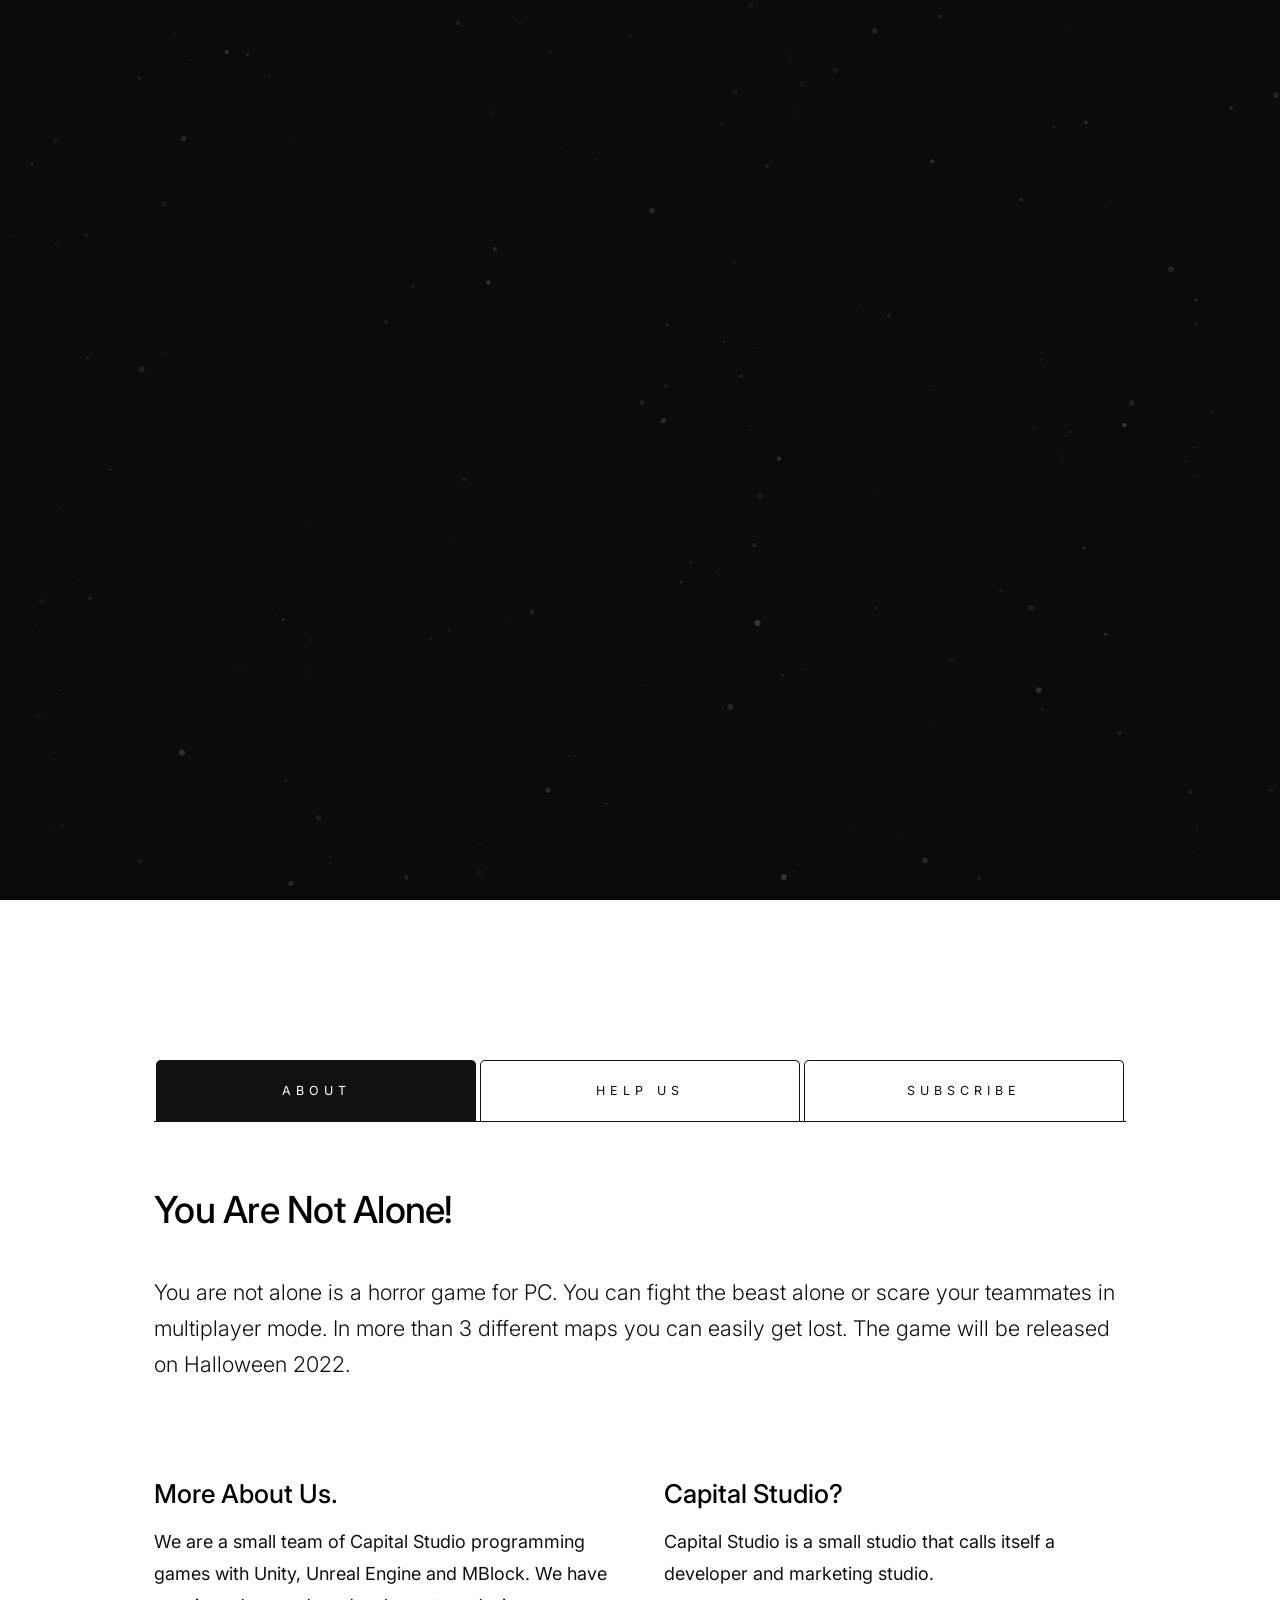
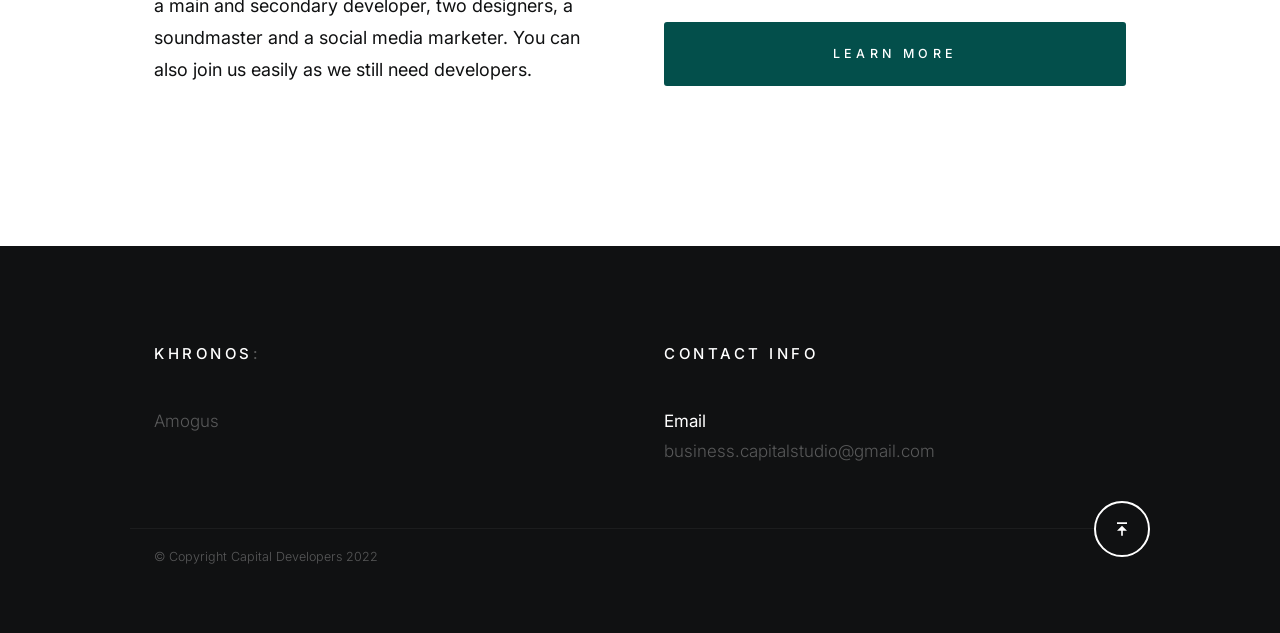
<file: index.html>
<!DOCTYPE html>
<html lang="en" class="no-js" >
<head>

    <!--- basic page needs
    ================================================== -->
    <meta charset="utf-8">
    <meta name="viewport" content="width=device-width, initial-scale=1">
    <title>Capital Developers</title>
    <meta property="og:title" content="Capital Developers - Get our new Horror Game" />
    <meta property="og:type" content="website" />
    <meta property="og:url" content="https://capital-development.github.io" />
    <meta property="og:image" content="https://cdn.pixabay.com/photo/2021/04/21/10/17/meme-6195988_960_720.png" />
    <meta property="og:description" content="Get our New Horror Game! It's for free" />
    <meta name="theme-color" content="#FF0000">

    <!-- Include this to make the og:image larger -->
    <meta name="twitter:card" content="summary_large_image">


    <script>
        document.documentElement.classList.remove('no-js');
        document.documentElement.classList.add('js');
    </script>

    <!-- CSS
    ================================================== -->
    <link rel="stylesheet" href="css/vendor.css">
    <link rel="stylesheet" href="css/styles.css">

    <!-- favicons
    ================================================== -->
    <link rel="apple-touch-icon" sizes="180x180" href="apple-touch-icon.png">
    <link rel="icon" type="image/png" sizes="32x32" href="favicon-32x32.png">
    <link rel="icon" type="image/png" sizes="16x16" href="favicon-16x16.png">
    <link rel="manifest" href="site.webmanifest">

</head>

<body id="top" class="theme-particles">


    <!-- preloader
    ================================================== -->
    <div id="preloader">
        <div id="loader"></div>
    </div>


    <!-- page wrap
    ================================================== -->
    <div class="s-pagewrap">


        <!-- # header
        ================================================== -->
        <header class="s-header">
            <div class="row s-header__content">

                <div class="s-header__logo">
                    <a class="logo" href="https://capital-studio.github.io" target="_blank">
                        <img src="images/logo.png" alt="Homepage">
                    </a>
                </div>
    


            </div> <!-- end s-header__content -->
        </header> <!-- end s-header -->


        <!-- # intro 
        ================================================== -->
        <section id="intro" class="s-intro">

            <div id="particles-js" class="s-intro__particles"></div>

            <div class="row s-intro__content">
                <div class="column lg-12">
                    
                    <div class="counter">
                        <div class="counter__time">
                            <span class="ss-days">365</span>
                            <span>days</span>
                        </div>
                        <div class="counter__time">
                            <span class="ss-hours">01</span>
                            <span>hours</span>
                        </div>
                        <div class="counter__time minutes">
                            <span class="ss-minutes">01</span>
                            <span>mins</span>
                        </div>
                        <div class="counter__time">
                            <span class="ss-seconds">55</span>
                            <span>secs</span>
                        </div>
                    </div>  <!-- end counter -->

                    <div class="s-intro__content-bottom">
                        <h1 class="s-intro__content-title">New Game is comming Soon</h1>
                        <p>
                            A new horror game is in development.
                        </p>
                    </div>

                </div>

                <div class="s-intro__scroll">
                    <p class="scroll-text">Scroll For More</p>
                    <a href="#info" class="smoothscroll">
                        <div class="mouse"></div>
                    </a>
                    <div class="end-top"></div>
                </div> <!-- end s-intro__scroll -->

            </div> <!-- intro__content -->

        </section> <!-- end s-intro -->


        <!-- # info
        ================================================== -->
        <section id="info" class="s-info">

            <div class="s-info__bg"></div>

            <div class="row">
                <div class="column lg-12">

                    <nav class="tab-nav">
                        <ul class="tab-nav__list"> 
                            <li class="active" data-id="tab-about">
                                <a href="#tab-about">
                                    About
                                </a>
                            </li>
                            <li>
                                <a href="#tab-services">
                                    Help Us
                                </a>
                            </li>
                            <li>
                                <a href="#tab-contact">
                                    Subscribe
                                </a>
                            </li>
                        </ul>
                    </nav> <!-- end tab-nav -->
        
                    <div class="tab-content">
        
                        <!-- 01 - tab about -->
                        <div id="tab-about" class='tab-content__item'>
        
                            <div class="row tab-content__item-header">
                                <div class="column">
                                    <h2>You Are Not Alone!</h2>
                                </div>
                            </div>
        
                            <div class="row">
                                <div class="column">
                                    <p class="lead">
                                        You are not alone is a horror game for PC. You can fight the beast alone or scare your teammates in multiplayer mode. In more than 3 different maps you can easily get lost.  The game will be released on Halloween 2022.
                                    </p>
        
                                    <p>
                                    </p>
        
                                    <div class="row">
                                        <div class="column lg-6 tab-12">
                                            <h4>More About Us.</h4>
                                            <p>
                                                We are a small team of Capital Studio programming games with Unity, Unreal Engine and MBlock. We have a main and secondary developer, two designers, a soundmaster and a social media marketer. You can also join us easily as we still need developers.
                                            </p>
                                        </div>
                                        <div class="column lg-6 tab-12">
                                            <h4>Capital Studio?</h4>
                                            <p>
                                                Capital Studio is a small studio that calls itself a developer and marketing studio. 
                                            </p>
                                            <a href="https://capital-studio.github.io" class="btn btn--primary u-fullwidth">Learn More</a>
                                        </div>
                                    </div>
                                </div>
                            </div>
                            
                        </div> <!-- end 01 - tab about -->
        
                        <!-- 02 - tab services -->
                        <div id="tab-services" class='tab-content__item'>
        
                            <div class="row tab-content__item-header">
                                <div class="column">
                                    <h2>We need your help!</h2>
                                </div>
                            </div>
        
                            <div class="row">
                                <div class="column">
                                    <p class="lead">
                                        We are a team of three developers who urgently need support. We are three students from Germany who do this project voluntarily, and therefore do not have so much time to develop. Please contact us if you feel like joining us.
                                    </p>
                                </div>
                            </div>
        
                            <div class="row services-list block-lg-one-half block-md-one-half block-tab-whole">
        
                    
                                <div class="column services-list__item">
                                    <div class="services-list__item-icon">
                                        <svg xmlns="http://www.w3.org/2000/svg" width="24" height="24" viewBox="0 0 24 24" style="fill:rgba(0, 0, 0, 1);transform:;-ms-filter:"><path d="M18.277,8C18.624,8.596,19.262,9,20,9c1.104,0,2-0.896,2-2s-0.896-2-2-2c-0.738,0-1.376,0.404-1.723,1H16V4 c0-0.553-0.447-1-1-1H9C8.448,3,8,3.447,8,4v2H5.723C5.376,5.404,4.738,5,4,5C2.896,5,2,5.896,2,7s0.896,2,2,2 c0.738,0,1.376-0.404,1.723-1H8v0.369C5.133,9.84,4.318,12.534,4.091,14H3c-0.552,0-1,0.447-1,1v4c0,0.553,0.448,1,1,1h4 c0.552,0,1-0.447,1-1v-4c0-0.553-0.448-1-1-1H6.123c0.197-0.959,0.718-2.406,2.085-3.418C8.391,10.829,8.669,11,9,11h6 c0.331,0,0.61-0.171,0.792-0.419c1.373,1.013,1.895,2.458,2.089,3.419H17c-0.553,0-1,0.447-1,1v4c0,0.553,0.447,1,1,1h4 c0.553,0,1-0.447,1-1v-4c0-0.553-0.447-1-1-1h-1.092C19.681,12.534,18.866,9.839,16,8.368V8H18.277z M6,18H4v-2h2V18z M20,18h-2v-2 h2V18z M14,9h-4V8V6V5h4V9z"></path></svg>
                                    </div>
                                    <div class="services-list__item-content">
                                        <h4 class="item-title">Designers</h4>
                                        <p>
                                            If you are good at creating simple 3d objects in Blender and Unity, you are perfect for this job. Here you can design simple things like furniture or other things.
                                        </p>
                                    </div>
                                </div>
                    
                                <div class="column services-list__item">
                                    <div class="services-list__item-icon">
                                        <svg xmlns="http://www.w3.org/2000/svg" width="24" height="24" viewBox="0 0 24 24" style="fill:rgba(0, 0, 0, 1);transform:;-ms-filter:"><path d="M19,3H5C3.897,3,3,3.897,3,5v14c0,1.103,0.897,2,2,2h14c1.103,0,2-0.897,2-2V5C21,3.897,20.103,3,19,3z M19,5l0.001,4H15h-2 H5V5H19z M5,11h8v8H5V11z M15,19v-8h4.001l0.001,8H15z"></path></svg>
                                    </div>
                                    <div class="services-list__item-content">
                                        <h4 class="item-title">Web Design</h4>
                                        <p>
                                            We need helpers to keep our website up to date. This includes programming in HTML, CSS, Javascript and PHP. It would also be an advantage if you know a bit about Github.
                                        </p>
                                    </div>
                                </div>
                    
                                <div class="column services-list__item">
                                    <div class="services-list__item-icon">
                                        <svg xmlns="http://www.w3.org/2000/svg" width="24" height="24" viewBox="0 0 24 24" style="fill:rgba(0, 0, 0, 1);transform:;-ms-filter:"><path d="M20,3H4C2.897,3,2,3.897,2,5v11c0,1.103,0.897,2,2,2h4l-1.8,2.4l1.6,1.2l2.7-3.6h3l2.7,3.6l1.6-1.2L16,18h4 c1.103,0,2-0.897,2-2V5C22,3.897,21.103,3,20,3z M4,16V5h16l0.001,11H4z"></path><path d="M6 12H10V14H6z"></path></svg>
                                    </div>
                                    <div class="services-list__item-content">
                                        <h4 class="item-title">Leadership</h4>
                                        <p>
                                            We urgently need support in the management of the team. So if you can manage well, just get in touch with us. 
                                        </p>
                                    </div>
                                </div>
                    

                    
                                <div class="column services-list__item">
                                    <div class="services-list__item-icon">
                                        <svg xmlns="http://www.w3.org/2000/svg" width="24" height="24" viewBox="0 0 24 24" style="fill:rgba(0, 0, 0, 1);transform:;-ms-filter:"><path d="M5,22h14c1.103,0,2-0.897,2-2V9c0-0.553-0.447-1-1-1h-3V7c0-2.757-2.243-5-5-5S7,4.243,7,7v1H4C3.447,8,3,8.447,3,9v11 C3,21.103,3.897,22,5,22z M9,7c0-1.654,1.346-3,3-3s3,1.346,3,3v1H9V7z M5,10h2v2h2v-2h6v2h2v-2h2l0.002,10H5V10z"></path></svg>
                                    </div>
                                    <div class="services-list__item-content">
                                        <h4 class="item-title">E-Commerce</h4>
                                        <p>
                                            We want to develop our own game store by the end of 2022. If you are good with online shopping you are perfect. You can be a simple Java developer or a manager.
                                        </p>
                                    </div>
                                </div>
                    
                            </div> <!-- end services-list -->
                            
                        </div> <!-- end 02 - tab services -->
        
                        <!-- 03 - tab contact -->
                        <div id="tab-contact" class="tab-content__item">
        
                            <div class="row tab-content__item-header">
                                <div class="column">
                                    <h2>Subscribe To Our Newsletter.</h2>
                                </div>
                            </div>
        
                            <div class="row">
                                <div class="column">
                                    
                                    <p class="lead">
                                        If you want to be informed when the game comes online, you can subscribe to the newsletter.
                                    </p>

                                    <p>
                                        We do not collect personal data to evaluate them. Your email address will be stored in a file that will be deleted after the game is published. We will not send you any promotional emails.
                                    </p>
                                    <form id="mc-form" class="mc-form" action="newsletter.php">
                                        <input type="email" name="EMAIL" id="mce-EMAIL" class="u-fullwidth text-center" placeholder="Email Address" title="The domain portion of the email address is invalid (the portion after the @)." pattern="^([^\x00-\x20\x22\x28\x29\x2c\x2e\x3a-\x3c\x3e\x40\x5b-\x5d\x7f-\xff]+|\x22([^\x0d\x22\x5c\x80-\xff]|\x5c[\x00-\x7f])*\x22)(\x2e([^\x00-\x20\x22\x28\x29\x2c\x2e\x3a-\x3c\x3e\x40\x5b-\x5d\x7f-\xff]+|\x22([^\x0d\x22\x5c\x80-\xff]|\x5c[\x00-\x7f])*\x22))*\x40([^\x00-\x20\x22\x28\x29\x2c\x2e\x3a-\x3c\x3e\x40\x5b-\x5d\x7f-\xff]+|\x5b([^\x0d\x5b-\x5d\x80-\xff]|\x5c[\x00-\x7f])*\x5d)(\x2e([^\x00-\x20\x22\x28\x29\x2c\x2e\x3a-\x3c\x3e\x40\x5b-\x5d\x7f-\xff]+|\x5b([^\x0d\x5b-\x5d\x80-\xff]|\x5c[\x00-\x7f])*\x5d))*(\.\w{2,})+$" required>
                                        <input type="submit" name="subscribe" value="Subscribe" class="btn--small btn--primary u-fullwidth">
                                        <!-- <div style="position: absolute; left: -5000px;" aria-hidden="true"><input type="text" name="b_cdb7b577e41181934ed6a6a44_9a91cfe7b3" tabindex="-1" value=""></div> -->
                                        <div class="mc-status"></div>
                                    </form>
        
                                </div>
                            </div>
                            
                        </div> <!-- end 03 - tab contact -->
        
                    </div> <!-- end tab content -->

                </div> <!-- end column -->
            </div> <!-- end row -->

        </section> <!-- end s-info -->


        <!-- # footer
        ================================================== -->
        <footer class="s-footer">

            <div class="row s-footer__top">

                <div class="column lg-6 stack-on-700 s-footer__block s-footer__info">

                    <h4 class="h6">Khronos<a href="https://twitch.tv/philehans">:</a></h4>
                    
                    <p class="desc">
                        Amogus
                    </p>


                </div> <!-- end s-footer__info -->

                <div class="column lg-6 stack-on-700 s-footer__block s-footer__contact">

                    <h4 class="h6">Contact Info</h4>

                    <div class="row">
                        <div class="column lg-6 stack-on-1000">
                            <p>
                            <strong>Email</strong> <br>
                            <a href="mailto:business.capitalstudio@gmail.com">business.capitalstudio@gmail.com</a>
                            </p>
                        </div>
                    </div>


                </div> <!-- end s-footer__contact -->

            </div> <!-- end s-footer__top -->

            <div class="row s-footer__bottom">
                <div class="column lg-12">
                    <div class="ss-copyright">
                        <span>© Copyright Capital Developers <span></span>2022</span> 
                    </div>
                </div>

                <div class="ss-go-top">
                    <a class="smoothscroll" title="Back to Top" href="#top">
                        <svg xmlns="http://www.w3.org/2000/svg" width="24" height="24" viewBox="0 0 24 24" style="fill:rgba(0, 0, 0, 1);transform:;-ms-filter:"><path d="M6 4H18V6H6zM11 14L11 20 13 20 13 14 18 14 12 8 6 14z"></path></svg>
                     </a>
                </div>
            </div> <!--end s-footer__bottom -->

        </footer> <!--end s-footer -->

    </div> <!-- end pagewrap -->


    <!-- Java Script
    ================================================== -->
    <script src="js/plugins.js"></script>
    <script src="js/main.js"></script>
    <script src="js/particles.min.js"></script>
    <script src="js/particle-settings.js"></script>

</body>
</html>
</file>
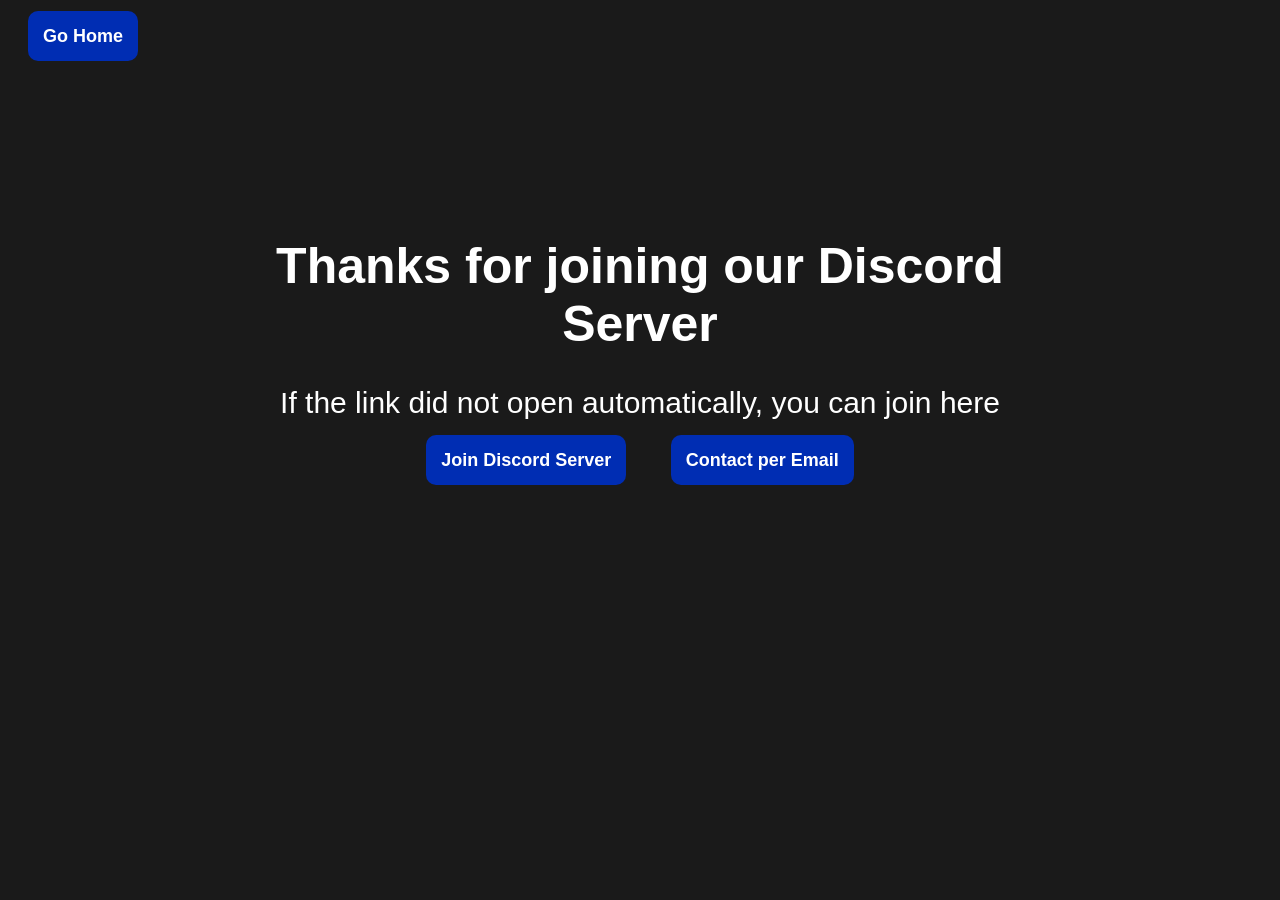
<file: discord/index.html>
<!DOCTYPE html>
<html lang="en">
<head>
    <meta charset="UTF-8">
    <meta http-equiv="X-UA-Compatible" content="IE=edge">
    <meta name="viewport" content="width=device-width, initial-scale=1.0">
    <meta http-equiv="refresh" content="10; URL=https://discord.gg/rbCSVn9Ume">
    <title>Join our Discord Server</title>
    <script>
        window.open("https://discord.gg/rbCSVn9Ume");
    </script>
    <style>
        body {
            font-family: -apple-system, BlinkMacSystemFont, 'Segoe UI', Roboto, Oxygen, Ubuntu, Cantarell, 'Open Sans', 'Helvetica Neue', sans-serif;
            background: #1a1a1a;
            color: white;
        }
        .btn {
            text-decoration: none;
            color: white;
            padding: 15px;
            background: #002db3;
            border-radius: 10px;
            margin: 20px;
            font-size:large;
            font-weight:600;
            margin: 20px;
        }
        .text {
            margin: 15%;
            text-align: center;
        }
        h1 {
            font-size: 50px;
        }
        p {
            font-size: 30px;
        }
    </style>
</head>
<body>
    <br>
    <a href="https://capital-development.github.io" class="btn">Go Home</a>
    <div class="text">
        <h1>Thanks for joining our Discord Server</h1>
        <p>If the link did not open automatically, you can join here</p>
        <a href="https://discord.gg/rbCSVn9Ume" class="btn">Join Discord Server</a>
        <a href="mailto:business.capitalstudio@gmail.com" class="btn">Contact per Email</a>
    </div>
</body>
</html>
</file>
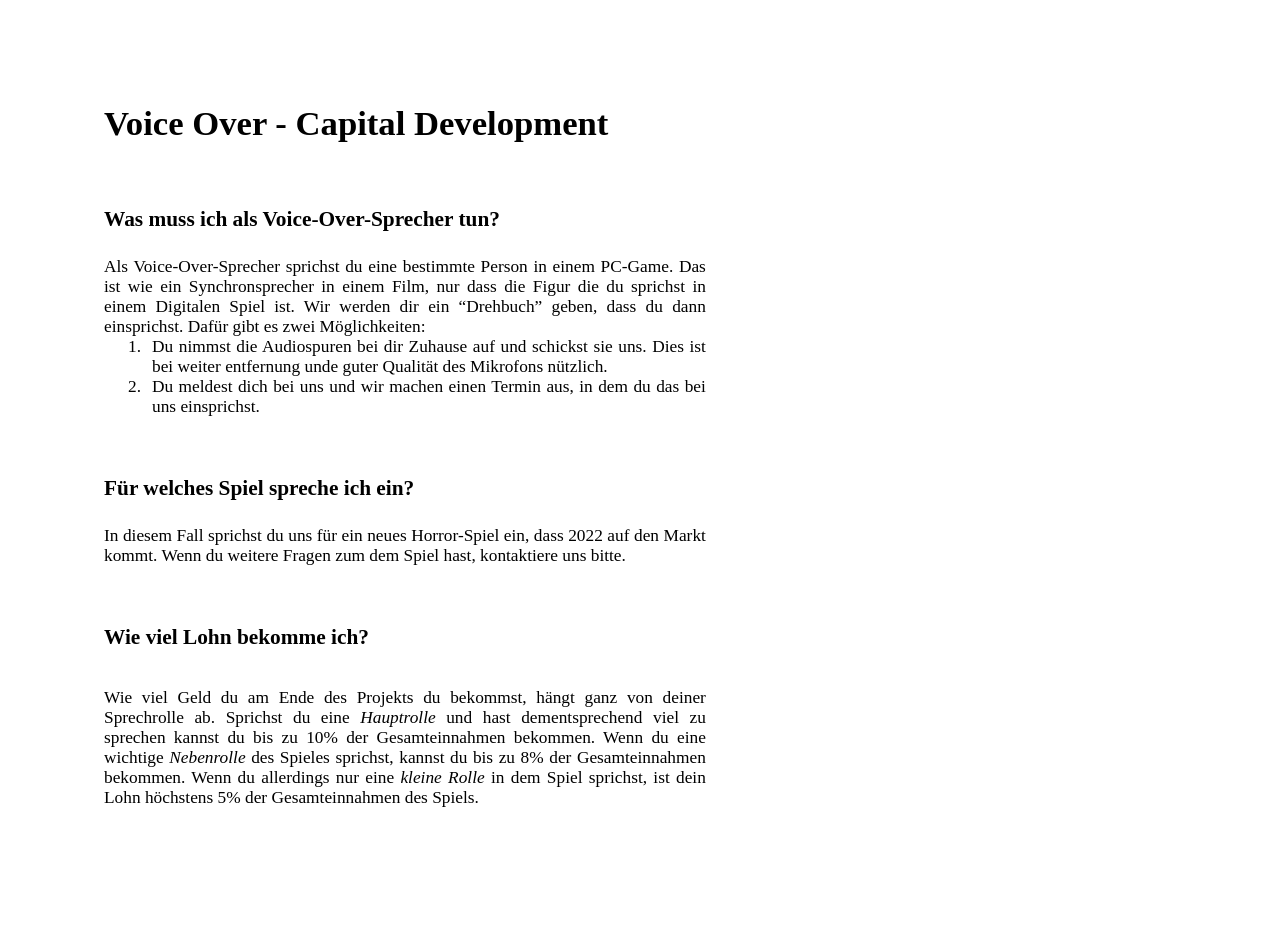
<file: voiceover/index.html>
<html><head><meta content="text/html; charset=UTF-8" http-equiv="content-type"><style type="text/css">@import url('https://themes.googleusercontent.com/fonts/css?kit=PFwjf3aDdAQPvNKUrT3U7z5cRDKMIJd1DHunWiRJNPx7QBiG70lMp4QNuOpzjoy2');ol.lst-kix_zg1u1oaxzaxi-2.start{counter-reset:lst-ctn-kix_zg1u1oaxzaxi-2 0}.lst-kix_zg1u1oaxzaxi-6>li:before{content:"" counter(lst-ctn-kix_zg1u1oaxzaxi-6,decimal) ". "}ol.lst-kix_zg1u1oaxzaxi-0{list-style-type:none}.lst-kix_zg1u1oaxzaxi-5>li:before{content:"" counter(lst-ctn-kix_zg1u1oaxzaxi-5,lower-roman) ". "}.lst-kix_zg1u1oaxzaxi-7>li:before{content:"" counter(lst-ctn-kix_zg1u1oaxzaxi-7,lower-latin) ". "}.lst-kix_zg1u1oaxzaxi-8>li{counter-increment:lst-ctn-kix_zg1u1oaxzaxi-8}.lst-kix_zg1u1oaxzaxi-5>li{counter-increment:lst-ctn-kix_zg1u1oaxzaxi-5}ol.lst-kix_zg1u1oaxzaxi-7.start{counter-reset:lst-ctn-kix_zg1u1oaxzaxi-7 0}ol.lst-kix_zg1u1oaxzaxi-6{list-style-type:none}ol.lst-kix_zg1u1oaxzaxi-5{list-style-type:none}ol.lst-kix_zg1u1oaxzaxi-4.start{counter-reset:lst-ctn-kix_zg1u1oaxzaxi-4 0}ol.lst-kix_zg1u1oaxzaxi-8{list-style-type:none}ol.lst-kix_zg1u1oaxzaxi-7{list-style-type:none}ol.lst-kix_zg1u1oaxzaxi-2{list-style-type:none}.lst-kix_zg1u1oaxzaxi-8>li:before{content:"" counter(lst-ctn-kix_zg1u1oaxzaxi-8,lower-roman) ". "}ol.lst-kix_zg1u1oaxzaxi-1{list-style-type:none}.lst-kix_zg1u1oaxzaxi-2>li{counter-increment:lst-ctn-kix_zg1u1oaxzaxi-2}ol.lst-kix_zg1u1oaxzaxi-4{list-style-type:none}ol.lst-kix_zg1u1oaxzaxi-3{list-style-type:none}ol.lst-kix_zg1u1oaxzaxi-3.start{counter-reset:lst-ctn-kix_zg1u1oaxzaxi-3 0}.lst-kix_zg1u1oaxzaxi-3>li{counter-increment:lst-ctn-kix_zg1u1oaxzaxi-3}.lst-kix_zg1u1oaxzaxi-0>li{counter-increment:lst-ctn-kix_zg1u1oaxzaxi-0}.lst-kix_zg1u1oaxzaxi-6>li{counter-increment:lst-ctn-kix_zg1u1oaxzaxi-6}.lst-kix_zg1u1oaxzaxi-2>li:before{content:"" counter(lst-ctn-kix_zg1u1oaxzaxi-2,lower-roman) ". "}.lst-kix_zg1u1oaxzaxi-3>li:before{content:"" counter(lst-ctn-kix_zg1u1oaxzaxi-3,decimal) ". "}ol.lst-kix_zg1u1oaxzaxi-5.start{counter-reset:lst-ctn-kix_zg1u1oaxzaxi-5 0}.lst-kix_zg1u1oaxzaxi-4>li:before{content:"" counter(lst-ctn-kix_zg1u1oaxzaxi-4,lower-latin) ". "}li.li-bullet-0:before{margin-left:-18pt;white-space:nowrap;display:inline-block;min-width:18pt}ol.lst-kix_zg1u1oaxzaxi-1.start{counter-reset:lst-ctn-kix_zg1u1oaxzaxi-1 0}ol.lst-kix_zg1u1oaxzaxi-6.start{counter-reset:lst-ctn-kix_zg1u1oaxzaxi-6 0}.lst-kix_zg1u1oaxzaxi-1>li{counter-increment:lst-ctn-kix_zg1u1oaxzaxi-1}ol.lst-kix_zg1u1oaxzaxi-0.start{counter-reset:lst-ctn-kix_zg1u1oaxzaxi-0 0}.lst-kix_zg1u1oaxzaxi-7>li{counter-increment:lst-ctn-kix_zg1u1oaxzaxi-7}.lst-kix_zg1u1oaxzaxi-1>li:before{content:"" counter(lst-ctn-kix_zg1u1oaxzaxi-1,lower-latin) ". "}.lst-kix_zg1u1oaxzaxi-4>li{counter-increment:lst-ctn-kix_zg1u1oaxzaxi-4}.lst-kix_zg1u1oaxzaxi-0>li:before{content:"" counter(lst-ctn-kix_zg1u1oaxzaxi-0,decimal) ". "}ol.lst-kix_zg1u1oaxzaxi-8.start{counter-reset:lst-ctn-kix_zg1u1oaxzaxi-8 0}ol{margin:0;padding:0}table td,table th{padding:0}.c0{margin-left:36pt;padding-top:0pt;padding-left:0pt;padding-bottom:0pt;line-height:1.15;orphans:2;widows:2;text-align:justify}.c11{color:#000000;font-weight:700;text-decoration:none;vertical-align:baseline;font-size:26pt;font-family:"Libre Franklin";font-style:normal}.c6{color:#000000;font-weight:700;text-decoration:none;vertical-align:baseline;font-size:16pt;font-family:"Libre Franklin";font-style:normal}.c3{padding-top:0pt;padding-bottom:3pt;line-height:1.15;page-break-after:avoid;orphans:2;widows:2;text-align:left}.c5{padding-top:18pt;padding-bottom:6pt;line-height:1.15;page-break-after:avoid;orphans:2;widows:2;text-align:justify}.c4{color:#000000;font-weight:400;text-decoration:none;vertical-align:baseline;font-size:13pt;font-family:"Libre Franklin";font-style:normal}.c2{padding-top:0pt;padding-bottom:0pt;line-height:1.15;orphans:2;widows:2;text-align:left;height:13pt}.c7{padding-top:0pt;padding-bottom:0pt;line-height:1.15;orphans:2;widows:2;text-align:justify}.c9{padding-top:10pt;padding-bottom:0pt;line-height:1.15;orphans:2;widows:2;text-align:justify}.c10{background-color:#ffffff;max-width:451.4pt;padding:72pt 72pt 72pt 72pt}.c12{padding:0;margin:0}.c1{font-style:italic}.c8{height:13pt}.title{padding-top:0pt;color:#000000;font-size:26pt;padding-bottom:3pt;font-family:"Libre Franklin";line-height:1.15;page-break-after:avoid;orphans:2;widows:2;text-align:left}.subtitle{padding-top:0pt;color:#666666;font-size:15pt;padding-bottom:16pt;font-family:"Arial";line-height:1.15;page-break-after:avoid;orphans:2;widows:2;text-align:left}li{color:#000000;font-size:13pt;font-family:"Libre Franklin"}p{margin:0;color:#000000;font-size:13pt;font-family:"Libre Franklin"}h1{padding-top:20pt;color:#000000;font-size:20pt;padding-bottom:6pt;font-family:"Libre Franklin";line-height:1.15;page-break-after:avoid;orphans:2;widows:2;text-align:left}h2{padding-top:18pt;color:#000000;font-size:16pt;padding-bottom:6pt;font-family:"Libre Franklin";line-height:1.15;page-break-after:avoid;orphans:2;widows:2;text-align:justify}h3{padding-top:16pt;color:#434343;font-size:14pt;padding-bottom:4pt;font-family:"Libre Franklin";line-height:1.15;page-break-after:avoid;orphans:2;widows:2;text-align:left}h4{padding-top:14pt;color:#666666;font-size:12pt;padding-bottom:4pt;font-family:"Libre Franklin";line-height:1.15;page-break-after:avoid;orphans:2;widows:2;text-align:left}h5{padding-top:12pt;color:#666666;font-size:11pt;padding-bottom:4pt;font-family:"Libre Franklin";line-height:1.15;page-break-after:avoid;orphans:2;widows:2;text-align:left}h6{padding-top:12pt;color:#666666;font-size:11pt;padding-bottom:4pt;font-family:"Libre Franklin";line-height:1.15;page-break-after:avoid;font-style:italic;orphans:2;widows:2;text-align:left}</style></head><body class="c10"><p class="c3 title" id="h.twwhp8bt4dfq"><span class="c11">Voice Over - Capital Development</span></p><p class="c2"><span class="c4"></span></p><h2 class="c5" id="h.2u0mh4os2ab2"><span class="c6">Was muss ich als Voice-Over-Sprecher tun?</span></h2><p class="c7"><span class="c4">Als Voice-Over-Sprecher sprichst du eine bestimmte Person in einem PC-Game. Das ist wie ein Synchronsprecher in einem Film, nur dass die Figur die du sprichst in einem Digitalen Spiel ist. Wir werden dir ein &ldquo;Drehbuch&rdquo; geben, dass du dann einsprichst. Daf&uuml;r gibt es zwei M&ouml;glichkeiten: </span></p><ol class="c12 lst-kix_zg1u1oaxzaxi-0 start" start="1"><li class="c0 li-bullet-0"><span class="c4">Du nimmst die Audiospuren bei dir Zuhause auf und schickst sie uns. Dies ist bei weiter entfernung unde guter Qualit&auml;t des Mikrofons n&uuml;tzlich. </span></li><li class="c0 li-bullet-0"><span class="c4">Du meldest dich bei uns und wir machen einen Termin aus, in dem du das bei uns einsprichst. </span></li></ol><p class="c7 c8"><span class="c4"></span></p><h2 class="c5" id="h.te5dhvalty4z"><span class="c6">F&uuml;r welches Spiel spreche ich ein?</span></h2><p class="c7"><span class="c4">In diesem Fall sprichst du uns f&uuml;r ein neues Horror-Spiel ein, dass 2022 auf den Markt kommt. Wenn du weitere Fragen zum dem Spiel hast, kontaktiere uns bitte.</span></p><p class="c7 c8"><span class="c4"></span></p><h2 class="c5" id="h.j9ga3waqt0qj"><span class="c6">Wie viel Lohn bekomme ich?</span></h2><p class="c9"><span>Wie viel Geld du am Ende des Projekts du bekommst, h&auml;ngt ganz von deiner Sprechrolle ab. Sprichst du eine </span><span class="c1">Hauptrolle</span><span>&nbsp;und hast dementsprechend viel zu sprechen kannst du bis zu 10% der Gesamteinnahmen bekommen. Wenn du eine wichtige </span><span class="c1">Nebenrolle </span><span>des Spieles sprichst, kannst du bis zu 8% der Gesamteinnahmen bekommen. Wenn du allerdings nur eine </span><span class="c1">kleine Rolle</span><span>&nbsp;in dem Spiel sprichst, ist dein Lohn h&ouml;chstens 5% der Gesamteinnahmen des Spiels.</span></p><p class="c2"><span class="c4"></span></p><p class="c2"><span class="c4"></span></p></body></html>
</file>
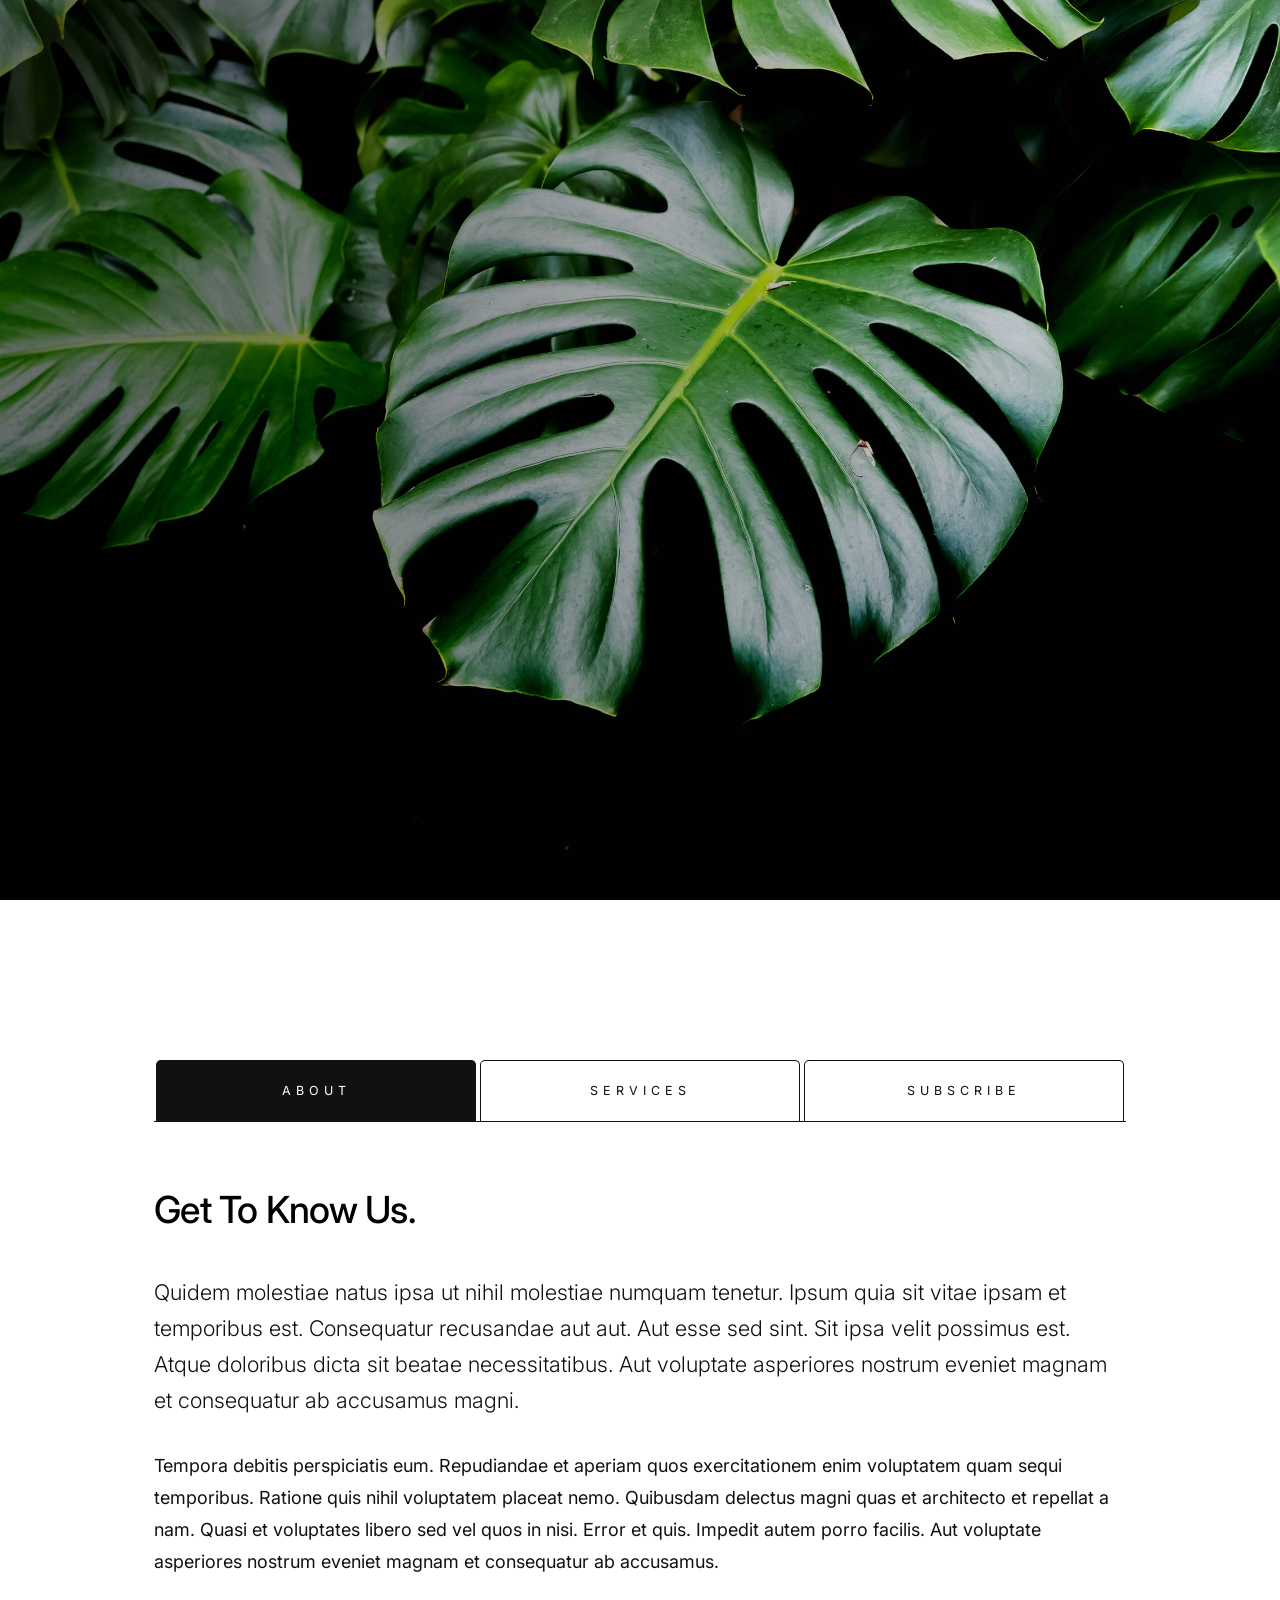
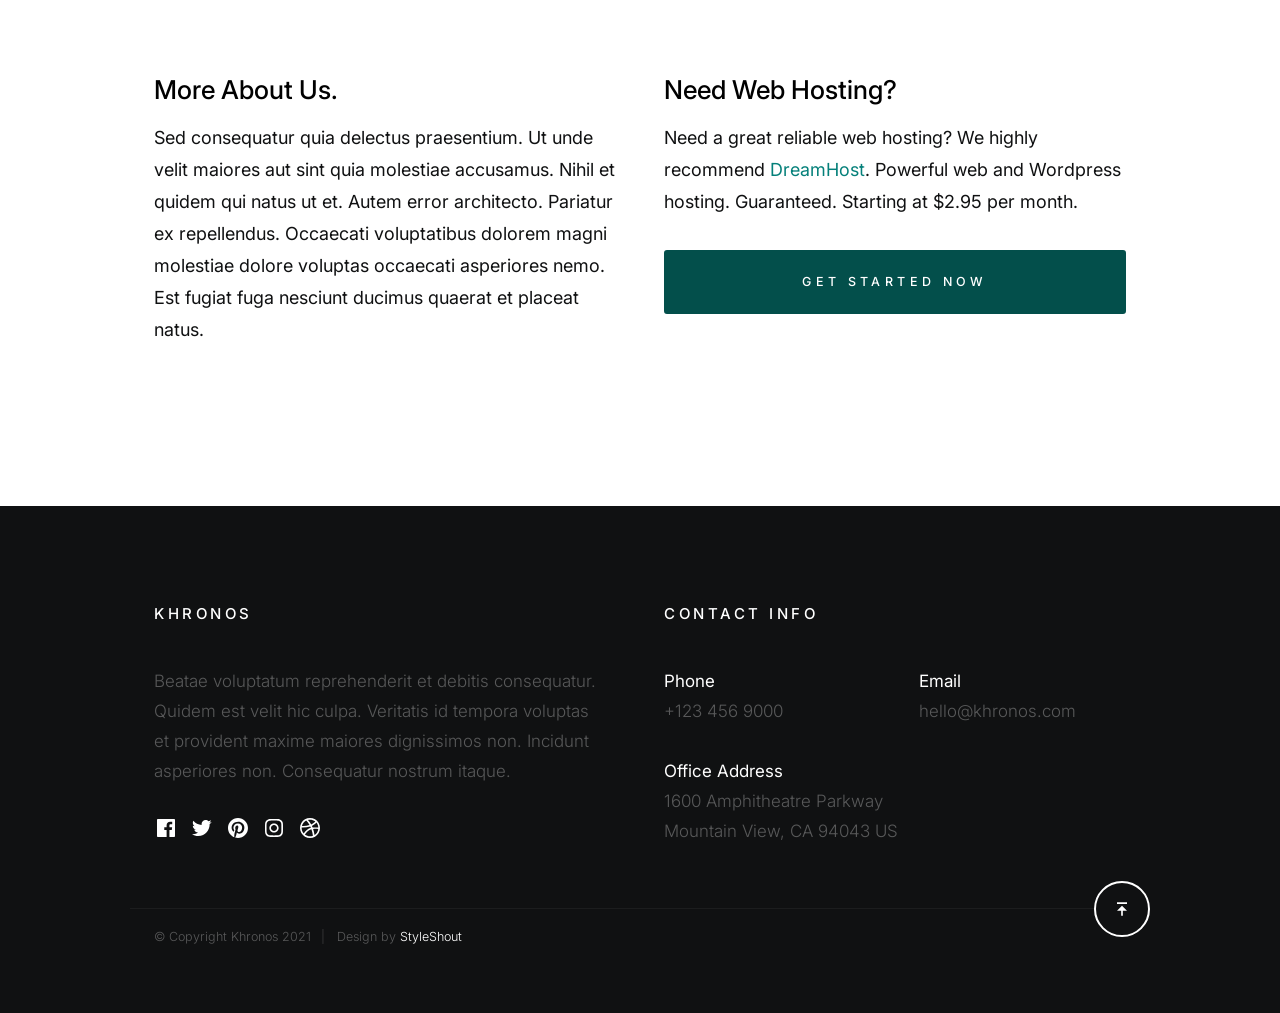
<file: index-slides.html>
<!DOCTYPE html>
<html lang="en" class="no-js" >
<head>

    <!--- basic page needs
    ================================================== -->
    <meta charset="utf-8">
    <meta name="viewport" content="width=device-width, initial-scale=1">
    <title>Khronos 2.0 - Slides</title>

    <script>
        document.documentElement.classList.remove('no-js');
        document.documentElement.classList.add('js');
    </script>

    <!-- CSS
    ================================================== -->
    <link rel="stylesheet" href="css/vendor.css">
    <link rel="stylesheet" href="css/styles.css">

    <!-- favicons
    ================================================== -->
    <link rel="apple-touch-icon" sizes="180x180" href="apple-touch-icon.png">
    <link rel="icon" type="image/png" sizes="32x32" href="favicon-32x32.png">
    <link rel="icon" type="image/png" sizes="16x16" href="favicon-16x16.png">
    <link rel="manifest" href="site.webmanifest">

</head>

<body id="top" class="theme-slides">


    <!-- preloader
    ================================================== -->
    <div id="preloader">
        <div id="loader"></div>
    </div>


    <!-- page wrap
    ================================================== -->
    <div class="s-pagewrap">


        <!-- # header
        ================================================== -->
        <header class="s-header">
            <div class="row s-header__content">

                <div class="s-header__logo">
                    <a class="logo" href="index-slides.html">
                        <img src="images/logo.png" alt="Homepage">
                    </a>
                </div>
    
                <ul class="s-header__social">
                    <li>
                        <a href="">
                            <svg xmlns="http://www.w3.org/2000/svg" width="24" height="24" viewBox="0 0 24 24" style="fill:rgba(0, 0, 0, 1);transform:;-ms-filter:"><path d="M20,3H4C3.447,3,3,3.448,3,4v16c0,0.552,0.447,1,1,1h8.615v-6.96h-2.338v-2.725h2.338v-2c0-2.325,1.42-3.592,3.5-3.592 c0.699-0.002,1.399,0.034,2.095,0.107v2.42h-1.435c-1.128,0-1.348,0.538-1.348,1.325v1.735h2.697l-0.35,2.725h-2.348V21H20 c0.553,0,1-0.448,1-1V4C21,3.448,20.553,3,20,3z"></path></svg>
                            <span class="screen-reader-text">Facebook</span>
                        </a>
                    </li>
                    <li>
                        <a href="">
                            <svg xmlns="http://www.w3.org/2000/svg" width="24" height="24" viewBox="0 0 24 24" style="fill:rgba(0, 0, 0, 1);transform:;-ms-filter:"><path d="M19.633,7.997c0.013,0.175,0.013,0.349,0.013,0.523c0,5.325-4.053,11.461-11.46,11.461c-2.282,0-4.402-0.661-6.186-1.809 c0.324,0.037,0.636,0.05,0.973,0.05c1.883,0,3.616-0.636,5.001-1.721c-1.771-0.037-3.255-1.197-3.767-2.793 c0.249,0.037,0.499,0.062,0.761,0.062c0.361,0,0.724-0.05,1.061-0.137c-1.847-0.374-3.23-1.995-3.23-3.953v-0.05 c0.537,0.299,1.16,0.486,1.82,0.511C3.534,9.419,2.823,8.184,2.823,6.787c0-0.748,0.199-1.434,0.548-2.032 c1.983,2.443,4.964,4.04,8.306,4.215c-0.062-0.3-0.1-0.611-0.1-0.923c0-2.22,1.796-4.028,4.028-4.028 c1.16,0,2.207,0.486,2.943,1.272c0.91-0.175,1.782-0.512,2.556-0.973c-0.299,0.935-0.936,1.721-1.771,2.22 c0.811-0.088,1.597-0.312,2.319-0.624C21.104,6.712,20.419,7.423,19.633,7.997z"></path></svg>
                            <span class="screen-reader-text">Twitter</span>
                        </a>
                    </li>
                    <li>
                        <a href="">
                            <svg xmlns="http://www.w3.org/2000/svg" width="24" height="24" viewBox="0 0 24 24" style="fill:rgba(0, 0, 0, 1);transform:;-ms-filter:"><path d="M-111.052-244.992c-5.518,0-9.99,4.473-9.99,9.99c0,4.232,2.633,7.85,6.35,9.306 c-0.088-0.79-0.166-2.006,0.034-2.868c0.182-0.78,1.172-4.966,1.172-4.966s-0.299-0.599-0.299-1.484 c0-1.388,0.805-2.425,1.808-2.425c0.853,0,1.264,0.64,1.264,1.407c0,0.858-0.546,2.139-0.827,3.327 c-0.235,0.994,0.499,1.805,1.479,1.805c1.775,0,3.141-1.872,3.141-4.575c0-2.392-1.719-4.064-4.173-4.064 c-2.843,0-4.512,2.132-4.512,4.335c0,0.858,0.331,1.779,0.744,2.28c0.081,0.099,0.093,0.185,0.069,0.286 c-0.076,0.315-0.245,0.994-0.277,1.133c-0.044,0.183-0.145,0.222-0.335,0.134c-1.247-0.581-2.027-2.405-2.027-3.871 c0-3.151,2.289-6.045,6.601-6.045c3.466,0,6.159,2.469,6.159,5.77c0,3.444-2.171,6.213-5.184,6.213 c-1.013,0-1.964-0.525-2.29-1.146c0,0-0.501,1.907-0.623,2.374c-0.225,0.868-0.834,1.956-1.241,2.62 c0.935,0.289,1.928,0.445,2.958,0.445c5.517,0,9.99-4.473,9.99-9.99S-105.535-244.992-111.052-244.992" transform="translate(123.042 246.992)"></path></svg>
                            <span class="screen-reader-text">Pinterest</span>
                        </a>
                    </li>
                    <li>
                        <a href="">
                            <svg xmlns="http://www.w3.org/2000/svg" width="24" height="24" viewBox="0 0 24 24" style="fill:rgba(0, 0, 0, 1);transform:;-ms-filter:"><path d="M11.999,7.377c-2.554,0-4.623,2.07-4.623,4.623c0,2.554,2.069,4.624,4.623,4.624c2.552,0,4.623-2.07,4.623-4.624 C16.622,9.447,14.551,7.377,11.999,7.377L11.999,7.377z M11.999,15.004c-1.659,0-3.004-1.345-3.004-3.003 c0-1.659,1.345-3.003,3.004-3.003s3.002,1.344,3.002,3.003C15.001,13.659,13.658,15.004,11.999,15.004L11.999,15.004z"></path><circle cx="16.806" cy="7.207" r="1.078"></circle><path d="M20.533,6.111c-0.469-1.209-1.424-2.165-2.633-2.632c-0.699-0.263-1.438-0.404-2.186-0.42 c-0.963-0.042-1.268-0.054-3.71-0.054s-2.755,0-3.71,0.054C7.548,3.074,6.809,3.215,6.11,3.479C4.9,3.946,3.945,4.902,3.477,6.111 c-0.263,0.7-0.404,1.438-0.419,2.186c-0.043,0.962-0.056,1.267-0.056,3.71c0,2.442,0,2.753,0.056,3.71 c0.015,0.748,0.156,1.486,0.419,2.187c0.469,1.208,1.424,2.164,2.634,2.632c0.696,0.272,1.435,0.426,2.185,0.45 c0.963,0.042,1.268,0.055,3.71,0.055s2.755,0,3.71-0.055c0.747-0.015,1.486-0.157,2.186-0.419c1.209-0.469,2.164-1.424,2.633-2.633 c0.263-0.7,0.404-1.438,0.419-2.186c0.043-0.962,0.056-1.267,0.056-3.71s0-2.753-0.056-3.71C20.941,7.57,20.801,6.819,20.533,6.111z M19.315,15.643c-0.007,0.576-0.111,1.147-0.311,1.688c-0.305,0.787-0.926,1.409-1.712,1.711c-0.535,0.199-1.099,0.303-1.67,0.311 c-0.95,0.044-1.218,0.055-3.654,0.055c-2.438,0-2.687,0-3.655-0.055c-0.569-0.007-1.135-0.112-1.669-0.311 c-0.789-0.301-1.414-0.923-1.719-1.711c-0.196-0.534-0.302-1.099-0.311-1.669c-0.043-0.95-0.053-1.218-0.053-3.654 c0-2.437,0-2.686,0.053-3.655c0.007-0.576,0.111-1.146,0.311-1.687c0.305-0.789,0.93-1.41,1.719-1.712 c0.534-0.198,1.1-0.303,1.669-0.311c0.951-0.043,1.218-0.055,3.655-0.055c2.437,0,2.687,0,3.654,0.055 c0.571,0.007,1.135,0.112,1.67,0.311c0.786,0.303,1.407,0.925,1.712,1.712c0.196,0.534,0.302,1.099,0.311,1.669 c0.043,0.951,0.054,1.218,0.054,3.655c0,2.436,0,2.698-0.043,3.654H19.315z"></path></svg>
                            <span class="screen-reader-text">Instagram</span>
                        </a>
                    </li>
                    <li>
                        <a href="">
                            <svg xmlns="http://www.w3.org/2000/svg" width="24" height="24" viewBox="0 0 24 24" style="fill:rgba(0, 0, 0, 1);transform:;-ms-filter:"><path d="M20.66,6.98c-0.894-1.533-2.107-2.747-3.641-3.64C15.486,2.447,13.813,2,12,2S8.514,2.447,6.98,3.34 C5.447,4.233,4.233,5.447,3.34,6.98S2,10.187,2,12s0.446,3.487,1.34,5.02c0.894,1.534,2.107,2.747,3.641,3.64 C8.514,21.553,10.187,22,12,22s3.486-0.447,5.02-1.34c1.533-0.893,2.747-2.106,3.641-3.64C21.554,15.487,22,13.813,22,12 S21.554,8.513,20.66,6.98z M12,3.66c2,0,3.772,0.64,5.32,1.919c-0.92,1.174-2.286,2.14-4.1,2.9c-1.002-1.813-2.088-3.327-3.261-4.54 C10.641,3.753,11.319,3.66,12,3.66z M5.51,6.8c0.754-0.947,1.656-1.686,2.711-2.22c1.212,1.201,2.325,2.7,3.34,4.5 c-2,0.6-4.114,0.9-6.341,0.9c-0.573,0-1.006-0.013-1.3-0.04C4.227,8.793,4.757,7.747,5.51,6.8z M3.66,12 c0-0.054,0.003-0.12,0.01-0.2c0.007-0.08,0.01-0.146,0.01-0.2c0.254,0.014,0.641,0.02,1.161,0.02c2.666,0,5.146-0.367,7.439-1.1 c0.187,0.373,0.381,0.793,0.58,1.26c-1.32,0.293-2.674,1.006-4.061,2.14S6.4,16.247,5.76,17.5C4.36,15.913,3.66,14.08,3.66,12z M12,20.34c-1.894,0-3.594-0.587-5.101-1.759C7.5,17.394,8.423,16.259,9.67,15.18c1.246-1.08,2.483-1.753,3.71-2.02 c0.772,2.133,1.293,4.339,1.56,6.62C13.966,20.153,12.986,20.34,12,20.34z M19.08,16.38c-0.666,1.066-1.526,1.94-2.58,2.621 c-0.24-2.08-0.7-4.107-1.379-6.081c0.932-0.066,1.765-0.1,2.5-0.1c0.799,0,1.686,0.034,2.659,0.1 C20.146,14.16,19.746,15.313,19.08,16.38z M17.84,11.38c-1.16,0-2.233,0.047-3.22,0.14c-0.254-0.653-0.48-1.193-0.68-1.62 c2.066-0.906,3.532-2.006,4.399-3.3c1.2,1.414,1.854,3.027,1.96,4.84C19.487,11.4,18.667,11.38,17.84,11.38z"></path></svg>
                            <span class="screen-reader-text">Dribbble</span>
                        </a>
                    </li>
                </ul>

            </div> <!-- end s-header__content -->
        </header> <!-- end s-header -->


        <!-- # intro 
        ================================================== -->
        <section id="intro" class="s-intro">

            <div class="s-intro__slider swiper-container">
                <div class="swiper-wrapper">
                    <div class="s-intro__slide swiper-slide bg-opacity-10" style="background-image: url(images/slides/slide-01.jpg);"></div>
                    <div class="s-intro__slide swiper-slide bg-opacity-40" style="background-image: url(images/slides/slide-02.jpg);"></div>
                    <div class="s-intro__slide swiper-slide bg-opacity-40" style="background-image: url(images/slides/slide-03.jpg);"></div>
                </div>
            </div>

            <div class="row s-intro__content">
                <div class="column lg-12">
                    
                    <div class="counter">
                        <div class="counter__time">
                            <span class="ss-days">365</span>
                            <span>days</span>
                        </div>
                        <div class="counter__time">
                            <span class="ss-hours">01</span>
                            <span>hours</span>
                        </div>
                        <div class="counter__time minutes">
                            <span class="ss-minutes">01</span>
                            <span>mins</span>
                        </div>
                        <div class="counter__time">
                            <span class="ss-seconds">55</span>
                            <span>secs</span>
                        </div>
                    </div>  <!-- end counter -->

                    <div class="s-intro__content-bottom">
                        <h1 class="s-intro__content-title">Our site is launching soon.</h1>
                        <p>
                        Khronos is a modern and stylish free html website <br>
                        template created for launching your future awesome <br>
                        products and services. 
                        </p>
                    </div>

                </div>

                <div class="s-intro__scroll">
                    <p class="scroll-text">Scroll For More</p>
                    <a href="#info" class="smoothscroll">
                        <div class="mouse"></div>
                    </a>
                    <div class="end-top"></div>
                </div> <!-- end s-intro__scroll -->

            </div> <!-- intro__content -->

        </section> <!-- end s-intro -->


        <!-- # info
        ================================================== -->
        <section id="info" class="s-info">

            <div class="s-info__bg"></div>

            <div class="row">
                <div class="column lg-12">

                    <nav class="tab-nav">
                        <ul class="tab-nav__list"> 
                            <li class="active" data-id="tab-about">
                                <a href="#tab-about">
                                    About
                                </a>
                            </li>
                            <li>
                                <a href="#tab-services">
                                    Services
                                </a>
                            </li>
                            <li>
                                <a href="#tab-contact">
                                    Subscribe
                                </a>
                            </li>
                        </ul>
                    </nav> <!-- end tab-nav -->
        
                    <div class="tab-content">
        
                        <!-- 01 - tab about -->
                        <div id="tab-about" class='tab-content__item'>
        
                            <div class="row tab-content__item-header">
                                <div class="column">
                                    <h2>Get To Know Us.</h2>
                                </div>
                            </div>
        
                            <div class="row">
                                <div class="column">
                                    <p class="lead">
                                    Quidem molestiae natus ipsa ut nihil molestiae numquam tenetur. Ipsum quia 
                                    sit vitae ipsam et temporibus est. Consequatur recusandae aut aut. Aut esse 
                                    sed sint. Sit ipsa velit possimus est. Atque doloribus dicta sit beatae 
                                    necessitatibus. Aut voluptate asperiores nostrum eveniet magnam et consequatur 
                                    ab accusamus magni.
                                    </p>
        
                                    <p>
                                    Tempora debitis perspiciatis eum. Repudiandae et aperiam quos exercitationem 
                                    enim voluptatem quam sequi temporibus. Ratione quis nihil voluptatem placeat 
                                    nemo. Quibusdam delectus magni quas et architecto et repellat a nam.
                                    Quasi et voluptates libero sed vel quos in nisi. Error et quis. Impedit autem 
                                    porro facilis. Aut voluptate asperiores nostrum eveniet magnam et consequatur 
                                    ab accusamus.
                                    </p>
        
                                    <div class="row">
                                        <div class="column lg-6 tab-12">
                                            <h4>More About Us.</h4>
                                            <p>
                                            Sed consequatur quia delectus praesentium. Ut unde velit maiores aut sint 
                                            quia molestiae accusamus. Nihil et quidem qui natus ut et. Autem error 
                                            architecto. Pariatur ex repellendus. Occaecati voluptatibus dolorem magni 
                                            molestiae dolore voluptas occaecati asperiores nemo. Est fugiat fuga nesciunt 
                                            ducimus quaerat et placeat natus.
                                            </p>
                                        </div>
                                        <div class="column lg-6 tab-12">
                                            <h4>Need Web Hosting?</h4>
                                            <p>
                                            Need a great reliable web hosting?
                                            We highly recommend <a href="https://www.dreamhost.com/r.cgi?287326">DreamHost</a>.
                                            Powerful web and Wordpress hosting. Guaranteed. Starting at $2.95 per month.
                                            </p>
                                            <a href="https://www.dreamhost.com/r.cgi?287326" class="btn btn--primary u-fullwidth">Get Started Now</a>
                                        </div>
                                    </div>
                                </div>
                            </div>
                            
                        </div> <!-- end 01 - tab about -->
        
                        <!-- 02 - tab services -->
                        <div id="tab-services" class='tab-content__item'>
        
                            <div class="row tab-content__item-header">
                                <div class="column">
                                    <h2>What We Do.</h2>
                                </div>
                            </div>
        
                            <div class="row">
                                <div class="column">
                                    <p class="lead">
                                    Sit ut cum molestiae. Dolore ducimus qui quasi. Fugiat consequatur sit vel illum vel et 
                                    a delectus. Vel sequi vitae voluptatem perspiciatis eligendi. Voluptatibus optio natus 
                                    asperiores est commodi amet quia architecto. Dolores necessitatibus et. Voluptatibus 
                                    optio natus asperiores est commodi amet quia architecto. Dolores necessitatibus et.
                                    </p>
                                </div>
                            </div>
        
                            <div class="row services-list block-lg-one-half block-md-one-half block-tab-whole">
        
                                <div class="column services-list__item">
                                    <div class="services-list__item-icon">
                                        <svg xmlns="http://www.w3.org/2000/svg" width="24" height="24" viewBox="0 0 24 24" style="fill:rgba(0, 0, 0, 1);transform:;-ms-filter:"><path d="M12,6c-3.309,0-6,2.691-6,6s2.691,6,6,6s6-2.691,6-6S15.309,6,12,6z M12,16c-2.206,0-4-1.794-4-4s1.794-4,4-4s4,1.794,4,4 S14.206,16,12,16z"></path><path d="M12,2C6.579,2,2,6.579,2,12s4.579,10,10,10s10-4.579,10-10S17.421,2,12,2z M12,20c-4.337,0-8-3.663-8-8s3.663-8,8-8 s8,3.663,8,8S16.337,20,12,20z"></path><path d="M12,10c-1.081,0-2,0.919-2,2s0.919,2,2,2s2-0.919,2-2S13.081,10,12,10z"></path></svg>
                                    </div>
                                    <div class="services-list__item-content">
                                        <h4 class="item-title">Brand Identity</h4>
                                        <p>
                                        Sit ut cum molestiae. Dolore ducimus qui quasi. Fugiat consequatur sit vel illum vel et 
                                        a delectus. Vel sequi vitae voluptatem perspiciatis eligendi. Voluptatibus optio natus 
                                        asperiores est commodi amet quia architecto. Dolores necessitatibus et.
                                        </p>
                                    </div>
                                </div>
                    
                                <div class="column services-list__item">
                                    <div class="services-list__item-icon">
                                        <svg xmlns="http://www.w3.org/2000/svg" width="24" height="24" viewBox="0 0 24 24" style="fill:rgba(0, 0, 0, 1);transform:;-ms-filter:"><path d="M18.277,8C18.624,8.596,19.262,9,20,9c1.104,0,2-0.896,2-2s-0.896-2-2-2c-0.738,0-1.376,0.404-1.723,1H16V4 c0-0.553-0.447-1-1-1H9C8.448,3,8,3.447,8,4v2H5.723C5.376,5.404,4.738,5,4,5C2.896,5,2,5.896,2,7s0.896,2,2,2 c0.738,0,1.376-0.404,1.723-1H8v0.369C5.133,9.84,4.318,12.534,4.091,14H3c-0.552,0-1,0.447-1,1v4c0,0.553,0.448,1,1,1h4 c0.552,0,1-0.447,1-1v-4c0-0.553-0.448-1-1-1H6.123c0.197-0.959,0.718-2.406,2.085-3.418C8.391,10.829,8.669,11,9,11h6 c0.331,0,0.61-0.171,0.792-0.419c1.373,1.013,1.895,2.458,2.089,3.419H17c-0.553,0-1,0.447-1,1v4c0,0.553,0.447,1,1,1h4 c0.553,0,1-0.447,1-1v-4c0-0.553-0.447-1-1-1h-1.092C19.681,12.534,18.866,9.839,16,8.368V8H18.277z M6,18H4v-2h2V18z M20,18h-2v-2 h2V18z M14,9h-4V8V6V5h4V9z"></path></svg>
                                    </div>
                                    <div class="services-list__item-content">
                                        <h4 class="item-title">Illustration</h4>
                                        <p>
                                        Sit ut cum molestiae. Dolore ducimus qui quasi. Fugiat consequatur sit vel illum vel et 
                                        a delectus. Vel sequi vitae voluptatem perspiciatis eligendi. Voluptatibus optio natus 
                                        asperiores est commodi amet quia architecto. Dolores necessitatibus et.
                                        </p>
                                    </div>
                                </div>
                    
                                <div class="column services-list__item">
                                    <div class="services-list__item-icon">
                                        <svg xmlns="http://www.w3.org/2000/svg" width="24" height="24" viewBox="0 0 24 24" style="fill:rgba(0, 0, 0, 1);transform:;-ms-filter:"><path d="M19,3H5C3.897,3,3,3.897,3,5v14c0,1.103,0.897,2,2,2h14c1.103,0,2-0.897,2-2V5C21,3.897,20.103,3,19,3z M19,5l0.001,4H15h-2 H5V5H19z M5,11h8v8H5V11z M15,19v-8h4.001l0.001,8H15z"></path></svg>
                                    </div>
                                    <div class="services-list__item-content">
                                        <h4 class="item-title">Web Design</h4>
                                        <p>
                                        Sit ut cum molestiae. Dolore ducimus qui quasi. Fugiat consequatur sit vel illum vel et 
                                        a delectus. Vel sequi vitae voluptatem perspiciatis eligendi. Voluptatibus optio natus 
                                        asperiores est commodi amet quia architecto. Dolores necessitatibus et.
                                        </p>
                                    </div>
                                </div>
                    
                                <div class="column services-list__item">
                                    <div class="services-list__item-icon">
                                        <svg xmlns="http://www.w3.org/2000/svg" width="24" height="24" viewBox="0 0 24 24" style="fill:rgba(0, 0, 0, 1);transform:;-ms-filter:"><path d="M20,3H4C2.897,3,2,3.897,2,5v11c0,1.103,0.897,2,2,2h4l-1.8,2.4l1.6,1.2l2.7-3.6h3l2.7,3.6l1.6-1.2L16,18h4 c1.103,0,2-0.897,2-2V5C22,3.897,21.103,3,20,3z M4,16V5h16l0.001,11H4z"></path><path d="M6 12H10V14H6z"></path></svg>
                                    </div>
                                    <div class="services-list__item-content">
                                        <h4 class="item-title">Product Strategy</h4>
                                        <p>
                                        Sit ut cum molestiae. Dolore ducimus qui quasi. Fugiat consequatur sit vel illum vel et 
                                        a delectus. Vel sequi vitae voluptatem perspiciatis eligendi. Voluptatibus optio natus 
                                        asperiores est commodi amet quia architecto. Dolores necessitatibus et.
                                        </p>
                                    </div>
                                </div>
                    
                                <div class="column services-list__item">
                                    <div class="services-list__item-icon">
                                        <svg xmlns="http://www.w3.org/2000/svg" width="24" height="24" viewBox="0 0 24 24" style="fill:rgba(0, 0, 0, 1);transform:;-ms-filter:"><path d="M20,3H7C5.897,3,5,3.897,5,5v2H4C2.897,7,2,7.897,2,9v10c0,1.103,0.897,2,2,2h6c1.103,0,2-0.897,2-2h8c1.103,0,2-0.897,2-2 V5C22,3.897,21.103,3,20,3z M9.997,19H4V9h2h4L9.997,19z M19.997,17H12V9c0-1.103-0.897-2-2-2H7V5h13L19.997,17z"></path></svg>
                                    </div>
                                    <div class="services-list__item-content">
                                        <h4 class="item-title">UI/UX Design</h4>
                                        <p>
                                        Sit ut cum molestiae. Dolore ducimus qui quasi. Fugiat consequatur sit vel illum vel et 
                                        a delectus. Vel sequi vitae voluptatem perspiciatis eligendi. Voluptatibus optio natus 
                                        asperiores est commodi amet quia architecto. Dolores necessitatibus et.
                                        </p>
                                    </div>
                                </div>
                    
                                <div class="column services-list__item">
                                    <div class="services-list__item-icon">
                                        <svg xmlns="http://www.w3.org/2000/svg" width="24" height="24" viewBox="0 0 24 24" style="fill:rgba(0, 0, 0, 1);transform:;-ms-filter:"><path d="M5,22h14c1.103,0,2-0.897,2-2V9c0-0.553-0.447-1-1-1h-3V7c0-2.757-2.243-5-5-5S7,4.243,7,7v1H4C3.447,8,3,8.447,3,9v11 C3,21.103,3.897,22,5,22z M9,7c0-1.654,1.346-3,3-3s3,1.346,3,3v1H9V7z M5,10h2v2h2v-2h6v2h2v-2h2l0.002,10H5V10z"></path></svg>
                                    </div>
                                    <div class="services-list__item-content">
                                        <h4 class="item-title">E-Commerce</h4>
                                        <p>
                                        Sit ut cum molestiae. Dolore ducimus qui quasi. Fugiat consequatur sit vel illum vel et 
                                        a delectus. Vel sequi vitae voluptatem perspiciatis eligendi. Voluptatibus optio natus 
                                        asperiores est commodi amet quia architecto. Dolores necessitatibus et.
                                        </p>
                                    </div>
                                </div>
                    
                            </div> <!-- end services-list -->
                            
                        </div> <!-- end 02 - tab services -->
        
                        <!-- 03 - tab contact -->
                        <div id="tab-contact" class="tab-content__item">
        
                            <div class="row tab-content__item-header">
                                <div class="column">
                                    <h2>Subscribe To Our Newsletter.</h2>
                                </div>
                            </div>
        
                            <div class="row">
                                <div class="column">
                                    
                                    <p class="lead">
                                    Voluptates laborum eum quas. Pariatur impedit sit veniam est 
                                    et quasi voluptas voluptatem. Cumque hic enim perferendis 
                                    amet odit in molestias debitis. Facere nulla qui pariatur 
                                    quasi mollitia et. Et dolorem dolorum quo in sit architecto.
                                    </p>

                                    <p>
                                    Sit ut cum molestiae. Dolore ducimus qui quasi. Fugiat consequatur sit vel illum vel et 
                                    a delectus. Vel sequi vitae voluptatem perspiciatis eligendi. Voluptatibus optio natus 
                                    asperiores est commodi amet quia architecto. Dolores necessitatibus et.
                                    </p>

                                    <form id="mc-form" class="mc-form">
                                        <input type="email" name="EMAIL" id="mce-EMAIL" class="u-fullwidth text-center" placeholder="Email Address" title="The domain portion of the email address is invalid (the portion after the @)." pattern="^([^\x00-\x20\x22\x28\x29\x2c\x2e\x3a-\x3c\x3e\x40\x5b-\x5d\x7f-\xff]+|\x22([^\x0d\x22\x5c\x80-\xff]|\x5c[\x00-\x7f])*\x22)(\x2e([^\x00-\x20\x22\x28\x29\x2c\x2e\x3a-\x3c\x3e\x40\x5b-\x5d\x7f-\xff]+|\x22([^\x0d\x22\x5c\x80-\xff]|\x5c[\x00-\x7f])*\x22))*\x40([^\x00-\x20\x22\x28\x29\x2c\x2e\x3a-\x3c\x3e\x40\x5b-\x5d\x7f-\xff]+|\x5b([^\x0d\x5b-\x5d\x80-\xff]|\x5c[\x00-\x7f])*\x5d)(\x2e([^\x00-\x20\x22\x28\x29\x2c\x2e\x3a-\x3c\x3e\x40\x5b-\x5d\x7f-\xff]+|\x5b([^\x0d\x5b-\x5d\x80-\xff]|\x5c[\x00-\x7f])*\x5d))*(\.\w{2,})+$" required>
                                        <input type="submit" name="subscribe" value="Subscribe" class="btn--small btn--primary u-fullwidth">
                                        <!-- <div style="position: absolute; left: -5000px;" aria-hidden="true"><input type="text" name="b_cdb7b577e41181934ed6a6a44_9a91cfe7b3" tabindex="-1" value=""></div> -->
                                        <div class="mc-status"></div>
                                    </form>
        
                                </div>
                            </div>
                            
                        </div> <!-- end 03 - tab contact -->
        
                    </div> <!-- end tab content -->

                </div> <!-- end column -->
            </div> <!-- end row -->

        </section> <!-- end s-info -->


        <!-- # footer
        ================================================== -->
        <footer class="s-footer">

            <div class="row s-footer__top">

                <div class="column lg-6 stack-on-700 s-footer__block s-footer__info">

                    <h4 class="h6">Khronos</h4>
                    
                    <p class="desc">
                    Beatae voluptatum reprehenderit et debitis consequatur. Quidem est velit hic culpa. 
                    Veritatis id tempora voluptas et provident maxime maiores dignissimos non. Incidunt 
                    asperiores non. Consequatur nostrum itaque.
                    </p>

                    <ul class="s-footer__social">
                        <li>
                            <a href="">
                                <svg xmlns="http://www.w3.org/2000/svg" width="24" height="24" viewBox="0 0 24 24" style="fill:rgba(0, 0, 0, 1);transform:;-ms-filter:"><path d="M20,3H4C3.447,3,3,3.448,3,4v16c0,0.552,0.447,1,1,1h8.615v-6.96h-2.338v-2.725h2.338v-2c0-2.325,1.42-3.592,3.5-3.592 c0.699-0.002,1.399,0.034,2.095,0.107v2.42h-1.435c-1.128,0-1.348,0.538-1.348,1.325v1.735h2.697l-0.35,2.725h-2.348V21H20 c0.553,0,1-0.448,1-1V4C21,3.448,20.553,3,20,3z"></path></svg>
                                <span class="screen-reader-text">Facebook</span>
                            </a>
                        </li>
                        <li>
                            <a href="">
                                <svg xmlns="http://www.w3.org/2000/svg" width="24" height="24" viewBox="0 0 24 24" style="fill:rgba(0, 0, 0, 1);transform:;-ms-filter:"><path d="M19.633,7.997c0.013,0.175,0.013,0.349,0.013,0.523c0,5.325-4.053,11.461-11.46,11.461c-2.282,0-4.402-0.661-6.186-1.809 c0.324,0.037,0.636,0.05,0.973,0.05c1.883,0,3.616-0.636,5.001-1.721c-1.771-0.037-3.255-1.197-3.767-2.793 c0.249,0.037,0.499,0.062,0.761,0.062c0.361,0,0.724-0.05,1.061-0.137c-1.847-0.374-3.23-1.995-3.23-3.953v-0.05 c0.537,0.299,1.16,0.486,1.82,0.511C3.534,9.419,2.823,8.184,2.823,6.787c0-0.748,0.199-1.434,0.548-2.032 c1.983,2.443,4.964,4.04,8.306,4.215c-0.062-0.3-0.1-0.611-0.1-0.923c0-2.22,1.796-4.028,4.028-4.028 c1.16,0,2.207,0.486,2.943,1.272c0.91-0.175,1.782-0.512,2.556-0.973c-0.299,0.935-0.936,1.721-1.771,2.22 c0.811-0.088,1.597-0.312,2.319-0.624C21.104,6.712,20.419,7.423,19.633,7.997z"></path></svg>
                                <span class="screen-reader-text">Twitter</span>
                            </a>
                        </li>
                        <li>
                            <a href="">
                                <svg xmlns="http://www.w3.org/2000/svg" width="24" height="24" viewBox="0 0 24 24" style="fill:rgba(0, 0, 0, 1);transform:;-ms-filter:"><path d="M-111.052-244.992c-5.518,0-9.99,4.473-9.99,9.99c0,4.232,2.633,7.85,6.35,9.306 c-0.088-0.79-0.166-2.006,0.034-2.868c0.182-0.78,1.172-4.966,1.172-4.966s-0.299-0.599-0.299-1.484 c0-1.388,0.805-2.425,1.808-2.425c0.853,0,1.264,0.64,1.264,1.407c0,0.858-0.546,2.139-0.827,3.327 c-0.235,0.994,0.499,1.805,1.479,1.805c1.775,0,3.141-1.872,3.141-4.575c0-2.392-1.719-4.064-4.173-4.064 c-2.843,0-4.512,2.132-4.512,4.335c0,0.858,0.331,1.779,0.744,2.28c0.081,0.099,0.093,0.185,0.069,0.286 c-0.076,0.315-0.245,0.994-0.277,1.133c-0.044,0.183-0.145,0.222-0.335,0.134c-1.247-0.581-2.027-2.405-2.027-3.871 c0-3.151,2.289-6.045,6.601-6.045c3.466,0,6.159,2.469,6.159,5.77c0,3.444-2.171,6.213-5.184,6.213 c-1.013,0-1.964-0.525-2.29-1.146c0,0-0.501,1.907-0.623,2.374c-0.225,0.868-0.834,1.956-1.241,2.62 c0.935,0.289,1.928,0.445,2.958,0.445c5.517,0,9.99-4.473,9.99-9.99S-105.535-244.992-111.052-244.992" transform="translate(123.042 246.992)"></path></svg>
                                <span class="screen-reader-text">Pinterest</span>
                            </a>
                        </li>
                        <li>
                            <a href="">
                                <svg xmlns="http://www.w3.org/2000/svg" width="24" height="24" viewBox="0 0 24 24" style="fill:rgba(0, 0, 0, 1);transform:;-ms-filter:"><path d="M11.999,7.377c-2.554,0-4.623,2.07-4.623,4.623c0,2.554,2.069,4.624,4.623,4.624c2.552,0,4.623-2.07,4.623-4.624 C16.622,9.447,14.551,7.377,11.999,7.377L11.999,7.377z M11.999,15.004c-1.659,0-3.004-1.345-3.004-3.003 c0-1.659,1.345-3.003,3.004-3.003s3.002,1.344,3.002,3.003C15.001,13.659,13.658,15.004,11.999,15.004L11.999,15.004z"></path><circle cx="16.806" cy="7.207" r="1.078"></circle><path d="M20.533,6.111c-0.469-1.209-1.424-2.165-2.633-2.632c-0.699-0.263-1.438-0.404-2.186-0.42 c-0.963-0.042-1.268-0.054-3.71-0.054s-2.755,0-3.71,0.054C7.548,3.074,6.809,3.215,6.11,3.479C4.9,3.946,3.945,4.902,3.477,6.111 c-0.263,0.7-0.404,1.438-0.419,2.186c-0.043,0.962-0.056,1.267-0.056,3.71c0,2.442,0,2.753,0.056,3.71 c0.015,0.748,0.156,1.486,0.419,2.187c0.469,1.208,1.424,2.164,2.634,2.632c0.696,0.272,1.435,0.426,2.185,0.45 c0.963,0.042,1.268,0.055,3.71,0.055s2.755,0,3.71-0.055c0.747-0.015,1.486-0.157,2.186-0.419c1.209-0.469,2.164-1.424,2.633-2.633 c0.263-0.7,0.404-1.438,0.419-2.186c0.043-0.962,0.056-1.267,0.056-3.71s0-2.753-0.056-3.71C20.941,7.57,20.801,6.819,20.533,6.111z M19.315,15.643c-0.007,0.576-0.111,1.147-0.311,1.688c-0.305,0.787-0.926,1.409-1.712,1.711c-0.535,0.199-1.099,0.303-1.67,0.311 c-0.95,0.044-1.218,0.055-3.654,0.055c-2.438,0-2.687,0-3.655-0.055c-0.569-0.007-1.135-0.112-1.669-0.311 c-0.789-0.301-1.414-0.923-1.719-1.711c-0.196-0.534-0.302-1.099-0.311-1.669c-0.043-0.95-0.053-1.218-0.053-3.654 c0-2.437,0-2.686,0.053-3.655c0.007-0.576,0.111-1.146,0.311-1.687c0.305-0.789,0.93-1.41,1.719-1.712 c0.534-0.198,1.1-0.303,1.669-0.311c0.951-0.043,1.218-0.055,3.655-0.055c2.437,0,2.687,0,3.654,0.055 c0.571,0.007,1.135,0.112,1.67,0.311c0.786,0.303,1.407,0.925,1.712,1.712c0.196,0.534,0.302,1.099,0.311,1.669 c0.043,0.951,0.054,1.218,0.054,3.655c0,2.436,0,2.698-0.043,3.654H19.315z"></path></svg>
                                <span class="screen-reader-text">Instagram</span>
                            </a>
                        </li>
                        <li>
                            <a href="">
                                <svg xmlns="http://www.w3.org/2000/svg" width="24" height="24" viewBox="0 0 24 24" style="fill:rgba(0, 0, 0, 1);transform:;-ms-filter:"><path d="M20.66,6.98c-0.894-1.533-2.107-2.747-3.641-3.64C15.486,2.447,13.813,2,12,2S8.514,2.447,6.98,3.34 C5.447,4.233,4.233,5.447,3.34,6.98S2,10.187,2,12s0.446,3.487,1.34,5.02c0.894,1.534,2.107,2.747,3.641,3.64 C8.514,21.553,10.187,22,12,22s3.486-0.447,5.02-1.34c1.533-0.893,2.747-2.106,3.641-3.64C21.554,15.487,22,13.813,22,12 S21.554,8.513,20.66,6.98z M12,3.66c2,0,3.772,0.64,5.32,1.919c-0.92,1.174-2.286,2.14-4.1,2.9c-1.002-1.813-2.088-3.327-3.261-4.54 C10.641,3.753,11.319,3.66,12,3.66z M5.51,6.8c0.754-0.947,1.656-1.686,2.711-2.22c1.212,1.201,2.325,2.7,3.34,4.5 c-2,0.6-4.114,0.9-6.341,0.9c-0.573,0-1.006-0.013-1.3-0.04C4.227,8.793,4.757,7.747,5.51,6.8z M3.66,12 c0-0.054,0.003-0.12,0.01-0.2c0.007-0.08,0.01-0.146,0.01-0.2c0.254,0.014,0.641,0.02,1.161,0.02c2.666,0,5.146-0.367,7.439-1.1 c0.187,0.373,0.381,0.793,0.58,1.26c-1.32,0.293-2.674,1.006-4.061,2.14S6.4,16.247,5.76,17.5C4.36,15.913,3.66,14.08,3.66,12z M12,20.34c-1.894,0-3.594-0.587-5.101-1.759C7.5,17.394,8.423,16.259,9.67,15.18c1.246-1.08,2.483-1.753,3.71-2.02 c0.772,2.133,1.293,4.339,1.56,6.62C13.966,20.153,12.986,20.34,12,20.34z M19.08,16.38c-0.666,1.066-1.526,1.94-2.58,2.621 c-0.24-2.08-0.7-4.107-1.379-6.081c0.932-0.066,1.765-0.1,2.5-0.1c0.799,0,1.686,0.034,2.659,0.1 C20.146,14.16,19.746,15.313,19.08,16.38z M17.84,11.38c-1.16,0-2.233,0.047-3.22,0.14c-0.254-0.653-0.48-1.193-0.68-1.62 c2.066-0.906,3.532-2.006,4.399-3.3c1.2,1.414,1.854,3.027,1.96,4.84C19.487,11.4,18.667,11.38,17.84,11.38z"></path></svg>
                                <span class="screen-reader-text">Dribbble</span>
                            </a>
                        </li>
                    </ul>

                </div> <!-- end s-footer__info -->

                <div class="column lg-6 stack-on-700 s-footer__block s-footer__contact">

                    <h4 class="h6">Contact Info</h4>

                    <div class="row">
                        <div class="column lg-6 stack-on-1000">
                            <p>
                            <strong>Phone</strong> <br>
                            <a href="tel:123-456-9000">+123 456 9000</a>
                            </p>
                        </div>
                        <div class="column lg-6 stack-on-1000">
                            <p>
                            <strong>Email</strong> <br>
                            <a href="mailto:#0">hello@khronos.com</a>
                            </p>
                        </div>
                    </div>

                    <p>
                    <strong>Office Address</strong> <br>
                    1600 Amphitheatre Parkway <br>
                    Mountain View, CA
                    94043 US <br>
                    </p>

                </div> <!-- end s-footer__contact -->

            </div> <!-- end s-footer__top -->

            <div class="row s-footer__bottom">
                <div class="column lg-12">
                    <div class="ss-copyright">
                        <span>© Copyright Khronos 2021</span> 
                        <span>Design by <a href="https://www.styleshout.com/">StyleShout</a></span>
                    </div>
                </div>

                <div class="ss-go-top">
                    <a class="smoothscroll" title="Back to Top" href="#top">
                        <svg xmlns="http://www.w3.org/2000/svg" width="24" height="24" viewBox="0 0 24 24" style="fill:rgba(0, 0, 0, 1);transform:;-ms-filter:"><path d="M6 4H18V6H6zM11 14L11 20 13 20 13 14 18 14 12 8 6 14z"></path></svg>
                     </a>
                </div>
            </div> <!--end s-footer__bottom -->

        </footer> <!--end s-footer -->

    </div> <!-- end pagewrap -->


    <!-- Java Script
    ================================================== -->
    <script src="js/plugins.js"></script>
    <script src="js/main.js"></script>

</body>
</html>
</file>
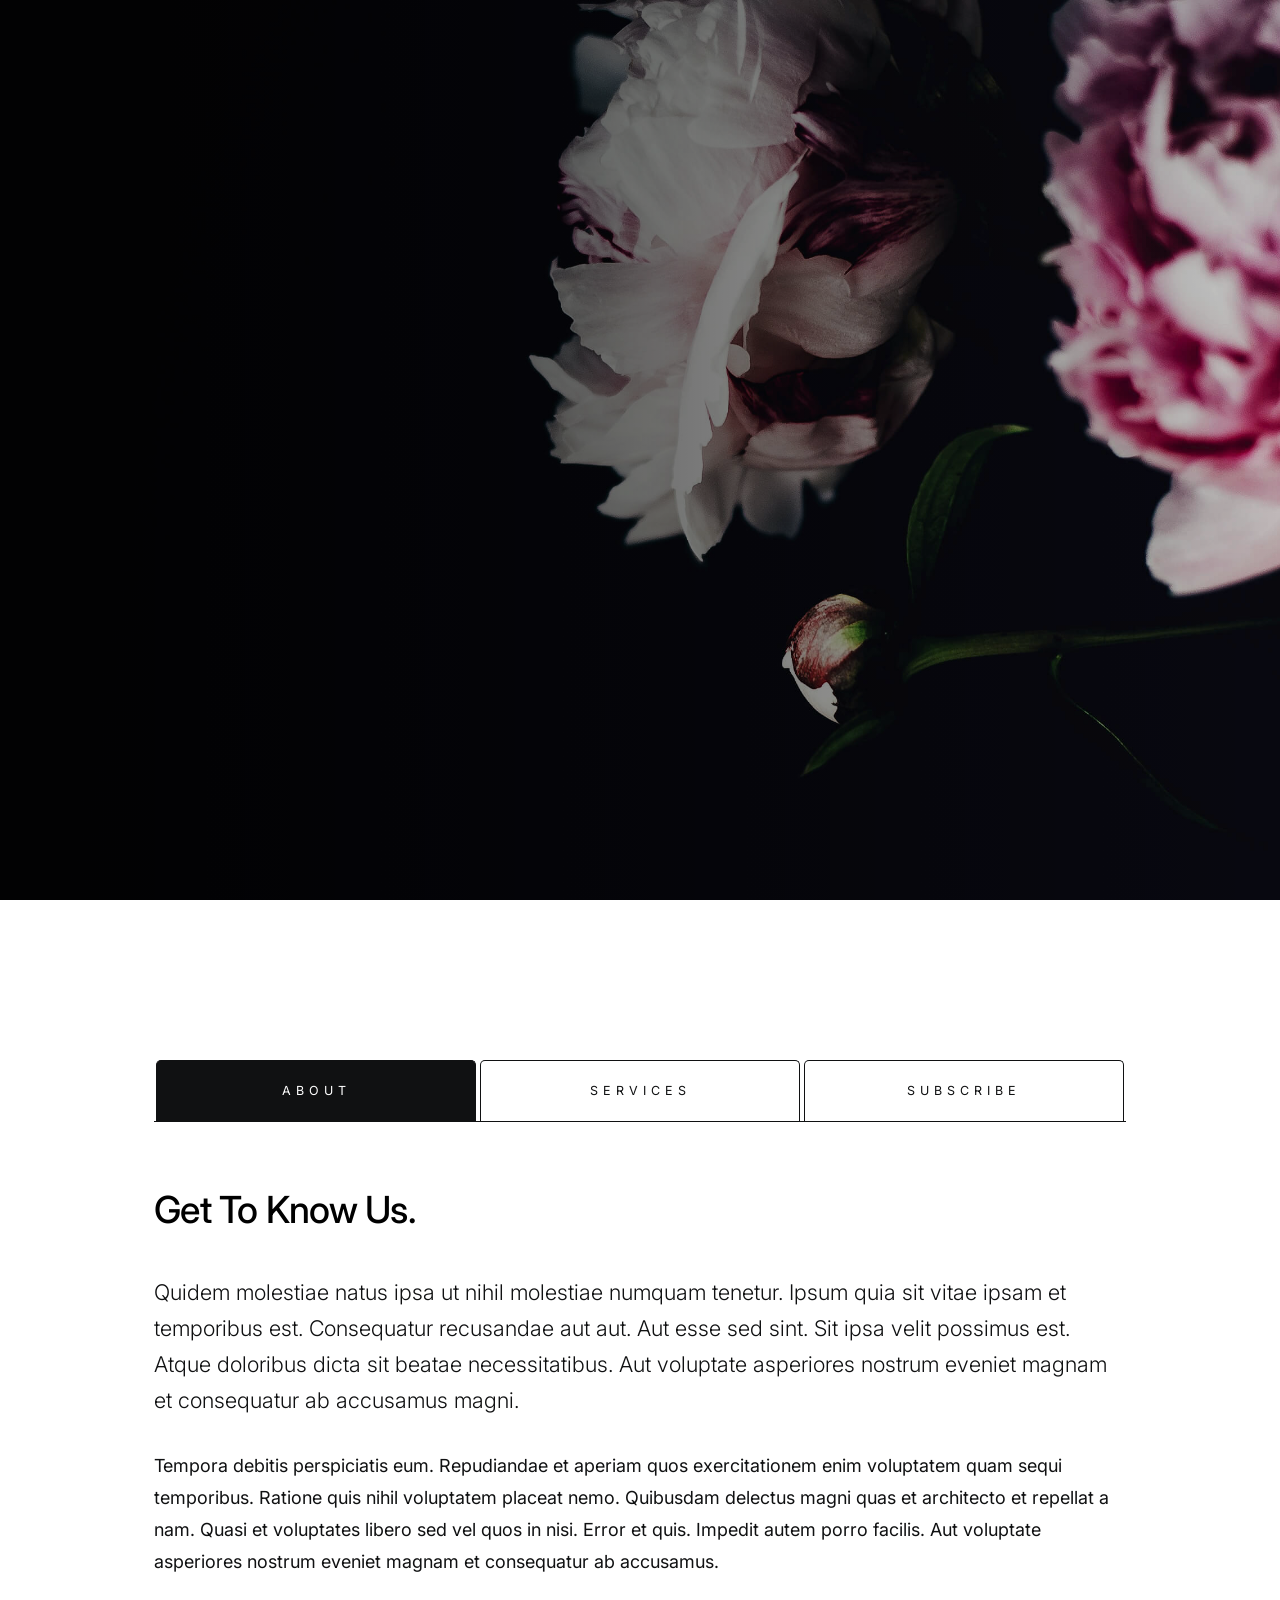
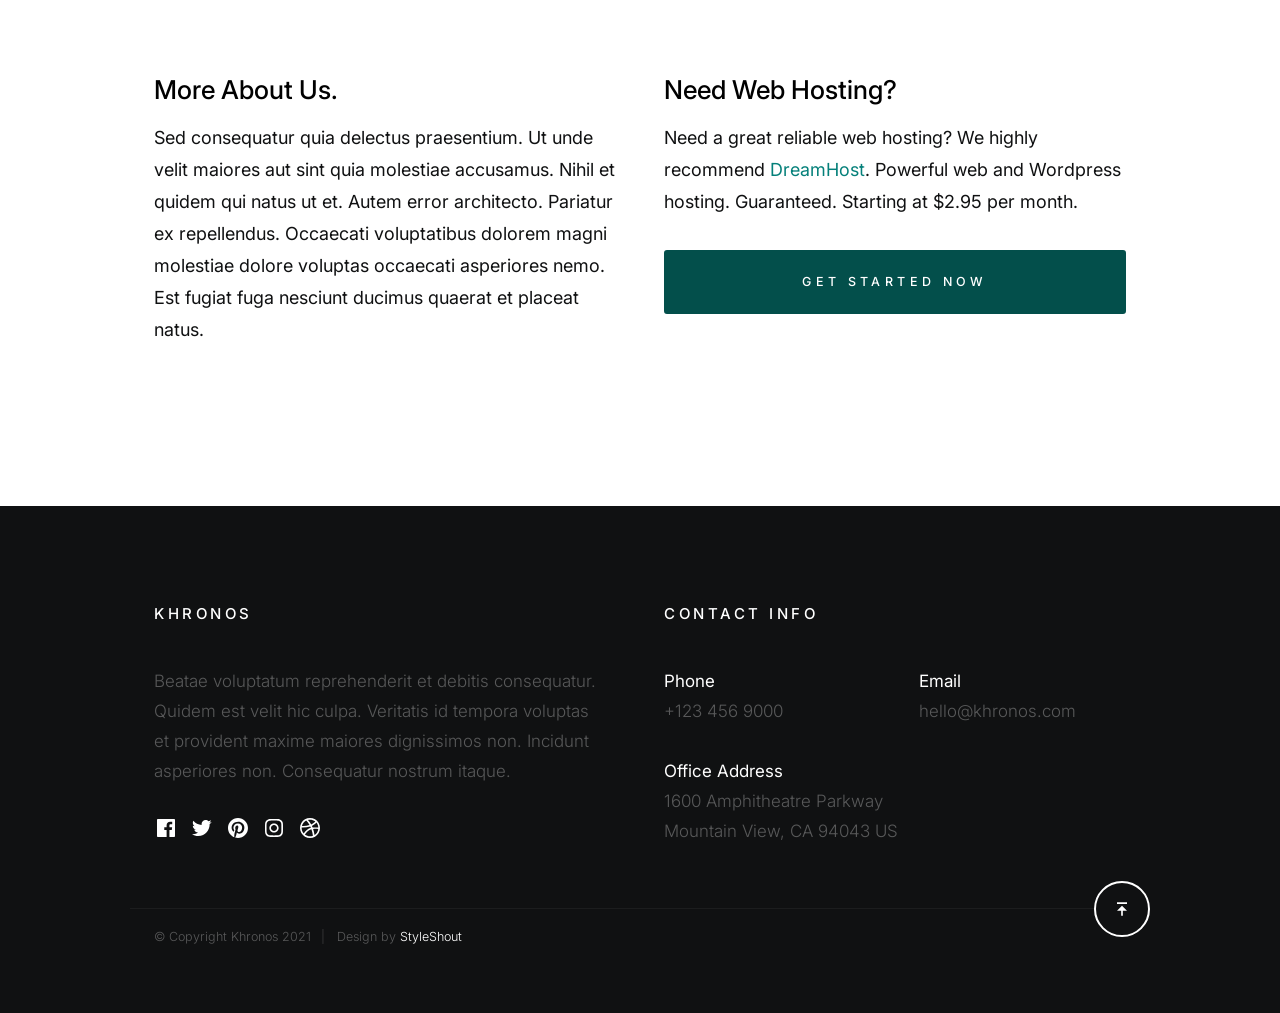
<file: index-static.html>
<!DOCTYPE html>
<html lang="en" class="no-js" >
<head>

    <!--- basic page needs
    ================================================== -->
    <meta charset="utf-8">
    <meta name="viewport" content="width=device-width, initial-scale=1">
    <title>Khronos 2.0 - Static</title>

    <script>
        document.documentElement.classList.remove('no-js');
        document.documentElement.classList.add('js');
    </script>

    <!-- CSS
    ================================================== -->
    <link rel="stylesheet" href="css/vendor.css">
    <link rel="stylesheet" href="css/styles.css">

    <!-- favicons
    ================================================== -->
    <link rel="apple-touch-icon" sizes="180x180" href="apple-touch-icon.png">
    <link rel="icon" type="image/png" sizes="32x32" href="favicon-32x32.png">
    <link rel="icon" type="image/png" sizes="16x16" href="favicon-16x16.png">
    <link rel="manifest" href="site.webmanifest">

</head>

<body id="top">


    <!-- preloader
    ================================================== -->
    <div id="preloader">
        <div id="loader"></div>
    </div>


    <!-- page wrap
    ================================================== -->
    <div class="s-pagewrap">


        <!-- # header
        ================================================== -->
        <header class="s-header">
            <div class="row s-header__content">

                <div class="s-header__logo">
                    <a class="logo" href="index-static.html">
                        <img src="images/logo.png" alt="Homepage">
                    </a>
                </div>
    
                <ul class="s-header__social">
                    <li>
                        <a href="">
                            <svg xmlns="http://www.w3.org/2000/svg" width="24" height="24" viewBox="0 0 24 24" style="fill:rgba(0, 0, 0, 1);transform:;-ms-filter:"><path d="M20,3H4C3.447,3,3,3.448,3,4v16c0,0.552,0.447,1,1,1h8.615v-6.96h-2.338v-2.725h2.338v-2c0-2.325,1.42-3.592,3.5-3.592 c0.699-0.002,1.399,0.034,2.095,0.107v2.42h-1.435c-1.128,0-1.348,0.538-1.348,1.325v1.735h2.697l-0.35,2.725h-2.348V21H20 c0.553,0,1-0.448,1-1V4C21,3.448,20.553,3,20,3z"></path></svg>
                            <span class="screen-reader-text">Facebook</span>
                        </a>
                    </li>
                    <li>
                        <a href="">
                            <svg xmlns="http://www.w3.org/2000/svg" width="24" height="24" viewBox="0 0 24 24" style="fill:rgba(0, 0, 0, 1);transform:;-ms-filter:"><path d="M19.633,7.997c0.013,0.175,0.013,0.349,0.013,0.523c0,5.325-4.053,11.461-11.46,11.461c-2.282,0-4.402-0.661-6.186-1.809 c0.324,0.037,0.636,0.05,0.973,0.05c1.883,0,3.616-0.636,5.001-1.721c-1.771-0.037-3.255-1.197-3.767-2.793 c0.249,0.037,0.499,0.062,0.761,0.062c0.361,0,0.724-0.05,1.061-0.137c-1.847-0.374-3.23-1.995-3.23-3.953v-0.05 c0.537,0.299,1.16,0.486,1.82,0.511C3.534,9.419,2.823,8.184,2.823,6.787c0-0.748,0.199-1.434,0.548-2.032 c1.983,2.443,4.964,4.04,8.306,4.215c-0.062-0.3-0.1-0.611-0.1-0.923c0-2.22,1.796-4.028,4.028-4.028 c1.16,0,2.207,0.486,2.943,1.272c0.91-0.175,1.782-0.512,2.556-0.973c-0.299,0.935-0.936,1.721-1.771,2.22 c0.811-0.088,1.597-0.312,2.319-0.624C21.104,6.712,20.419,7.423,19.633,7.997z"></path></svg>
                            <span class="screen-reader-text">Twitter</span>
                        </a>
                    </li>
                    <li>
                        <a href="">
                            <svg xmlns="http://www.w3.org/2000/svg" width="24" height="24" viewBox="0 0 24 24" style="fill:rgba(0, 0, 0, 1);transform:;-ms-filter:"><path d="M-111.052-244.992c-5.518,0-9.99,4.473-9.99,9.99c0,4.232,2.633,7.85,6.35,9.306 c-0.088-0.79-0.166-2.006,0.034-2.868c0.182-0.78,1.172-4.966,1.172-4.966s-0.299-0.599-0.299-1.484 c0-1.388,0.805-2.425,1.808-2.425c0.853,0,1.264,0.64,1.264,1.407c0,0.858-0.546,2.139-0.827,3.327 c-0.235,0.994,0.499,1.805,1.479,1.805c1.775,0,3.141-1.872,3.141-4.575c0-2.392-1.719-4.064-4.173-4.064 c-2.843,0-4.512,2.132-4.512,4.335c0,0.858,0.331,1.779,0.744,2.28c0.081,0.099,0.093,0.185,0.069,0.286 c-0.076,0.315-0.245,0.994-0.277,1.133c-0.044,0.183-0.145,0.222-0.335,0.134c-1.247-0.581-2.027-2.405-2.027-3.871 c0-3.151,2.289-6.045,6.601-6.045c3.466,0,6.159,2.469,6.159,5.77c0,3.444-2.171,6.213-5.184,6.213 c-1.013,0-1.964-0.525-2.29-1.146c0,0-0.501,1.907-0.623,2.374c-0.225,0.868-0.834,1.956-1.241,2.62 c0.935,0.289,1.928,0.445,2.958,0.445c5.517,0,9.99-4.473,9.99-9.99S-105.535-244.992-111.052-244.992" transform="translate(123.042 246.992)"></path></svg>
                            <span class="screen-reader-text">Pinterest</span>
                        </a>
                    </li>
                    <li>
                        <a href="">
                            <svg xmlns="http://www.w3.org/2000/svg" width="24" height="24" viewBox="0 0 24 24" style="fill:rgba(0, 0, 0, 1);transform:;-ms-filter:"><path d="M11.999,7.377c-2.554,0-4.623,2.07-4.623,4.623c0,2.554,2.069,4.624,4.623,4.624c2.552,0,4.623-2.07,4.623-4.624 C16.622,9.447,14.551,7.377,11.999,7.377L11.999,7.377z M11.999,15.004c-1.659,0-3.004-1.345-3.004-3.003 c0-1.659,1.345-3.003,3.004-3.003s3.002,1.344,3.002,3.003C15.001,13.659,13.658,15.004,11.999,15.004L11.999,15.004z"></path><circle cx="16.806" cy="7.207" r="1.078"></circle><path d="M20.533,6.111c-0.469-1.209-1.424-2.165-2.633-2.632c-0.699-0.263-1.438-0.404-2.186-0.42 c-0.963-0.042-1.268-0.054-3.71-0.054s-2.755,0-3.71,0.054C7.548,3.074,6.809,3.215,6.11,3.479C4.9,3.946,3.945,4.902,3.477,6.111 c-0.263,0.7-0.404,1.438-0.419,2.186c-0.043,0.962-0.056,1.267-0.056,3.71c0,2.442,0,2.753,0.056,3.71 c0.015,0.748,0.156,1.486,0.419,2.187c0.469,1.208,1.424,2.164,2.634,2.632c0.696,0.272,1.435,0.426,2.185,0.45 c0.963,0.042,1.268,0.055,3.71,0.055s2.755,0,3.71-0.055c0.747-0.015,1.486-0.157,2.186-0.419c1.209-0.469,2.164-1.424,2.633-2.633 c0.263-0.7,0.404-1.438,0.419-2.186c0.043-0.962,0.056-1.267,0.056-3.71s0-2.753-0.056-3.71C20.941,7.57,20.801,6.819,20.533,6.111z M19.315,15.643c-0.007,0.576-0.111,1.147-0.311,1.688c-0.305,0.787-0.926,1.409-1.712,1.711c-0.535,0.199-1.099,0.303-1.67,0.311 c-0.95,0.044-1.218,0.055-3.654,0.055c-2.438,0-2.687,0-3.655-0.055c-0.569-0.007-1.135-0.112-1.669-0.311 c-0.789-0.301-1.414-0.923-1.719-1.711c-0.196-0.534-0.302-1.099-0.311-1.669c-0.043-0.95-0.053-1.218-0.053-3.654 c0-2.437,0-2.686,0.053-3.655c0.007-0.576,0.111-1.146,0.311-1.687c0.305-0.789,0.93-1.41,1.719-1.712 c0.534-0.198,1.1-0.303,1.669-0.311c0.951-0.043,1.218-0.055,3.655-0.055c2.437,0,2.687,0,3.654,0.055 c0.571,0.007,1.135,0.112,1.67,0.311c0.786,0.303,1.407,0.925,1.712,1.712c0.196,0.534,0.302,1.099,0.311,1.669 c0.043,0.951,0.054,1.218,0.054,3.655c0,2.436,0,2.698-0.043,3.654H19.315z"></path></svg>
                            <span class="screen-reader-text">Instagram</span>
                        </a>
                    </li>
                    <li>
                        <a href="">
                            <svg xmlns="http://www.w3.org/2000/svg" width="24" height="24" viewBox="0 0 24 24" style="fill:rgba(0, 0, 0, 1);transform:;-ms-filter:"><path d="M20.66,6.98c-0.894-1.533-2.107-2.747-3.641-3.64C15.486,2.447,13.813,2,12,2S8.514,2.447,6.98,3.34 C5.447,4.233,4.233,5.447,3.34,6.98S2,10.187,2,12s0.446,3.487,1.34,5.02c0.894,1.534,2.107,2.747,3.641,3.64 C8.514,21.553,10.187,22,12,22s3.486-0.447,5.02-1.34c1.533-0.893,2.747-2.106,3.641-3.64C21.554,15.487,22,13.813,22,12 S21.554,8.513,20.66,6.98z M12,3.66c2,0,3.772,0.64,5.32,1.919c-0.92,1.174-2.286,2.14-4.1,2.9c-1.002-1.813-2.088-3.327-3.261-4.54 C10.641,3.753,11.319,3.66,12,3.66z M5.51,6.8c0.754-0.947,1.656-1.686,2.711-2.22c1.212,1.201,2.325,2.7,3.34,4.5 c-2,0.6-4.114,0.9-6.341,0.9c-0.573,0-1.006-0.013-1.3-0.04C4.227,8.793,4.757,7.747,5.51,6.8z M3.66,12 c0-0.054,0.003-0.12,0.01-0.2c0.007-0.08,0.01-0.146,0.01-0.2c0.254,0.014,0.641,0.02,1.161,0.02c2.666,0,5.146-0.367,7.439-1.1 c0.187,0.373,0.381,0.793,0.58,1.26c-1.32,0.293-2.674,1.006-4.061,2.14S6.4,16.247,5.76,17.5C4.36,15.913,3.66,14.08,3.66,12z M12,20.34c-1.894,0-3.594-0.587-5.101-1.759C7.5,17.394,8.423,16.259,9.67,15.18c1.246-1.08,2.483-1.753,3.71-2.02 c0.772,2.133,1.293,4.339,1.56,6.62C13.966,20.153,12.986,20.34,12,20.34z M19.08,16.38c-0.666,1.066-1.526,1.94-2.58,2.621 c-0.24-2.08-0.7-4.107-1.379-6.081c0.932-0.066,1.765-0.1,2.5-0.1c0.799,0,1.686,0.034,2.659,0.1 C20.146,14.16,19.746,15.313,19.08,16.38z M17.84,11.38c-1.16,0-2.233,0.047-3.22,0.14c-0.254-0.653-0.48-1.193-0.68-1.62 c2.066-0.906,3.532-2.006,4.399-3.3c1.2,1.414,1.854,3.027,1.96,4.84C19.487,11.4,18.667,11.38,17.84,11.38z"></path></svg>
                            <span class="screen-reader-text">Dribbble</span>
                        </a>
                    </li>
                </ul>

            </div> <!-- end s-header__content -->
        </header> <!-- end s-header -->


        <!-- # intro 
        ================================================== -->
        <section id="intro" class="s-intro">

            <div class="s-intro__bg"></div>

            <div class="row s-intro__content">
                <div class="column lg-12">
                    
                    <div class="counter">
                        <div class="counter__time">
                            <span class="ss-days">365</span>
                            <span>days</span>
                        </div>
                        <div class="counter__time">
                            <span class="ss-hours">01</span>
                            <span>hours</span>
                        </div>
                        <div class="counter__time minutes">
                            <span class="ss-minutes">01</span>
                            <span>mins</span>
                        </div>
                        <div class="counter__time">
                            <span class="ss-seconds">55</span>
                            <span>secs</span>
                        </div>
                    </div>  <!-- end counter -->

                    <div class="s-intro__content-bottom">
                        <h1 class="s-intro__content-title">Our site is launching soon.</h1>
                        <p>
                        Khronos is a modern and stylish free html website <br>
                        template created for launching your future awesome <br>
                        products and services. 
                        </p>
                    </div>

                </div>

                <div class="s-intro__scroll">
                    <p class="scroll-text">Scroll For More</p>
                    <a href="#info" class="smoothscroll">
                        <div class="mouse"></div>
                    </a>
                    <div class="end-top"></div>
                </div> <!-- end s-intro__scroll -->

            </div> <!-- intro__content -->

        </section> <!-- end s-intro -->


        <!-- # info
        ================================================== -->
        <section id="info" class="s-info">

            <div class="s-info__bg"></div>

            <div class="row">
                <div class="column lg-12">

                    <nav class="tab-nav">
                        <ul class="tab-nav__list"> 
                            <li class="active" data-id="tab-about">
                                <a href="#tab-about">
                                    About
                                </a>
                            </li>
                            <li>
                                <a href="#tab-services">
                                    Services
                                </a>
                            </li>
                            <li>
                                <a href="#tab-contact">
                                    Subscribe
                                </a>
                            </li>
                        </ul>
                    </nav> <!-- end tab-nav -->
        
                    <div class="tab-content">
        
                        <!-- 01 - tab about -->
                        <div id="tab-about" class='tab-content__item'>
        
                            <div class="row tab-content__item-header">
                                <div class="column">
                                    <h2>Get To Know Us.</h2>
                                </div>
                            </div>
        
                            <div class="row">
                                <div class="column">
                                    <p class="lead">
                                    Quidem molestiae natus ipsa ut nihil molestiae numquam tenetur. Ipsum quia 
                                    sit vitae ipsam et temporibus est. Consequatur recusandae aut aut. Aut esse 
                                    sed sint. Sit ipsa velit possimus est. Atque doloribus dicta sit beatae 
                                    necessitatibus. Aut voluptate asperiores nostrum eveniet magnam et consequatur 
                                    ab accusamus magni.
                                    </p>
        
                                    <p>
                                    Tempora debitis perspiciatis eum. Repudiandae et aperiam quos exercitationem 
                                    enim voluptatem quam sequi temporibus. Ratione quis nihil voluptatem placeat 
                                    nemo. Quibusdam delectus magni quas et architecto et repellat a nam.
                                    Quasi et voluptates libero sed vel quos in nisi. Error et quis. Impedit autem 
                                    porro facilis. Aut voluptate asperiores nostrum eveniet magnam et consequatur 
                                    ab accusamus.
                                    </p>
        
                                    <div class="row">
                                        <div class="column lg-6 tab-12">
                                            <h4>More About Us.</h4>
                                            <p>
                                            Sed consequatur quia delectus praesentium. Ut unde velit maiores aut sint 
                                            quia molestiae accusamus. Nihil et quidem qui natus ut et. Autem error 
                                            architecto. Pariatur ex repellendus. Occaecati voluptatibus dolorem magni 
                                            molestiae dolore voluptas occaecati asperiores nemo. Est fugiat fuga nesciunt 
                                            ducimus quaerat et placeat natus.
                                            </p>
                                        </div>
                                        <div class="column lg-6 tab-12">
                                            <h4>Need Web Hosting?</h4>
                                            <p>
                                            Need a great reliable web hosting?
                                            We highly recommend <a href="https://www.dreamhost.com/r.cgi?287326">DreamHost</a>.
                                            Powerful web and Wordpress hosting. Guaranteed. Starting at $2.95 per month.
                                            </p>
                                            <a href="https://www.dreamhost.com/r.cgi?287326" class="btn btn--primary u-fullwidth">Get Started Now</a>
                                        </div>
                                    </div>
                                </div>
                            </div>
                            
                        </div> <!-- end 01 - tab about -->
        
                        <!-- 02 - tab services -->
                        <div id="tab-services" class='tab-content__item'>
        
                            <div class="row tab-content__item-header">
                                <div class="column">
                                    <h2>What We Do.</h2>
                                </div>
                            </div>
        
                            <div class="row">
                                <div class="column">
                                    <p class="lead">
                                    Sit ut cum molestiae. Dolore ducimus qui quasi. Fugiat consequatur sit vel illum vel et 
                                    a delectus. Vel sequi vitae voluptatem perspiciatis eligendi. Voluptatibus optio natus 
                                    asperiores est commodi amet quia architecto. Dolores necessitatibus et. Voluptatibus 
                                    optio natus asperiores est commodi amet quia architecto. Dolores necessitatibus et.
                                    </p>
                                </div>
                            </div>
        
                            <div class="row services-list block-lg-one-half block-md-one-half block-tab-whole">
        
                                <div class="column services-list__item">
                                    <div class="services-list__item-icon">
                                        <svg xmlns="http://www.w3.org/2000/svg" width="24" height="24" viewBox="0 0 24 24" style="fill:rgba(0, 0, 0, 1);transform:;-ms-filter:"><path d="M12,6c-3.309,0-6,2.691-6,6s2.691,6,6,6s6-2.691,6-6S15.309,6,12,6z M12,16c-2.206,0-4-1.794-4-4s1.794-4,4-4s4,1.794,4,4 S14.206,16,12,16z"></path><path d="M12,2C6.579,2,2,6.579,2,12s4.579,10,10,10s10-4.579,10-10S17.421,2,12,2z M12,20c-4.337,0-8-3.663-8-8s3.663-8,8-8 s8,3.663,8,8S16.337,20,12,20z"></path><path d="M12,10c-1.081,0-2,0.919-2,2s0.919,2,2,2s2-0.919,2-2S13.081,10,12,10z"></path></svg>
                                    </div>
                                    <div class="services-list__item-content">
                                        <h4 class="item-title">Brand Identity</h4>
                                        <p>
                                        Sit ut cum molestiae. Dolore ducimus qui quasi. Fugiat consequatur sit vel illum vel et 
                                        a delectus. Vel sequi vitae voluptatem perspiciatis eligendi. Voluptatibus optio natus 
                                        asperiores est commodi amet quia architecto. Dolores necessitatibus et.
                                        </p>
                                    </div>
                                </div>
                    
                                <div class="column services-list__item">
                                    <div class="services-list__item-icon">
                                        <svg xmlns="http://www.w3.org/2000/svg" width="24" height="24" viewBox="0 0 24 24" style="fill:rgba(0, 0, 0, 1);transform:;-ms-filter:"><path d="M18.277,8C18.624,8.596,19.262,9,20,9c1.104,0,2-0.896,2-2s-0.896-2-2-2c-0.738,0-1.376,0.404-1.723,1H16V4 c0-0.553-0.447-1-1-1H9C8.448,3,8,3.447,8,4v2H5.723C5.376,5.404,4.738,5,4,5C2.896,5,2,5.896,2,7s0.896,2,2,2 c0.738,0,1.376-0.404,1.723-1H8v0.369C5.133,9.84,4.318,12.534,4.091,14H3c-0.552,0-1,0.447-1,1v4c0,0.553,0.448,1,1,1h4 c0.552,0,1-0.447,1-1v-4c0-0.553-0.448-1-1-1H6.123c0.197-0.959,0.718-2.406,2.085-3.418C8.391,10.829,8.669,11,9,11h6 c0.331,0,0.61-0.171,0.792-0.419c1.373,1.013,1.895,2.458,2.089,3.419H17c-0.553,0-1,0.447-1,1v4c0,0.553,0.447,1,1,1h4 c0.553,0,1-0.447,1-1v-4c0-0.553-0.447-1-1-1h-1.092C19.681,12.534,18.866,9.839,16,8.368V8H18.277z M6,18H4v-2h2V18z M20,18h-2v-2 h2V18z M14,9h-4V8V6V5h4V9z"></path></svg>
                                    </div>
                                    <div class="services-list__item-content">
                                        <h4 class="item-title">Illustration</h4>
                                        <p>
                                        Sit ut cum molestiae. Dolore ducimus qui quasi. Fugiat consequatur sit vel illum vel et 
                                        a delectus. Vel sequi vitae voluptatem perspiciatis eligendi. Voluptatibus optio natus 
                                        asperiores est commodi amet quia architecto. Dolores necessitatibus et.
                                        </p>
                                    </div>
                                </div>
                    
                                <div class="column services-list__item">
                                    <div class="services-list__item-icon">
                                        <svg xmlns="http://www.w3.org/2000/svg" width="24" height="24" viewBox="0 0 24 24" style="fill:rgba(0, 0, 0, 1);transform:;-ms-filter:"><path d="M19,3H5C3.897,3,3,3.897,3,5v14c0,1.103,0.897,2,2,2h14c1.103,0,2-0.897,2-2V5C21,3.897,20.103,3,19,3z M19,5l0.001,4H15h-2 H5V5H19z M5,11h8v8H5V11z M15,19v-8h4.001l0.001,8H15z"></path></svg>
                                    </div>
                                    <div class="services-list__item-content">
                                        <h4 class="item-title">Web Design</h4>
                                        <p>
                                        Sit ut cum molestiae. Dolore ducimus qui quasi. Fugiat consequatur sit vel illum vel et 
                                        a delectus. Vel sequi vitae voluptatem perspiciatis eligendi. Voluptatibus optio natus 
                                        asperiores est commodi amet quia architecto. Dolores necessitatibus et.
                                        </p>
                                    </div>
                                </div>
                    
                                <div class="column services-list__item">
                                    <div class="services-list__item-icon">
                                        <svg xmlns="http://www.w3.org/2000/svg" width="24" height="24" viewBox="0 0 24 24" style="fill:rgba(0, 0, 0, 1);transform:;-ms-filter:"><path d="M20,3H4C2.897,3,2,3.897,2,5v11c0,1.103,0.897,2,2,2h4l-1.8,2.4l1.6,1.2l2.7-3.6h3l2.7,3.6l1.6-1.2L16,18h4 c1.103,0,2-0.897,2-2V5C22,3.897,21.103,3,20,3z M4,16V5h16l0.001,11H4z"></path><path d="M6 12H10V14H6z"></path></svg>
                                    </div>
                                    <div class="services-list__item-content">
                                        <h4 class="item-title">Product Strategy</h4>
                                        <p>
                                        Sit ut cum molestiae. Dolore ducimus qui quasi. Fugiat consequatur sit vel illum vel et 
                                        a delectus. Vel sequi vitae voluptatem perspiciatis eligendi. Voluptatibus optio natus 
                                        asperiores est commodi amet quia architecto. Dolores necessitatibus et.
                                        </p>
                                    </div>
                                </div>
                    
                                <div class="column services-list__item">
                                    <div class="services-list__item-icon">
                                        <svg xmlns="http://www.w3.org/2000/svg" width="24" height="24" viewBox="0 0 24 24" style="fill:rgba(0, 0, 0, 1);transform:;-ms-filter:"><path d="M20,3H7C5.897,3,5,3.897,5,5v2H4C2.897,7,2,7.897,2,9v10c0,1.103,0.897,2,2,2h6c1.103,0,2-0.897,2-2h8c1.103,0,2-0.897,2-2 V5C22,3.897,21.103,3,20,3z M9.997,19H4V9h2h4L9.997,19z M19.997,17H12V9c0-1.103-0.897-2-2-2H7V5h13L19.997,17z"></path></svg>
                                    </div>
                                    <div class="services-list__item-content">
                                        <h4 class="item-title">UI/UX Design</h4>
                                        <p>
                                        Sit ut cum molestiae. Dolore ducimus qui quasi. Fugiat consequatur sit vel illum vel et 
                                        a delectus. Vel sequi vitae voluptatem perspiciatis eligendi. Voluptatibus optio natus 
                                        asperiores est commodi amet quia architecto. Dolores necessitatibus et.
                                        </p>
                                    </div>
                                </div>
                    
                                <div class="column services-list__item">
                                    <div class="services-list__item-icon">
                                        <svg xmlns="http://www.w3.org/2000/svg" width="24" height="24" viewBox="0 0 24 24" style="fill:rgba(0, 0, 0, 1);transform:;-ms-filter:"><path d="M5,22h14c1.103,0,2-0.897,2-2V9c0-0.553-0.447-1-1-1h-3V7c0-2.757-2.243-5-5-5S7,4.243,7,7v1H4C3.447,8,3,8.447,3,9v11 C3,21.103,3.897,22,5,22z M9,7c0-1.654,1.346-3,3-3s3,1.346,3,3v1H9V7z M5,10h2v2h2v-2h6v2h2v-2h2l0.002,10H5V10z"></path></svg>
                                    </div>
                                    <div class="services-list__item-content">
                                        <h4 class="item-title">E-Commerce</h4>
                                        <p>
                                        Sit ut cum molestiae. Dolore ducimus qui quasi. Fugiat consequatur sit vel illum vel et 
                                        a delectus. Vel sequi vitae voluptatem perspiciatis eligendi. Voluptatibus optio natus 
                                        asperiores est commodi amet quia architecto. Dolores necessitatibus et.
                                        </p>
                                    </div>
                                </div>
                    
                            </div> <!-- end services-list -->
                            
                        </div> <!-- end 02 - tab services -->
        
                        <!-- 03 - tab contact -->
                        <div id="tab-contact" class="tab-content__item">
        
                            <div class="row tab-content__item-header">
                                <div class="column">
                                    <h2>Subscribe To Our Newsletter.</h2>
                                </div>
                            </div>
        
                            <div class="row">
                                <div class="column">
                                    
                                    <p class="lead">
                                    Voluptates laborum eum quas. Pariatur impedit sit veniam est 
                                    et quasi voluptas voluptatem. Cumque hic enim perferendis 
                                    amet odit in molestias debitis. Facere nulla qui pariatur 
                                    quasi mollitia et. Et dolorem dolorum quo in sit architecto.
                                    </p>

                                    <p>
                                    Sit ut cum molestiae. Dolore ducimus qui quasi. Fugiat consequatur sit vel illum vel et 
                                    a delectus. Vel sequi vitae voluptatem perspiciatis eligendi. Voluptatibus optio natus 
                                    asperiores est commodi amet quia architecto. Dolores necessitatibus et.
                                    </p>

                                    <form id="mc-form" class="mc-form">
                                        <input type="email" name="EMAIL" id="mce-EMAIL" class="u-fullwidth text-center" placeholder="Email Address" title="The domain portion of the email address is invalid (the portion after the @)." pattern="^([^\x00-\x20\x22\x28\x29\x2c\x2e\x3a-\x3c\x3e\x40\x5b-\x5d\x7f-\xff]+|\x22([^\x0d\x22\x5c\x80-\xff]|\x5c[\x00-\x7f])*\x22)(\x2e([^\x00-\x20\x22\x28\x29\x2c\x2e\x3a-\x3c\x3e\x40\x5b-\x5d\x7f-\xff]+|\x22([^\x0d\x22\x5c\x80-\xff]|\x5c[\x00-\x7f])*\x22))*\x40([^\x00-\x20\x22\x28\x29\x2c\x2e\x3a-\x3c\x3e\x40\x5b-\x5d\x7f-\xff]+|\x5b([^\x0d\x5b-\x5d\x80-\xff]|\x5c[\x00-\x7f])*\x5d)(\x2e([^\x00-\x20\x22\x28\x29\x2c\x2e\x3a-\x3c\x3e\x40\x5b-\x5d\x7f-\xff]+|\x5b([^\x0d\x5b-\x5d\x80-\xff]|\x5c[\x00-\x7f])*\x5d))*(\.\w{2,})+$" required>
                                        <input type="submit" name="subscribe" value="Subscribe" class="btn--small btn--primary u-fullwidth">
                                        <!-- <div style="position: absolute; left: -5000px;" aria-hidden="true"><input type="text" name="b_cdb7b577e41181934ed6a6a44_9a91cfe7b3" tabindex="-1" value=""></div> -->
                                        <div class="mc-status"></div>
                                    </form>
        
                                </div>
                            </div>
                            
                        </div> <!-- end 03 - tab contact -->
        
                    </div> <!-- end tab content -->

                </div> <!-- end column -->
            </div> <!-- end row -->

        </section> <!-- end s-info -->


        <!-- # footer
        ================================================== -->
        <footer class="s-footer">

            <div class="row s-footer__top">

                <div class="column lg-6 stack-on-700 s-footer__block s-footer__info">

                    <h4 class="h6">Khronos</h4>
                    
                    <p class="desc">
                    Beatae voluptatum reprehenderit et debitis consequatur. Quidem est velit hic culpa. 
                    Veritatis id tempora voluptas et provident maxime maiores dignissimos non. Incidunt 
                    asperiores non. Consequatur nostrum itaque.
                    </p>

                    <ul class="s-footer__social">
                        <li>
                            <a href="">
                                <svg xmlns="http://www.w3.org/2000/svg" width="24" height="24" viewBox="0 0 24 24" style="fill:rgba(0, 0, 0, 1);transform:;-ms-filter:"><path d="M20,3H4C3.447,3,3,3.448,3,4v16c0,0.552,0.447,1,1,1h8.615v-6.96h-2.338v-2.725h2.338v-2c0-2.325,1.42-3.592,3.5-3.592 c0.699-0.002,1.399,0.034,2.095,0.107v2.42h-1.435c-1.128,0-1.348,0.538-1.348,1.325v1.735h2.697l-0.35,2.725h-2.348V21H20 c0.553,0,1-0.448,1-1V4C21,3.448,20.553,3,20,3z"></path></svg>
                                <span class="screen-reader-text">Facebook</span>
                            </a>
                        </li>
                        <li>
                            <a href="">
                                <svg xmlns="http://www.w3.org/2000/svg" width="24" height="24" viewBox="0 0 24 24" style="fill:rgba(0, 0, 0, 1);transform:;-ms-filter:"><path d="M19.633,7.997c0.013,0.175,0.013,0.349,0.013,0.523c0,5.325-4.053,11.461-11.46,11.461c-2.282,0-4.402-0.661-6.186-1.809 c0.324,0.037,0.636,0.05,0.973,0.05c1.883,0,3.616-0.636,5.001-1.721c-1.771-0.037-3.255-1.197-3.767-2.793 c0.249,0.037,0.499,0.062,0.761,0.062c0.361,0,0.724-0.05,1.061-0.137c-1.847-0.374-3.23-1.995-3.23-3.953v-0.05 c0.537,0.299,1.16,0.486,1.82,0.511C3.534,9.419,2.823,8.184,2.823,6.787c0-0.748,0.199-1.434,0.548-2.032 c1.983,2.443,4.964,4.04,8.306,4.215c-0.062-0.3-0.1-0.611-0.1-0.923c0-2.22,1.796-4.028,4.028-4.028 c1.16,0,2.207,0.486,2.943,1.272c0.91-0.175,1.782-0.512,2.556-0.973c-0.299,0.935-0.936,1.721-1.771,2.22 c0.811-0.088,1.597-0.312,2.319-0.624C21.104,6.712,20.419,7.423,19.633,7.997z"></path></svg>
                                <span class="screen-reader-text">Twitter</span>
                            </a>
                        </li>
                        <li>
                            <a href="">
                                <svg xmlns="http://www.w3.org/2000/svg" width="24" height="24" viewBox="0 0 24 24" style="fill:rgba(0, 0, 0, 1);transform:;-ms-filter:"><path d="M-111.052-244.992c-5.518,0-9.99,4.473-9.99,9.99c0,4.232,2.633,7.85,6.35,9.306 c-0.088-0.79-0.166-2.006,0.034-2.868c0.182-0.78,1.172-4.966,1.172-4.966s-0.299-0.599-0.299-1.484 c0-1.388,0.805-2.425,1.808-2.425c0.853,0,1.264,0.64,1.264,1.407c0,0.858-0.546,2.139-0.827,3.327 c-0.235,0.994,0.499,1.805,1.479,1.805c1.775,0,3.141-1.872,3.141-4.575c0-2.392-1.719-4.064-4.173-4.064 c-2.843,0-4.512,2.132-4.512,4.335c0,0.858,0.331,1.779,0.744,2.28c0.081,0.099,0.093,0.185,0.069,0.286 c-0.076,0.315-0.245,0.994-0.277,1.133c-0.044,0.183-0.145,0.222-0.335,0.134c-1.247-0.581-2.027-2.405-2.027-3.871 c0-3.151,2.289-6.045,6.601-6.045c3.466,0,6.159,2.469,6.159,5.77c0,3.444-2.171,6.213-5.184,6.213 c-1.013,0-1.964-0.525-2.29-1.146c0,0-0.501,1.907-0.623,2.374c-0.225,0.868-0.834,1.956-1.241,2.62 c0.935,0.289,1.928,0.445,2.958,0.445c5.517,0,9.99-4.473,9.99-9.99S-105.535-244.992-111.052-244.992" transform="translate(123.042 246.992)"></path></svg>
                                <span class="screen-reader-text">Pinterest</span>
                            </a>
                        </li>
                        <li>
                            <a href="">
                                <svg xmlns="http://www.w3.org/2000/svg" width="24" height="24" viewBox="0 0 24 24" style="fill:rgba(0, 0, 0, 1);transform:;-ms-filter:"><path d="M11.999,7.377c-2.554,0-4.623,2.07-4.623,4.623c0,2.554,2.069,4.624,4.623,4.624c2.552,0,4.623-2.07,4.623-4.624 C16.622,9.447,14.551,7.377,11.999,7.377L11.999,7.377z M11.999,15.004c-1.659,0-3.004-1.345-3.004-3.003 c0-1.659,1.345-3.003,3.004-3.003s3.002,1.344,3.002,3.003C15.001,13.659,13.658,15.004,11.999,15.004L11.999,15.004z"></path><circle cx="16.806" cy="7.207" r="1.078"></circle><path d="M20.533,6.111c-0.469-1.209-1.424-2.165-2.633-2.632c-0.699-0.263-1.438-0.404-2.186-0.42 c-0.963-0.042-1.268-0.054-3.71-0.054s-2.755,0-3.71,0.054C7.548,3.074,6.809,3.215,6.11,3.479C4.9,3.946,3.945,4.902,3.477,6.111 c-0.263,0.7-0.404,1.438-0.419,2.186c-0.043,0.962-0.056,1.267-0.056,3.71c0,2.442,0,2.753,0.056,3.71 c0.015,0.748,0.156,1.486,0.419,2.187c0.469,1.208,1.424,2.164,2.634,2.632c0.696,0.272,1.435,0.426,2.185,0.45 c0.963,0.042,1.268,0.055,3.71,0.055s2.755,0,3.71-0.055c0.747-0.015,1.486-0.157,2.186-0.419c1.209-0.469,2.164-1.424,2.633-2.633 c0.263-0.7,0.404-1.438,0.419-2.186c0.043-0.962,0.056-1.267,0.056-3.71s0-2.753-0.056-3.71C20.941,7.57,20.801,6.819,20.533,6.111z M19.315,15.643c-0.007,0.576-0.111,1.147-0.311,1.688c-0.305,0.787-0.926,1.409-1.712,1.711c-0.535,0.199-1.099,0.303-1.67,0.311 c-0.95,0.044-1.218,0.055-3.654,0.055c-2.438,0-2.687,0-3.655-0.055c-0.569-0.007-1.135-0.112-1.669-0.311 c-0.789-0.301-1.414-0.923-1.719-1.711c-0.196-0.534-0.302-1.099-0.311-1.669c-0.043-0.95-0.053-1.218-0.053-3.654 c0-2.437,0-2.686,0.053-3.655c0.007-0.576,0.111-1.146,0.311-1.687c0.305-0.789,0.93-1.41,1.719-1.712 c0.534-0.198,1.1-0.303,1.669-0.311c0.951-0.043,1.218-0.055,3.655-0.055c2.437,0,2.687,0,3.654,0.055 c0.571,0.007,1.135,0.112,1.67,0.311c0.786,0.303,1.407,0.925,1.712,1.712c0.196,0.534,0.302,1.099,0.311,1.669 c0.043,0.951,0.054,1.218,0.054,3.655c0,2.436,0,2.698-0.043,3.654H19.315z"></path></svg>
                                <span class="screen-reader-text">Instagram</span>
                            </a>
                        </li>
                        <li>
                            <a href="">
                                <svg xmlns="http://www.w3.org/2000/svg" width="24" height="24" viewBox="0 0 24 24" style="fill:rgba(0, 0, 0, 1);transform:;-ms-filter:"><path d="M20.66,6.98c-0.894-1.533-2.107-2.747-3.641-3.64C15.486,2.447,13.813,2,12,2S8.514,2.447,6.98,3.34 C5.447,4.233,4.233,5.447,3.34,6.98S2,10.187,2,12s0.446,3.487,1.34,5.02c0.894,1.534,2.107,2.747,3.641,3.64 C8.514,21.553,10.187,22,12,22s3.486-0.447,5.02-1.34c1.533-0.893,2.747-2.106,3.641-3.64C21.554,15.487,22,13.813,22,12 S21.554,8.513,20.66,6.98z M12,3.66c2,0,3.772,0.64,5.32,1.919c-0.92,1.174-2.286,2.14-4.1,2.9c-1.002-1.813-2.088-3.327-3.261-4.54 C10.641,3.753,11.319,3.66,12,3.66z M5.51,6.8c0.754-0.947,1.656-1.686,2.711-2.22c1.212,1.201,2.325,2.7,3.34,4.5 c-2,0.6-4.114,0.9-6.341,0.9c-0.573,0-1.006-0.013-1.3-0.04C4.227,8.793,4.757,7.747,5.51,6.8z M3.66,12 c0-0.054,0.003-0.12,0.01-0.2c0.007-0.08,0.01-0.146,0.01-0.2c0.254,0.014,0.641,0.02,1.161,0.02c2.666,0,5.146-0.367,7.439-1.1 c0.187,0.373,0.381,0.793,0.58,1.26c-1.32,0.293-2.674,1.006-4.061,2.14S6.4,16.247,5.76,17.5C4.36,15.913,3.66,14.08,3.66,12z M12,20.34c-1.894,0-3.594-0.587-5.101-1.759C7.5,17.394,8.423,16.259,9.67,15.18c1.246-1.08,2.483-1.753,3.71-2.02 c0.772,2.133,1.293,4.339,1.56,6.62C13.966,20.153,12.986,20.34,12,20.34z M19.08,16.38c-0.666,1.066-1.526,1.94-2.58,2.621 c-0.24-2.08-0.7-4.107-1.379-6.081c0.932-0.066,1.765-0.1,2.5-0.1c0.799,0,1.686,0.034,2.659,0.1 C20.146,14.16,19.746,15.313,19.08,16.38z M17.84,11.38c-1.16,0-2.233,0.047-3.22,0.14c-0.254-0.653-0.48-1.193-0.68-1.62 c2.066-0.906,3.532-2.006,4.399-3.3c1.2,1.414,1.854,3.027,1.96,4.84C19.487,11.4,18.667,11.38,17.84,11.38z"></path></svg>
                                <span class="screen-reader-text">Dribbble</span>
                            </a>
                        </li>
                    </ul>

                </div> <!-- end s-footer__info -->

                <div class="column lg-6 stack-on-700 s-footer__block s-footer__contact">

                    <h4 class="h6">Contact Info</h4>

                    <div class="row">
                        <div class="column lg-6 stack-on-1000">
                            <p>
                            <strong>Phone</strong> <br>
                            <a href="tel:123-456-9000">+123 456 9000</a>
                            </p>
                        </div>
                        <div class="column lg-6 stack-on-1000">
                            <p>
                            <strong>Email</strong> <br>
                            <a href="mailto:#0">hello@khronos.com</a>
                            </p>
                        </div>
                    </div>

                    <p>
                    <strong>Office Address</strong> <br>
                    1600 Amphitheatre Parkway <br>
                    Mountain View, CA
                    94043 US <br>
                    </p>

                </div> <!-- end s-footer__contact -->

            </div> <!-- end s-footer__top -->

            <div class="row s-footer__bottom">
                <div class="column lg-12">
                    <div class="ss-copyright">
                        <span>© Copyright Khronos 2021</span> 
                        <span>Design by <a href="https://www.styleshout.com/">StyleShout</a></span>
                    </div>
                </div>

                <div class="ss-go-top">
                    <a class="smoothscroll" title="Back to Top" href="#top">
                        <svg xmlns="http://www.w3.org/2000/svg" width="24" height="24" viewBox="0 0 24 24" style="fill:rgba(0, 0, 0, 1);transform:;-ms-filter:"><path d="M6 4H18V6H6zM11 14L11 20 13 20 13 14 18 14 12 8 6 14z"></path></svg>
                     </a>
                </div>
            </div> <!--end s-footer__bottom -->

        </footer> <!--end s-footer -->

    </div> <!-- end pagewrap -->


    <!-- Java Script
    ================================================== -->
    <script src="js/plugins.js"></script>
    <script src="js/main.js"></script>

</body>
</html>
</file>
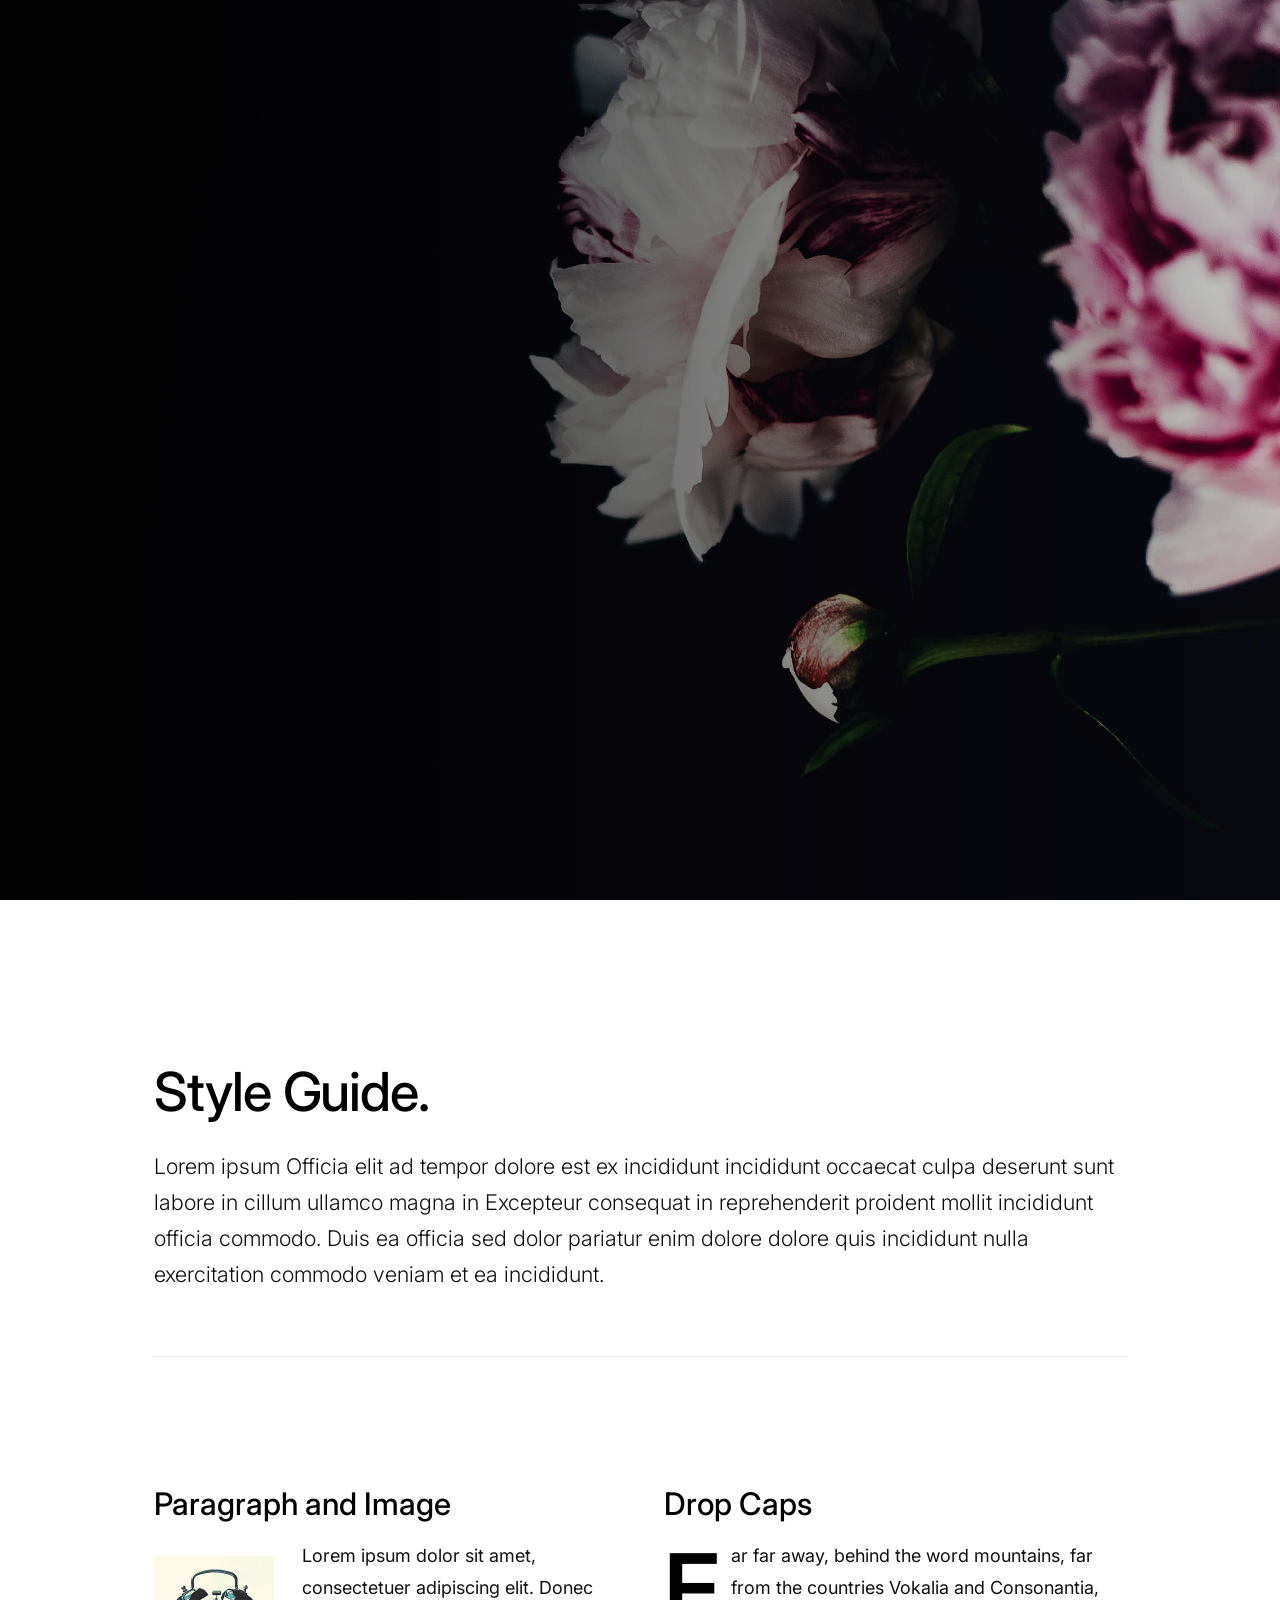
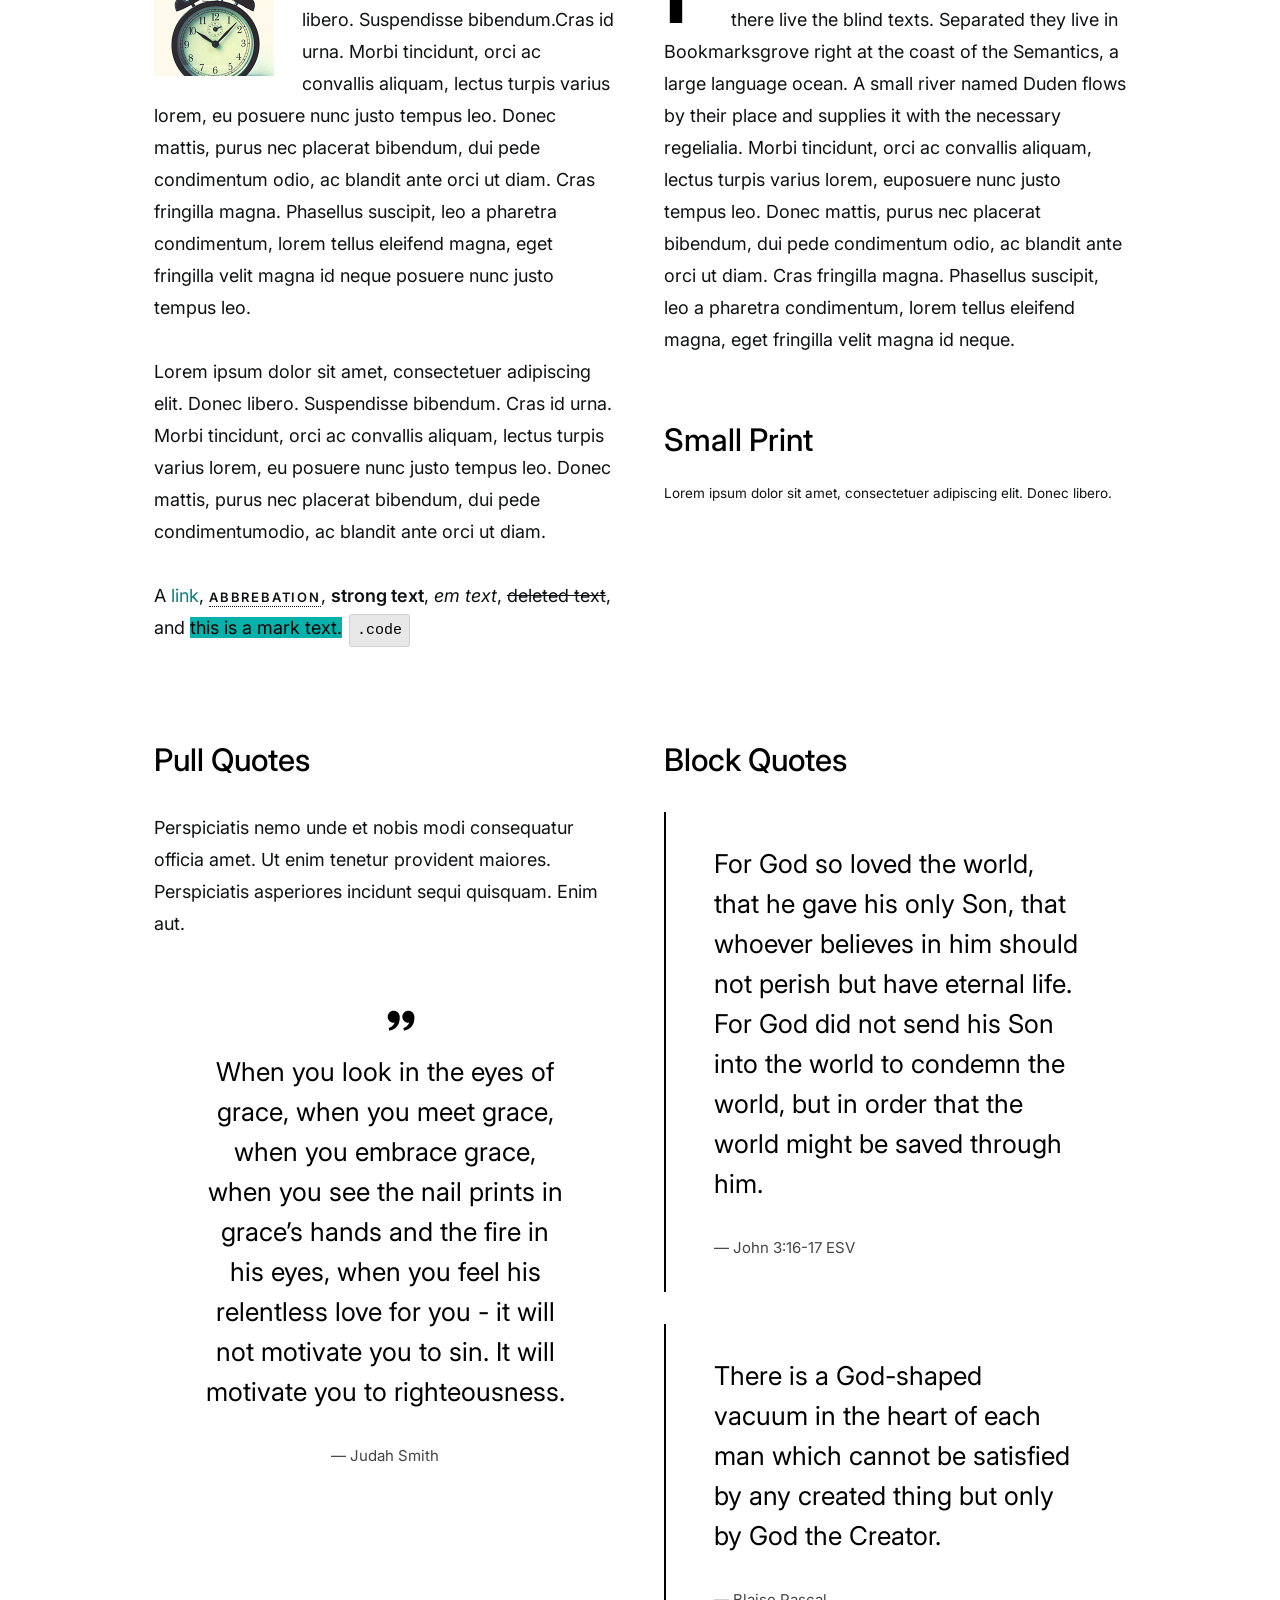
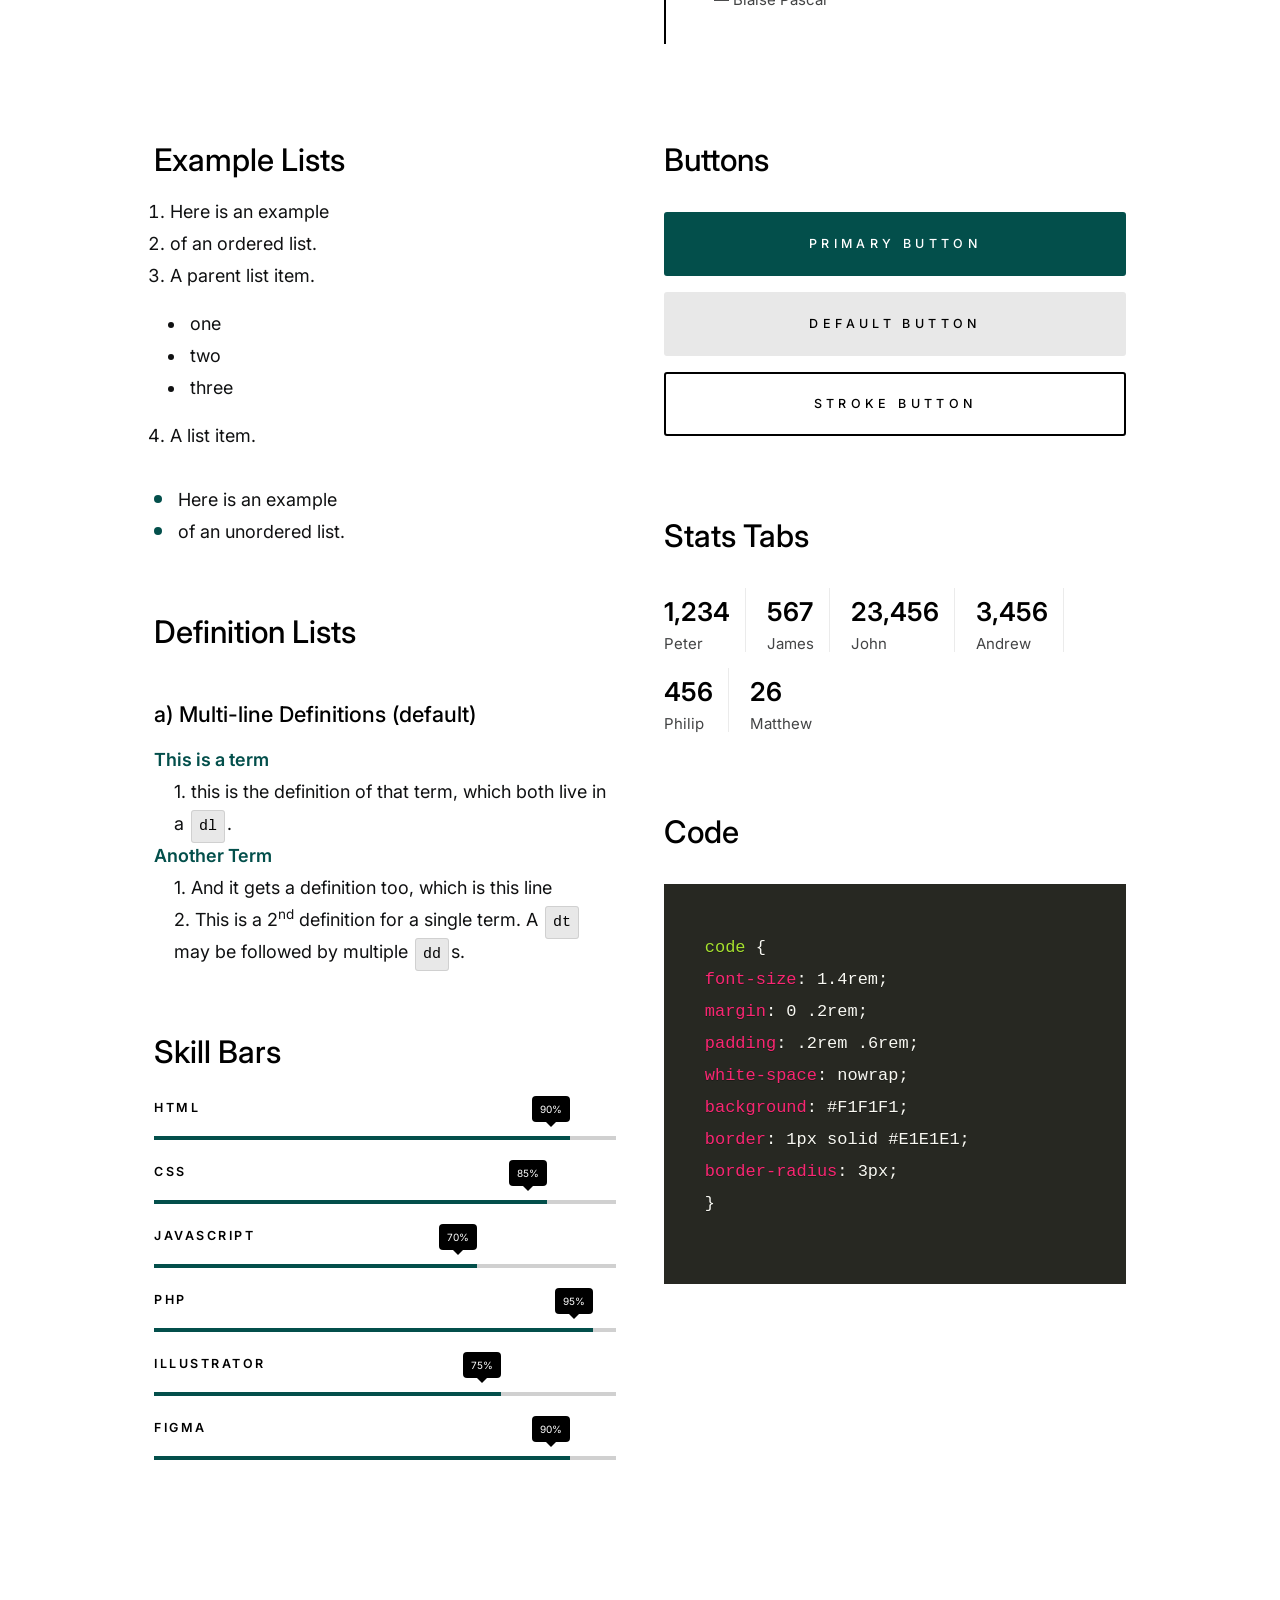
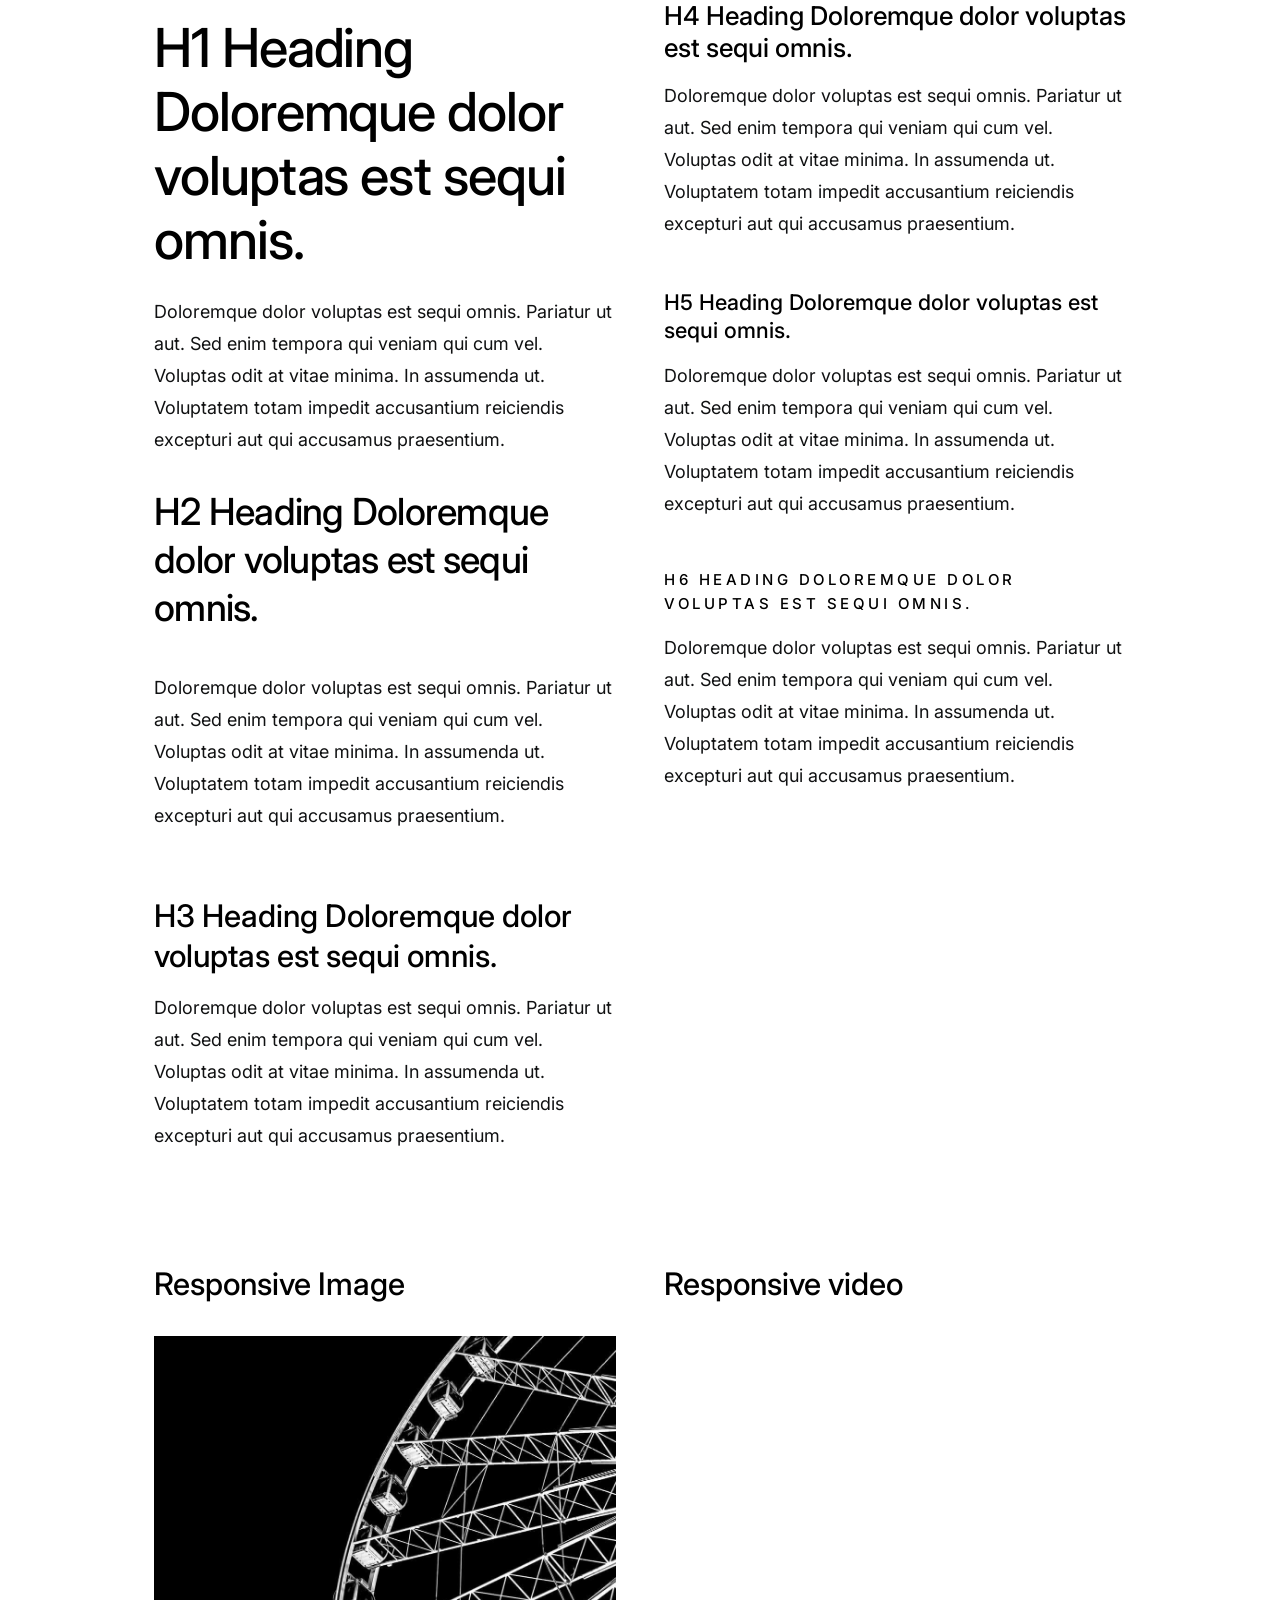
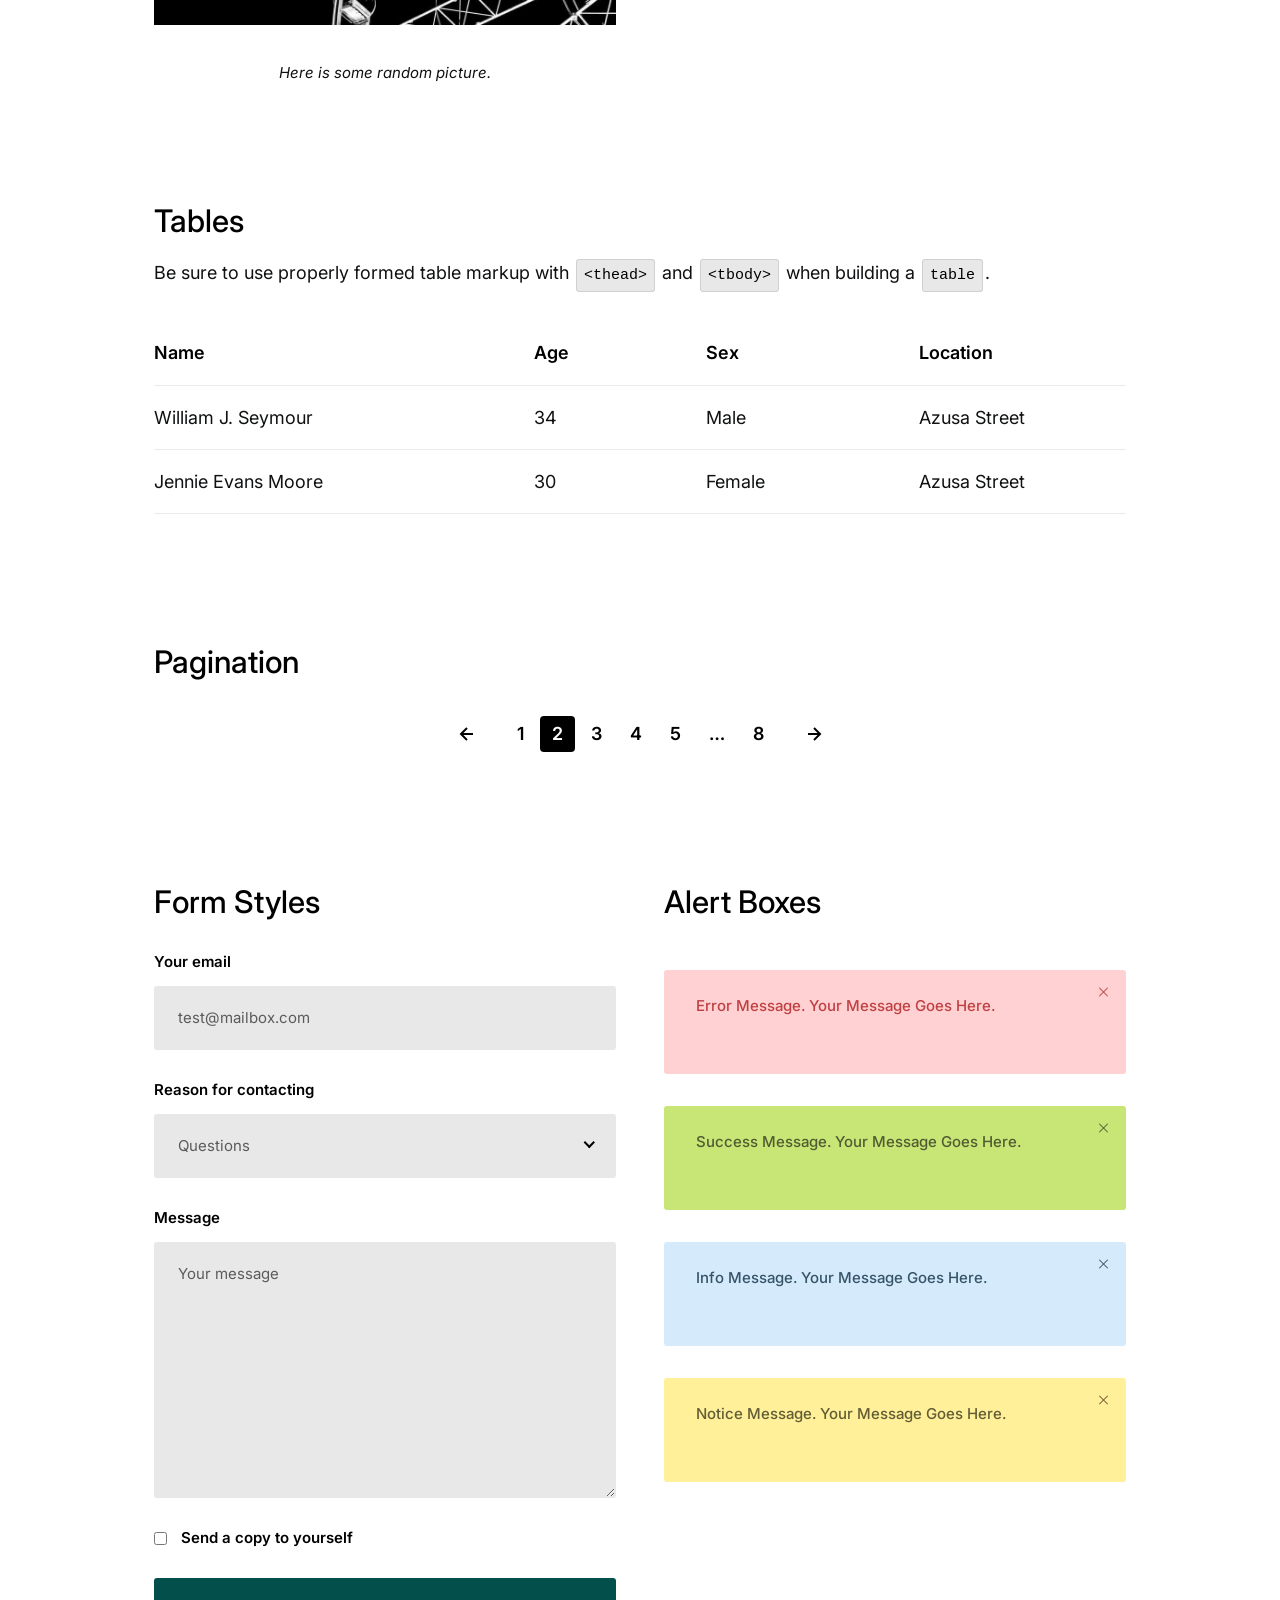
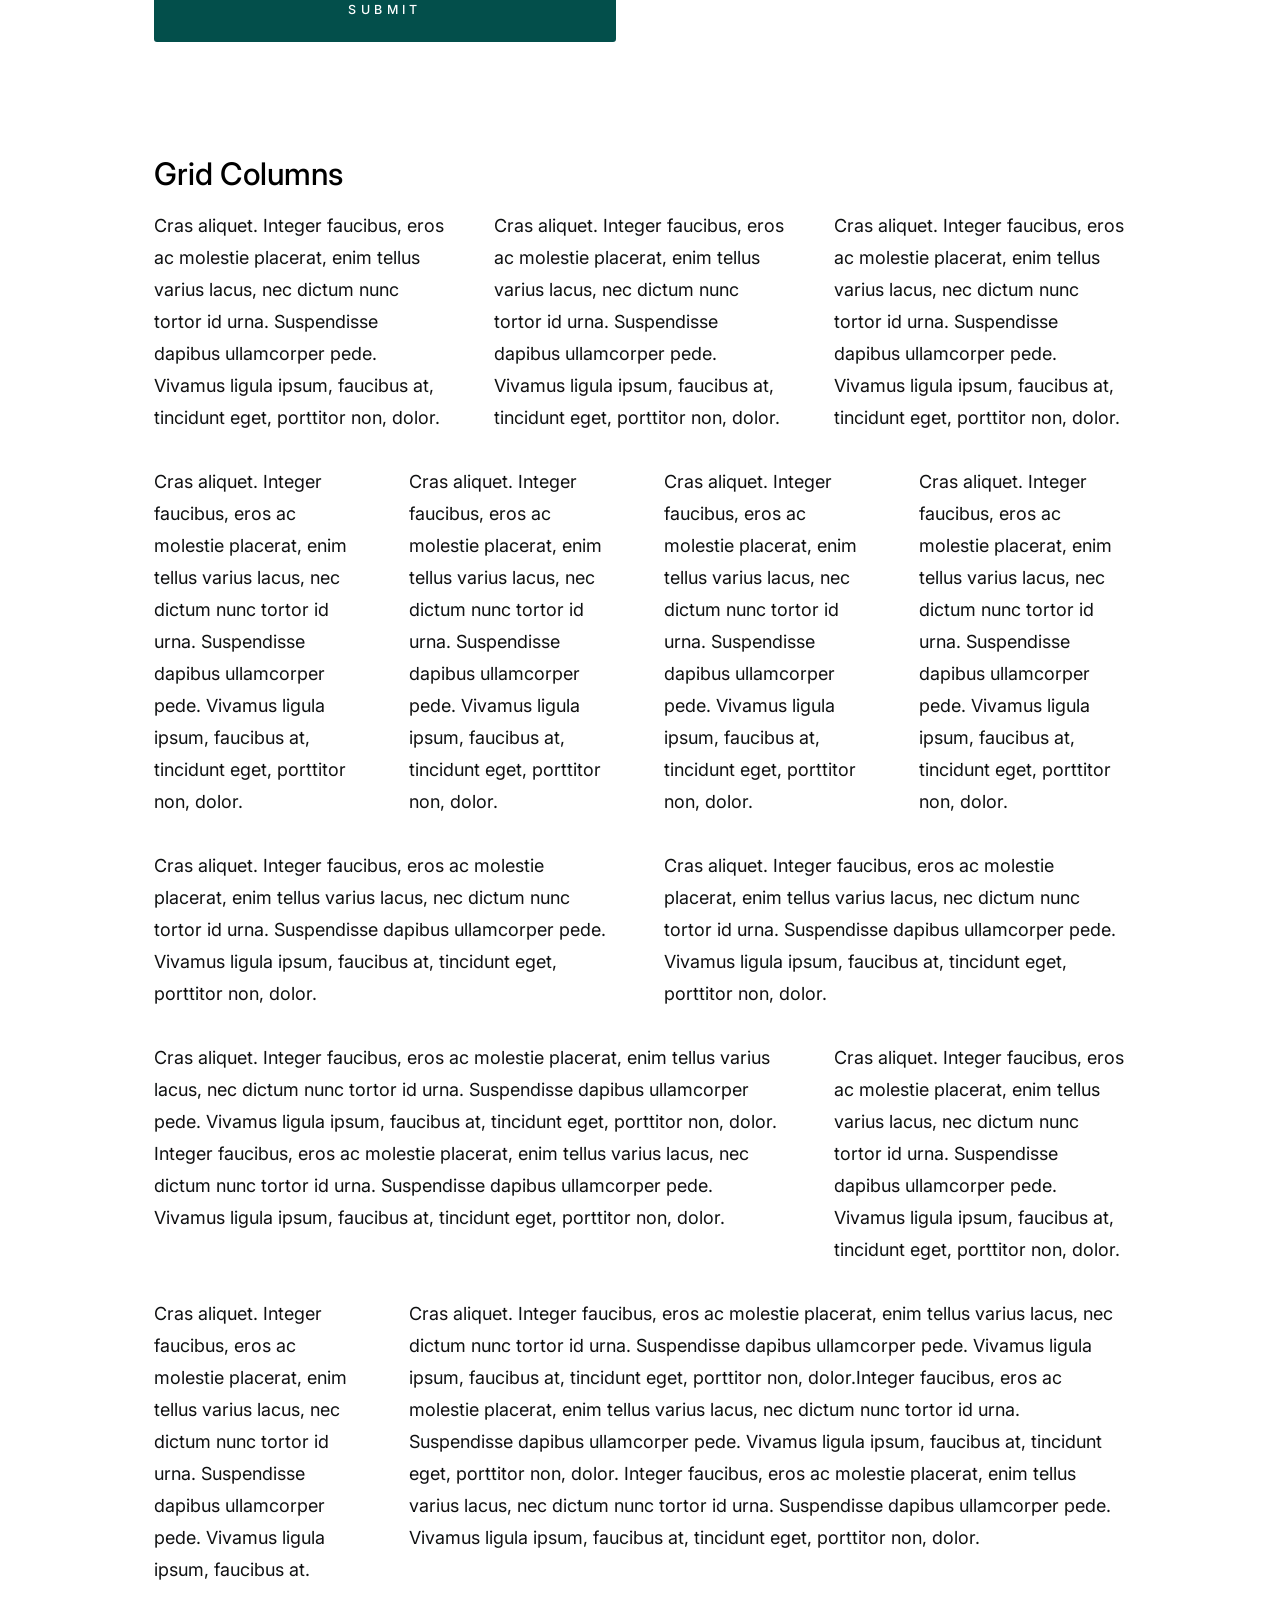
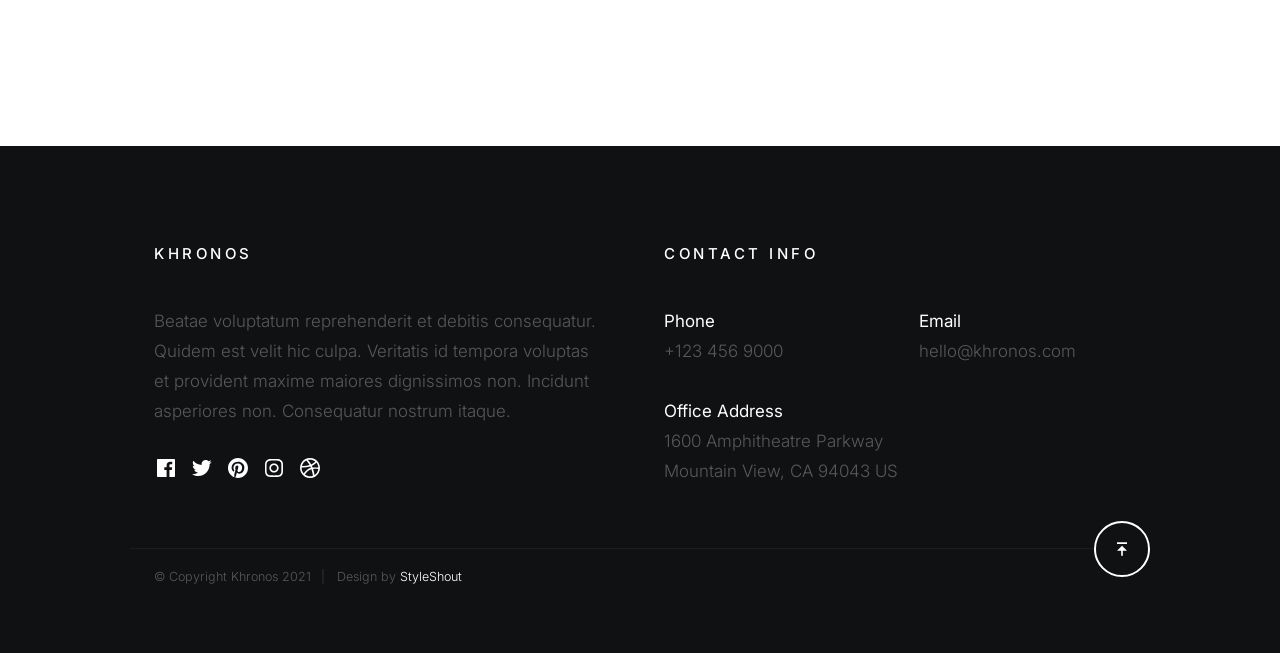
<file: styles.html>
<!DOCTYPE html>
<html lang="en" class="no-js" >
<head>

    <!--- basic page needs
    ================================================== -->
    <meta charset="utf-8">
    <meta name="viewport" content="width=device-width, initial-scale=1">
    <title>Khronos 2.0 - Styles</title>

    <script>
        document.documentElement.classList.remove('no-js');
        document.documentElement.classList.add('js');
    </script>

    <!-- CSS
    ================================================== -->
    <link rel="stylesheet" href="css/vendor.css">
    <link rel="stylesheet" href="css/styles.css">
    <style type="text/css" media="screen">

        .s-info .intro h1 {
            margin-top: 0;
        }
    
    </style>

    <!-- favicons
    ================================================== -->
    <link rel="apple-touch-icon" sizes="180x180" href="apple-touch-icon.png">
    <link rel="icon" type="image/png" sizes="32x32" href="favicon-32x32.png">
    <link rel="icon" type="image/png" sizes="16x16" href="favicon-16x16.png">
    <link rel="manifest" href="site.webmanifest">

</head>

<body id="top">


    <!-- preloader
    ================================================== -->
    <div id="preloader">
        <div id="loader"></div>
    </div>


    <!-- page wrap
    ================================================== -->
    <div class="s-pagewrap">


        <!-- # header
        ================================================== -->
        <header class="s-header">
            <div class="row s-header__content">

                <div class="s-header__logo">
                    <a class="logo" href="index-static.html">
                        <img src="images/logo.png" alt="Homepage">
                    </a>
                </div>
    
                <ul class="s-header__social">
                    <li>
                        <a href="">
                            <svg xmlns="http://www.w3.org/2000/svg" width="24" height="24" viewBox="0 0 24 24" style="fill:rgba(0, 0, 0, 1);transform:;-ms-filter:"><path d="M20,3H4C3.447,3,3,3.448,3,4v16c0,0.552,0.447,1,1,1h8.615v-6.96h-2.338v-2.725h2.338v-2c0-2.325,1.42-3.592,3.5-3.592 c0.699-0.002,1.399,0.034,2.095,0.107v2.42h-1.435c-1.128,0-1.348,0.538-1.348,1.325v1.735h2.697l-0.35,2.725h-2.348V21H20 c0.553,0,1-0.448,1-1V4C21,3.448,20.553,3,20,3z"></path></svg>
                            <span class="screen-reader-text">Facebook</span>
                        </a>
                    </li>
                    <li>
                        <a href="">
                            <svg xmlns="http://www.w3.org/2000/svg" width="24" height="24" viewBox="0 0 24 24" style="fill:rgba(0, 0, 0, 1);transform:;-ms-filter:"><path d="M19.633,7.997c0.013,0.175,0.013,0.349,0.013,0.523c0,5.325-4.053,11.461-11.46,11.461c-2.282,0-4.402-0.661-6.186-1.809 c0.324,0.037,0.636,0.05,0.973,0.05c1.883,0,3.616-0.636,5.001-1.721c-1.771-0.037-3.255-1.197-3.767-2.793 c0.249,0.037,0.499,0.062,0.761,0.062c0.361,0,0.724-0.05,1.061-0.137c-1.847-0.374-3.23-1.995-3.23-3.953v-0.05 c0.537,0.299,1.16,0.486,1.82,0.511C3.534,9.419,2.823,8.184,2.823,6.787c0-0.748,0.199-1.434,0.548-2.032 c1.983,2.443,4.964,4.04,8.306,4.215c-0.062-0.3-0.1-0.611-0.1-0.923c0-2.22,1.796-4.028,4.028-4.028 c1.16,0,2.207,0.486,2.943,1.272c0.91-0.175,1.782-0.512,2.556-0.973c-0.299,0.935-0.936,1.721-1.771,2.22 c0.811-0.088,1.597-0.312,2.319-0.624C21.104,6.712,20.419,7.423,19.633,7.997z"></path></svg>
                            <span class="screen-reader-text">Twitter</span>
                        </a>
                    </li>
                    <li>
                        <a href="">
                            <svg xmlns="http://www.w3.org/2000/svg" width="24" height="24" viewBox="0 0 24 24" style="fill:rgba(0, 0, 0, 1);transform:;-ms-filter:"><path d="M-111.052-244.992c-5.518,0-9.99,4.473-9.99,9.99c0,4.232,2.633,7.85,6.35,9.306 c-0.088-0.79-0.166-2.006,0.034-2.868c0.182-0.78,1.172-4.966,1.172-4.966s-0.299-0.599-0.299-1.484 c0-1.388,0.805-2.425,1.808-2.425c0.853,0,1.264,0.64,1.264,1.407c0,0.858-0.546,2.139-0.827,3.327 c-0.235,0.994,0.499,1.805,1.479,1.805c1.775,0,3.141-1.872,3.141-4.575c0-2.392-1.719-4.064-4.173-4.064 c-2.843,0-4.512,2.132-4.512,4.335c0,0.858,0.331,1.779,0.744,2.28c0.081,0.099,0.093,0.185,0.069,0.286 c-0.076,0.315-0.245,0.994-0.277,1.133c-0.044,0.183-0.145,0.222-0.335,0.134c-1.247-0.581-2.027-2.405-2.027-3.871 c0-3.151,2.289-6.045,6.601-6.045c3.466,0,6.159,2.469,6.159,5.77c0,3.444-2.171,6.213-5.184,6.213 c-1.013,0-1.964-0.525-2.29-1.146c0,0-0.501,1.907-0.623,2.374c-0.225,0.868-0.834,1.956-1.241,2.62 c0.935,0.289,1.928,0.445,2.958,0.445c5.517,0,9.99-4.473,9.99-9.99S-105.535-244.992-111.052-244.992" transform="translate(123.042 246.992)"></path></svg>
                            <span class="screen-reader-text">Pinterest</span>
                        </a>
                    </li>
                    <li>
                        <a href="">
                            <svg xmlns="http://www.w3.org/2000/svg" width="24" height="24" viewBox="0 0 24 24" style="fill:rgba(0, 0, 0, 1);transform:;-ms-filter:"><path d="M11.999,7.377c-2.554,0-4.623,2.07-4.623,4.623c0,2.554,2.069,4.624,4.623,4.624c2.552,0,4.623-2.07,4.623-4.624 C16.622,9.447,14.551,7.377,11.999,7.377L11.999,7.377z M11.999,15.004c-1.659,0-3.004-1.345-3.004-3.003 c0-1.659,1.345-3.003,3.004-3.003s3.002,1.344,3.002,3.003C15.001,13.659,13.658,15.004,11.999,15.004L11.999,15.004z"></path><circle cx="16.806" cy="7.207" r="1.078"></circle><path d="M20.533,6.111c-0.469-1.209-1.424-2.165-2.633-2.632c-0.699-0.263-1.438-0.404-2.186-0.42 c-0.963-0.042-1.268-0.054-3.71-0.054s-2.755,0-3.71,0.054C7.548,3.074,6.809,3.215,6.11,3.479C4.9,3.946,3.945,4.902,3.477,6.111 c-0.263,0.7-0.404,1.438-0.419,2.186c-0.043,0.962-0.056,1.267-0.056,3.71c0,2.442,0,2.753,0.056,3.71 c0.015,0.748,0.156,1.486,0.419,2.187c0.469,1.208,1.424,2.164,2.634,2.632c0.696,0.272,1.435,0.426,2.185,0.45 c0.963,0.042,1.268,0.055,3.71,0.055s2.755,0,3.71-0.055c0.747-0.015,1.486-0.157,2.186-0.419c1.209-0.469,2.164-1.424,2.633-2.633 c0.263-0.7,0.404-1.438,0.419-2.186c0.043-0.962,0.056-1.267,0.056-3.71s0-2.753-0.056-3.71C20.941,7.57,20.801,6.819,20.533,6.111z M19.315,15.643c-0.007,0.576-0.111,1.147-0.311,1.688c-0.305,0.787-0.926,1.409-1.712,1.711c-0.535,0.199-1.099,0.303-1.67,0.311 c-0.95,0.044-1.218,0.055-3.654,0.055c-2.438,0-2.687,0-3.655-0.055c-0.569-0.007-1.135-0.112-1.669-0.311 c-0.789-0.301-1.414-0.923-1.719-1.711c-0.196-0.534-0.302-1.099-0.311-1.669c-0.043-0.95-0.053-1.218-0.053-3.654 c0-2.437,0-2.686,0.053-3.655c0.007-0.576,0.111-1.146,0.311-1.687c0.305-0.789,0.93-1.41,1.719-1.712 c0.534-0.198,1.1-0.303,1.669-0.311c0.951-0.043,1.218-0.055,3.655-0.055c2.437,0,2.687,0,3.654,0.055 c0.571,0.007,1.135,0.112,1.67,0.311c0.786,0.303,1.407,0.925,1.712,1.712c0.196,0.534,0.302,1.099,0.311,1.669 c0.043,0.951,0.054,1.218,0.054,3.655c0,2.436,0,2.698-0.043,3.654H19.315z"></path></svg>
                            <span class="screen-reader-text">Instagram</span>
                        </a>
                    </li>
                    <li>
                        <a href="">
                            <svg xmlns="http://www.w3.org/2000/svg" width="24" height="24" viewBox="0 0 24 24" style="fill:rgba(0, 0, 0, 1);transform:;-ms-filter:"><path d="M20.66,6.98c-0.894-1.533-2.107-2.747-3.641-3.64C15.486,2.447,13.813,2,12,2S8.514,2.447,6.98,3.34 C5.447,4.233,4.233,5.447,3.34,6.98S2,10.187,2,12s0.446,3.487,1.34,5.02c0.894,1.534,2.107,2.747,3.641,3.64 C8.514,21.553,10.187,22,12,22s3.486-0.447,5.02-1.34c1.533-0.893,2.747-2.106,3.641-3.64C21.554,15.487,22,13.813,22,12 S21.554,8.513,20.66,6.98z M12,3.66c2,0,3.772,0.64,5.32,1.919c-0.92,1.174-2.286,2.14-4.1,2.9c-1.002-1.813-2.088-3.327-3.261-4.54 C10.641,3.753,11.319,3.66,12,3.66z M5.51,6.8c0.754-0.947,1.656-1.686,2.711-2.22c1.212,1.201,2.325,2.7,3.34,4.5 c-2,0.6-4.114,0.9-6.341,0.9c-0.573,0-1.006-0.013-1.3-0.04C4.227,8.793,4.757,7.747,5.51,6.8z M3.66,12 c0-0.054,0.003-0.12,0.01-0.2c0.007-0.08,0.01-0.146,0.01-0.2c0.254,0.014,0.641,0.02,1.161,0.02c2.666,0,5.146-0.367,7.439-1.1 c0.187,0.373,0.381,0.793,0.58,1.26c-1.32,0.293-2.674,1.006-4.061,2.14S6.4,16.247,5.76,17.5C4.36,15.913,3.66,14.08,3.66,12z M12,20.34c-1.894,0-3.594-0.587-5.101-1.759C7.5,17.394,8.423,16.259,9.67,15.18c1.246-1.08,2.483-1.753,3.71-2.02 c0.772,2.133,1.293,4.339,1.56,6.62C13.966,20.153,12.986,20.34,12,20.34z M19.08,16.38c-0.666,1.066-1.526,1.94-2.58,2.621 c-0.24-2.08-0.7-4.107-1.379-6.081c0.932-0.066,1.765-0.1,2.5-0.1c0.799,0,1.686,0.034,2.659,0.1 C20.146,14.16,19.746,15.313,19.08,16.38z M17.84,11.38c-1.16,0-2.233,0.047-3.22,0.14c-0.254-0.653-0.48-1.193-0.68-1.62 c2.066-0.906,3.532-2.006,4.399-3.3c1.2,1.414,1.854,3.027,1.96,4.84C19.487,11.4,18.667,11.38,17.84,11.38z"></path></svg>
                            <span class="screen-reader-text">Dribbble</span>
                        </a>
                    </li>
                </ul>

            </div> <!-- end s-header__content -->
        </header> <!-- end s-header -->


        <!-- # intro 
        ================================================== -->
        <section id="intro" class="s-intro">

            <div class="s-intro__bg"></div>

            <div class="row s-intro__content">
                <div class="column lg-12">
                    
                    <div class="counter">
                        <div class="counter__time">
                            <span class="ss-days">365</span>
                            <span>days</span>
                        </div>
                        <div class="counter__time">
                            <span class="ss-hours">01</span>
                            <span>hours</span>
                        </div>
                        <div class="counter__time minutes">
                            <span class="ss-minutes">01</span>
                            <span>mins</span>
                        </div>
                        <div class="counter__time">
                            <span class="ss-seconds">55</span>
                            <span>secs</span>
                        </div>
                    </div>  <!-- end counter -->

                    <div class="s-intro__content-bottom">
                        <h1 class="s-intro__content-title">Our site is launching soon.</h1>
                        <p>
                        Khronos is a modern and stylish free html website <br>
                        template created for launching your future awesome <br>
                        products and services. 
                        </p>
                    </div>

                </div>

                <div class="s-intro__scroll">
                    <p class="scroll-text">Scroll For More</p>
                    <a href="#info" class="smoothscroll">
                        <div class="mouse"></div>
                    </a>
                    <div class="end-top"></div>
                </div> <!-- end s-intro__scroll -->

            </div> <!-- intro__content -->

        </section> <!-- end s-intro -->


        <!-- # info
        ================================================== -->
        <section id="info" class="s-info">

            <div class="row">

                <div class="column lg-12 intro">
    
                    <h1>Style Guide.</h1>
    
                    <p class="lead">Lorem ipsum Officia elit ad tempor dolore est ex incididunt incididunt occaecat culpa deserunt 
                    sunt labore in cillum ullamco magna in Excepteur consequat in reprehenderit proident mollit incididunt officia commodo.
                    Duis ea officia sed dolor pariatur enim dolore dolore quis incididunt nulla exercitation commodo veniam et ea incididunt.
                    </p>
    
                    <hr>
                </div>
    
            </div> <!-- end row -->
    
            <div class="row">
    
                <div class="column lg-6 tab-12">
    
                    <h3>Paragraph and Image</h3>
    
                    <p><a href="#"><img width="120" height="120" class="u-pull-left" alt="sample-image" src="images/sample-image.jpg"></a>
                    Lorem ipsum dolor sit amet, consectetuer adipiscing elit. Donec libero. Suspendisse bibendum.Cras id urna. Morbi 
                    tincidunt, orci ac convallis aliquam, lectus turpis varius lorem, eu posuere nunc justo tempus leo. Donec mattis, 
                    purus nec placerat bibendum, dui pede condimentum odio, ac blandit ante orci ut diam. Cras fringilla magna. 
                    Phasellus suscipit, leo a pharetra condimentum, lorem tellus eleifend magna, eget fringilla velit magna id 
                    neque posuere nunc justo tempus leo. </p>
    
                    <p>
                    Lorem ipsum dolor sit amet, consectetuer adipiscing elit. Donec libero. Suspendisse bibendum. Cras id urna. 
                    Morbi tincidunt, orci ac convallis aliquam, lectus turpis varius lorem, eu posuere nunc justo tempus leo. 
                    Donec mattis, purus nec placerat bibendum, dui pede condimentumodio, ac blandit ante orci ut diam.	
                    </p>
    
                    <p>A <a href="#">link</a>,
                    <abbr title="this really isn't a very good description">abbrebation</abbr>,
                    <strong>strong text</strong>,
                    <em>em text</em>,
                    <del>deleted text</del>, and
                    <mark>this is a mark text.</mark>
                    <code>.code</code>
                    </p>
    
                </div>
    
                <div class="column lg-6 tab-12">
    
                    <h3>Drop Caps</h3>
    
                    <p class="drop-cap">Far far away, behind the word mountains, far from the countries Vokalia and Consonantia,
                    there live the blind texts. Separated they live in Bookmarksgrove right at the coast of the
                    Semantics, a large language ocean. A small river named Duden flows by their place and supplies it with the 
                    necessary regelialia. Morbi tincidunt, orci ac convallis aliquam, lectus turpis varius lorem, 
                    euposuere nunc justo tempus leo. Donec mattis, purus nec placerat bibendum, dui pede condimentum odio, 
                    ac blandit ante orci ut diam. Cras fringilla magna. Phasellus suscipit, leo a pharetra condimentum, 
                    lorem tellus eleifend magna, eget fringilla velit magna id neque.
                    </p>
    
                    <h3>Small Print</h3>
    
                    <p><small>Lorem ipsum dolor sit amet, consectetuer adipiscing elit. Donec libero.</small></p>
    
                </div>
    
            </div> <!-- end row -->
    
            <div class="row">
    
                <div class="column lg-6 tab-12">
    
                    <h3 class="u-add-bottom">Pull Quotes</h3>
    
                    <p>
                    Perspiciatis nemo unde et nobis modi consequatur officia amet. Ut enim 
                    tenetur provident maiores. Perspiciatis asperiores incidunt sequi 
                    quisquam. Enim aut. 
                    </p>
    
                    <figure class="pull-quote">
                        <blockquote>
                            <p>
                            When you look in the eyes of grace, when you meet grace, 
                            when you embrace grace, when you see the nail prints in 
                            grace’s hands and the fire in his eyes, when you feel his 
                            relentless love for you - it will not motivate you to sin. 
                            It will motivate you to righteousness.
                            </p>
    
                            <footer>
                                <cite>Judah Smith</cite>
                            </footer>
                        </blockquote>
                    </figure>
    
    
                </div>
    
                <div class="column lg-6 tab-12">
    
                    <h3 class="u-add-bottom">Block Quotes</h3>
    
                    <blockquote cite="http://where-i-got-my-info-from.com">
                        <p>
                        For God so loved the world, that he gave his only Son, that whoever believes in 
                        him should not perish but have eternal life. For God did not send his Son into 
                        the world to condemn the world, but in order that the world might be 
                        saved through him.
                        </p>
    
                        <footer>
                            <cite>
                                <a href="#0">John 3:16-17 ESV</a>
                            </cite>
                        </footer>
    
                    </blockquote>
    
                    <blockquote>
                        <p>There is a God-shaped vacuum in the heart of each man which cannot be satisfied 
                        by any created thing but only by God the Creator.</p>
    
                        <footer>
                            <cite>Blaise Pascal</cite>
                        </footer>
    
                    </blockquote>
    
                </div>
    
            </div> <!-- end row -->
    
            <div class="row u-add-half-bottom">
    
                <div class="column lg-6 tab-12">
    
                    <h3>Example Lists</h3>
    
                    <ol>
                        <li>Here is an example</li>
                        <li>of an ordered list.</li>
                        <li>A parent list item.
                            <ul>
                                <li>one</li>
                                <li>two</li>
                                <li>three</li>
                            </ul>
                            </li>
                            <li>A list item.</li>
                        </ol>
    
                    <ul class="disc">
                        <li>Here is an example</li>
                        <li>of an unordered list.</li>
                    </ul>
    
                    <h3>Definition Lists</h3>
    
                    <h5>a) Multi-line Definitions (default) </h5>
    
                    <dl class="dictionary-style">
                        <dt><strong>This is a term</strong></dt>
                            <dd>this is the definition of that term, which both live in a <code>dl</code>.</dd>
                        <dt><strong>Another Term</strong></dt>
                            <dd>And it gets a definition too, which is this line</dd>
                            <dd>This is a 2<sup>nd</sup> definition for a single term. A <code>dt</code> may be followed by multiple <code>dd</code>s.</dd>
                    </dl>
    
                    <h3 class="u-add-bottom">Skill Bars</h3>
    
                    <ul class="skill-bars">
                        <li>
                        <div class="progress percent90"><span>90%</span></div>
                        <strong>HTML</strong>
                        </li>
                        <li>
                        <div class="progress percent85"><span>85%</span></div>
                        <strong>CSS</strong>
                        </li>
                        <li>
                        <div class="progress percent70"><span>70%</span></div>
                        <strong>Javascript</strong>
                        </li>
                        <li>
                        <div class="progress percent95"><span>95%</span></div>
                        <strong>PHP</strong>
                        </li>
                        <li>
                        <div class="progress percent75"><span>75%</span></div>
                        <strong>Illustrator</strong>
                        </li>
                        <li>
                        <div class="progress percent90"><span>90%</span></div>
                        <strong>Figma</strong>
                        </li>
                    </ul>
    
                </div>
    
                <div class="column lg-6 tab-12">
    
                    <h3 class="u-add-bottom">Buttons</h3>
    
                    <p>
                        <a class="btn btn--primary u-fullwidth" href="#0">Primary Button</a>
                        <a class="btn u-fullwidth" href="#0">Default Button</a>
                        <a class="btn btn--stroke u-fullwidth" href="#0">Stroke Button</a>
                    </p>
    
                    <h3>Stats Tabs</h3>
    
                    <ul class="stats-tabs">
                        <li><a href="#0">1,234 <em>Peter</em></a></li>
                        <li><a href="#0">567 <em>James</em></a></li>
                        <li><a href="#0">23,456 <em>John</em></a></li>
                        <li><a href="#0">3,456 <em>Andrew</em></a></li>
                        <li><a href="#0">456 <em>Philip</em></a></li>
                        <li><a href="#0">26 <em>Matthew</em></a></li>
                    </ul>
    
                    <h3 class="u-add-bottom">Code</h3>
    
    <pre><code class="language-css">
    code {
    font-size: 1.4rem;
    margin: 0 .2rem;
    padding: .2rem .6rem;
    white-space: nowrap;
    background: #F1F1F1;
    border: 1px solid #E1E1E1;	
    border-radius: 3px;
    }
    </code></pre>
    
                </div>
    
            </div> <!-- end row -->
    
            <div class="row u-add-half-bottom">
    
                <div class="column lg-6 tab-12">
                        
                    <h1>H1 Heading Doloremque dolor voluptas est sequi omnis.</h1>
                    <p>Doloremque dolor voluptas est sequi omnis. Pariatur ut aut. Sed enim tempora qui veniam qui cum vel. 
                    Voluptas odit at vitae minima. In assumenda ut. Voluptatem totam impedit accusantium reiciendis excepturi aut qui accusamus praesentium.</p>
    
                    <h2>H2 Heading Doloremque dolor voluptas est sequi omnis.</h2>
                    <p>Doloremque dolor voluptas est sequi omnis. Pariatur ut aut. Sed enim tempora qui veniam qui cum vel. 
                    Voluptas odit at vitae minima. In assumenda ut. Voluptatem totam impedit accusantium reiciendis excepturi aut qui accusamus praesentium.</p>
    
                    <h3>H3 Heading Doloremque dolor voluptas est sequi omnis.</h3>
                    <p>Doloremque dolor voluptas est sequi omnis. Pariatur ut aut. Sed enim tempora qui veniam qui cum vel. 
                    Voluptas odit at vitae minima. In assumenda ut. Voluptatem totam impedit accusantium reiciendis excepturi aut qui accusamus praesentium.</p>
    
                    
                </div>
    
                <div class="column lg-6 tab-12">
                    <h4>H4 Heading Doloremque dolor voluptas est sequi omnis.</h4>
                    <p>Doloremque dolor voluptas est sequi omnis. Pariatur ut aut. Sed enim tempora qui veniam qui cum vel. 
                    Voluptas odit at vitae minima. In assumenda ut. Voluptatem totam impedit accusantium reiciendis excepturi aut qui accusamus praesentium.</p>
    
                    <h5>H5 Heading Doloremque dolor voluptas est sequi omnis.</h5>
                    <p>Doloremque dolor voluptas est sequi omnis. Pariatur ut aut. Sed enim tempora qui veniam qui cum vel. 
                    Voluptas odit at vitae minima. In assumenda ut. Voluptatem totam impedit accusantium reiciendis excepturi aut qui accusamus praesentium.</p>
    
                    <h6>H6 Heading Doloremque dolor voluptas est sequi omnis.</h6>
                    <p>Doloremque dolor voluptas est sequi omnis. Pariatur ut aut. Sed enim tempora qui veniam qui cum vel. 
                    Voluptas odit at vitae minima. In assumenda ut. Voluptatem totam impedit accusantium reiciendis excepturi aut qui accusamus praesentium.</p>
        
                    
                </div>
    
            </div> <!-- end row -->
    
            <div class="row u-add-half-bottom">
    
                <div class="column lg-6 tab-12">
    
                    <h3 class="u-add-bottom">Responsive Image</h3>
    
                    <figure>
                        <img src="images/wheel-500.jpg" 
                        srcset="images/wheel-1000.jpg 1000w, 
                        images/wheel-500.jpg 500w" 
                        sizes="(max-width: 1000px) 100vw, 1000px" alt="">
    
                        <figcaption>
                            Here is some random picture.
                        </figcaption>
                    </figure>
    
                </div>
    
                <div class="column lg-6 tab-12">
    
                    <h3 class="u-add-bottom">Responsive video</h3>
    
                    <div class="video-container">
                    <iframe src="https://player.vimeo.com/video/14592941?color=00a650&title=0&byline=0&portrait=0" width="500" height="281" frameborder="0" webkitallowfullscreen mozallowfullscreen allowfullscreen></iframe> 
                    </div>
    
                </div>
                
            </div> <!-- end row -->
    
            <div class="row u-add-bottom">
    
                <div class="column lg-12">
    
                    <h3>Tables</h3>
                    <p>Be sure to use properly formed table markup with <code>&lt;thead&gt;</code> and <code>&lt;tbody&gt;</code> when building a <code>table</code>.</p>
    
                    <div class="table-responsive">
    
                        <table>
                                <thead>
                                <tr>
                                    <th>Name</th>
                                    <th>Age</th>
                                    <th>Sex</th>
                                    <th>Location</th>
                                </tr>
                                </thead>
                                <tbody>
                                <tr>
                                    <td>William J. Seymour</td>
                                    <td>34</td>
                                    <td>Male</td>
                                    <td>Azusa Street</td>
                                </tr>
                                <tr>
                                    <td>Jennie Evans Moore</td>
                                    <td>30</td>
                                    <td>Female</td>
                                    <td>Azusa Street</td>
                                </tr>
                                </tbody>
                        </table>
    
                    </div>
    
                </div>
                
            </div> <!-- end row -->
    
            <div class="row">
    
                <div class="column lg-12">
                    <h3>Pagination</h3>
    
                    <nav class="pgn">
                        <ul>
                            <li>
                                <a class="pgn__prev" href="#0">
                                    <svg xmlns="http://www.w3.org/2000/svg" width="24" height="24" viewBox="0 0 24 24"><path d="M12.707 17.293L8.414 13H18v-2H8.414l4.293-4.293-1.414-1.414L4.586 12l6.707 6.707z"/></svg>
                                </a>
                            </li>
                            <li><a class="pgn__num" href="#0">1</a></li>
                            <li><span class="pgn__num current">2</span></li>
                            <li><a class="pgn__num" href="#0">3</a></li>
                            <li><a class="pgn__num" href="#0">4</a></li>
                            <li><a class="pgn__num" href="#0">5</a></li>
                            <li><span class="pgn__num dots">…</span></li>
                            <li><a class="pgn__num" href="#0">8</a></li>
                            <li>
                                <a class="pgn__next" href="#0">
                                    <svg xmlns="http://www.w3.org/2000/svg" width="24" height="24" viewBox="0 0 24 24"><path d="M11.293 17.293l1.414 1.414L19.414 12l-6.707-6.707-1.414 1.414L15.586 11H6v2h9.586z"/></svg>
                                </a>
                            </li>
                        </ul>
                    </nav>
                </div>
    
            </div> <!-- end row -->
    
            <div class="row">
    
                <div class="column lg-6 tab-12">
    
                    <h3 class="u-add-bottom">Form Styles</h3>
    
                    <form>
                        <div>
                            <label for="sampleInput">Your email</label>
                            <input class="u-fullwidth" type="email" placeholder="test@mailbox.com" id="sampleInput">
                        </div>
                        <div>
                            <label for="sampleRecipientInput">Reason for contacting</label>
                            <div class="ss-custom-select">
                                <select class="u-fullwidth" id="sampleRecipientInput">
                                    <option value="Option 1">Questions</option>
                                    <option value="Option 2">Report</option>
                                    <option value="Option 3">Others</option>
                                </select>
                            </div>
                        </div>
                        
                        <label for="exampleMessage">Message</label>
                        <textarea class="u-fullwidth" placeholder="Your message" id="exampleMessage"></textarea>
    
                        <label class="u-add-bottom">
                            <input type="checkbox">
                            <span class="label-text">Send a copy to yourself</span>
                        </label>
                    
                        <input class="btn--primary u-fullwidth" type="submit" value="Submit">
                    </form>
    
                </div>
    
                <div class="column lg-6 tab-12">
    
                    <h3>Alert Boxes</h3>
    
                    <br>
                    
                    <div class="alert-box alert-box--error">
                        <p>Error Message. Your Message Goes Here.</p>
                        <span class="alert-box__close"></span>
                    </div><!-- end error -->
                            
                    <div class="alert-box alert-box--success">
                        <p>Success Message. Your Message Goes Here.</p>
                        <span class="alert-box__close"></span>
                    </div><!-- end success -->
                            
                    <div class="alert-box alert-box--info">
                        <p>Info Message. Your Message Goes Here.</p>
                        <span class="alert-box__close"></span>
                    </div><!-- end info -->
                            
                    <div class="alert-box alert-box--notice">
                        <p>Notice Message. Your Message Goes Here.</p>
                        <span class="alert-box__close"></span>
                    </div><!-- end notice -->
                
                </div>
    
            </div> <!-- end row -->
    
            <div class="row">
    
                <div class="lg-12 column">
                    <h3>Grid Columns</h3>
                </div>
    
            </div> <!-- Row End-->
    
            <!--<h4>1/3 Columns</h4>  -->
    
            <div class="row">
    
                <div class="lg-4 mob-12 column">
                    <p>
                    Cras aliquet. Integer faucibus, eros ac molestie placerat, enim tellus varius lacus,
                    nec dictum nunc tortor id urna. Suspendisse dapibus ullamcorper pede. Vivamus ligula ipsum,
                    faucibus at, tincidunt eget, porttitor non, dolor. 
                    </p>
                </div>
    
                <div class="lg-4 mob-12 column">
                    <p>
                    Cras aliquet. Integer faucibus, eros ac molestie placerat, enim tellus varius lacus,
                    nec dictum nunc tortor id urna. Suspendisse dapibus ullamcorper pede. Vivamus ligula ipsum,
                    faucibus at, tincidunt eget, porttitor non, dolor. 
                    </p>
                </div>
    
                <div class="lg-4 mob-12 column">
                    <p>
                    Cras aliquet. Integer faucibus, eros ac molestie placerat, enim tellus varius lacus,
                    nec dictum nunc tortor id urna. Suspendisse dapibus ullamcorper pede. Vivamus ligula ipsum,
                    faucibus at, tincidunt eget, porttitor non, dolor. 
                    </p>
                </div>
    
            </div>
    
            <!--<h4>1/4 Columns</h4>  -->
    
            <div class="row">
    
                <div class="lg-3 tab-6 mob-12 column">
                    <p>
                    Cras aliquet. Integer faucibus, eros ac molestie placerat, enim tellus varius lacus,
                    nec dictum nunc tortor id urna. Suspendisse dapibus ullamcorper pede. Vivamus ligula ipsum,
                    faucibus at, tincidunt eget, porttitor non, dolor. 
                    </p>
                </div>
    
                <div class="lg-3 tab-6 mob-12 column">
                    <p>
                    Cras aliquet. Integer faucibus, eros ac molestie placerat, enim tellus varius lacus,
                    nec dictum nunc tortor id urna. Suspendisse dapibus ullamcorper pede. Vivamus ligula ipsum,
                    faucibus at, tincidunt eget, porttitor non, dolor. 
                    </p>
                </div>
    
                <div class="lg-3 tab-6 mob-12 column">
                    <p>
                    Cras aliquet. Integer faucibus, eros ac molestie placerat, enim tellus varius lacus,
                    nec dictum nunc tortor id urna. Suspendisse dapibus ullamcorper pede. Vivamus ligula ipsum,
                    faucibus at, tincidunt eget, porttitor non, dolor. 
                    </p>
                </div>
    
                <div class="lg-3 tab-6 mob-12 column">
                    <p>
                    Cras aliquet. Integer faucibus, eros ac molestie placerat, enim tellus varius lacus,
                    nec dictum nunc tortor id urna. Suspendisse dapibus ullamcorper pede. Vivamus ligula ipsum,
                    faucibus at, tincidunt eget, porttitor non, dolor. 
                    </p>
                </div>
    
            </div>
    
            <!--<h4>1/2 Columns</h4>  -->
    
            <div class="row">
    
                <div class="lg-6 mob-12 column">
                    <p>
                    Cras aliquet. Integer faucibus, eros ac molestie placerat, enim tellus varius lacus,
                    nec dictum nunc tortor id urna. Suspendisse dapibus ullamcorper pede. Vivamus ligula ipsum,
                    faucibus at, tincidunt eget, porttitor non, dolor. 
                    </p>
                </div>
    
                <div class="lg-6 mob-12 column">
                    <p>
                    Cras aliquet. Integer faucibus, eros ac molestie placerat, enim tellus varius lacus,
                    nec dictum nunc tortor id urna. Suspendisse dapibus ullamcorper pede. Vivamus ligula ipsum,
                    faucibus at, tincidunt eget, porttitor non, dolor. 
                    </p>
                </div>
    
            </div>
    
            <!--<h4>2/3 Columns</h4>  -->
    
            <div class="row">
    
                <div class="lg-8 tab-7 mob-12 column">
                    <p>
                    Cras aliquet. Integer faucibus, eros ac molestie placerat, enim tellus varius lacus,
                    nec dictum nunc tortor id urna. Suspendisse dapibus ullamcorper pede. Vivamus ligula ipsum,
                    faucibus at, tincidunt eget, porttitor non, dolor. Integer faucibus, eros ac molestie placerat, enim tellus varius lacus,
                    nec dictum nunc tortor id urna. Suspendisse dapibus ullamcorper pede. Vivamus ligula ipsum,
                    faucibus at, tincidunt eget, porttitor non, dolor.
                    </p>
                </div>
    
                <div class="lg-4 tab-5 mob-12 column">
                    <p>
                    Cras aliquet. Integer faucibus, eros ac molestie placerat, enim tellus varius lacus,
                    nec dictum nunc tortor id urna. Suspendisse dapibus ullamcorper pede. Vivamus ligula ipsum,
                    faucibus at, tincidunt eget, porttitor non, dolor. 
                    </p>
                </div>
    
            </div>
    
            <!--<h4>3/4 Columns</h4>  -->
    
            <div class="row">
    
                <div class="lg-3 tab-5 mob-12 column">
                    <p>
                    Cras aliquet. Integer faucibus, eros ac molestie placerat, enim tellus varius lacus,
                    nec dictum nunc tortor id urna. Suspendisse dapibus ullamcorper pede. Vivamus ligula ipsum,
                    faucibus at. 
                    </p>
                </div>
    
                <div class="lg-9 tab-7 mob-12 column">
                    <p>
                    Cras aliquet. Integer faucibus, eros ac molestie placerat, enim tellus varius lacus,
                    nec dictum nunc tortor id urna. Suspendisse dapibus ullamcorper pede. Vivamus ligula ipsum,
                    faucibus at, tincidunt eget, porttitor non, dolor.Integer faucibus, eros ac molestie placerat, enim tellus varius lacus,
                    nec dictum nunc tortor id urna. Suspendisse dapibus ullamcorper pede. Vivamus ligula ipsum,
                    faucibus at, tincidunt eget, porttitor non, dolor. Integer faucibus, eros ac molestie placerat, enim tellus varius lacus,
                    nec dictum nunc tortor id urna. Suspendisse dapibus ullamcorper pede. Vivamus ligula ipsum,
                    faucibus at, tincidunt eget, porttitor non, dolor.
                    </p>
                </div>
    
            </div>


        </section> <!-- end s-info -->


        <!-- # footer
        ================================================== -->
        <footer class="s-footer">

            <div class="row s-footer__top">

                <div class="column lg-6 stack-on-700 s-footer__block s-footer__info">

                    <h4 class="h6">Khronos</h4>
                    
                    <p class="desc">
                    Beatae voluptatum reprehenderit et debitis consequatur. Quidem est velit hic culpa. 
                    Veritatis id tempora voluptas et provident maxime maiores dignissimos non. Incidunt 
                    asperiores non. Consequatur nostrum itaque.
                    </p>

                    <ul class="s-footer__social">
                        <li>
                            <a href="">
                                <svg xmlns="http://www.w3.org/2000/svg" width="24" height="24" viewBox="0 0 24 24" style="fill:rgba(0, 0, 0, 1);transform:;-ms-filter:"><path d="M20,3H4C3.447,3,3,3.448,3,4v16c0,0.552,0.447,1,1,1h8.615v-6.96h-2.338v-2.725h2.338v-2c0-2.325,1.42-3.592,3.5-3.592 c0.699-0.002,1.399,0.034,2.095,0.107v2.42h-1.435c-1.128,0-1.348,0.538-1.348,1.325v1.735h2.697l-0.35,2.725h-2.348V21H20 c0.553,0,1-0.448,1-1V4C21,3.448,20.553,3,20,3z"></path></svg>
                                <span class="screen-reader-text">Facebook</span>
                            </a>
                        </li>
                        <li>
                            <a href="">
                                <svg xmlns="http://www.w3.org/2000/svg" width="24" height="24" viewBox="0 0 24 24" style="fill:rgba(0, 0, 0, 1);transform:;-ms-filter:"><path d="M19.633,7.997c0.013,0.175,0.013,0.349,0.013,0.523c0,5.325-4.053,11.461-11.46,11.461c-2.282,0-4.402-0.661-6.186-1.809 c0.324,0.037,0.636,0.05,0.973,0.05c1.883,0,3.616-0.636,5.001-1.721c-1.771-0.037-3.255-1.197-3.767-2.793 c0.249,0.037,0.499,0.062,0.761,0.062c0.361,0,0.724-0.05,1.061-0.137c-1.847-0.374-3.23-1.995-3.23-3.953v-0.05 c0.537,0.299,1.16,0.486,1.82,0.511C3.534,9.419,2.823,8.184,2.823,6.787c0-0.748,0.199-1.434,0.548-2.032 c1.983,2.443,4.964,4.04,8.306,4.215c-0.062-0.3-0.1-0.611-0.1-0.923c0-2.22,1.796-4.028,4.028-4.028 c1.16,0,2.207,0.486,2.943,1.272c0.91-0.175,1.782-0.512,2.556-0.973c-0.299,0.935-0.936,1.721-1.771,2.22 c0.811-0.088,1.597-0.312,2.319-0.624C21.104,6.712,20.419,7.423,19.633,7.997z"></path></svg>
                                <span class="screen-reader-text">Twitter</span>
                            </a>
                        </li>
                        <li>
                            <a href="">
                                <svg xmlns="http://www.w3.org/2000/svg" width="24" height="24" viewBox="0 0 24 24" style="fill:rgba(0, 0, 0, 1);transform:;-ms-filter:"><path d="M-111.052-244.992c-5.518,0-9.99,4.473-9.99,9.99c0,4.232,2.633,7.85,6.35,9.306 c-0.088-0.79-0.166-2.006,0.034-2.868c0.182-0.78,1.172-4.966,1.172-4.966s-0.299-0.599-0.299-1.484 c0-1.388,0.805-2.425,1.808-2.425c0.853,0,1.264,0.64,1.264,1.407c0,0.858-0.546,2.139-0.827,3.327 c-0.235,0.994,0.499,1.805,1.479,1.805c1.775,0,3.141-1.872,3.141-4.575c0-2.392-1.719-4.064-4.173-4.064 c-2.843,0-4.512,2.132-4.512,4.335c0,0.858,0.331,1.779,0.744,2.28c0.081,0.099,0.093,0.185,0.069,0.286 c-0.076,0.315-0.245,0.994-0.277,1.133c-0.044,0.183-0.145,0.222-0.335,0.134c-1.247-0.581-2.027-2.405-2.027-3.871 c0-3.151,2.289-6.045,6.601-6.045c3.466,0,6.159,2.469,6.159,5.77c0,3.444-2.171,6.213-5.184,6.213 c-1.013,0-1.964-0.525-2.29-1.146c0,0-0.501,1.907-0.623,2.374c-0.225,0.868-0.834,1.956-1.241,2.62 c0.935,0.289,1.928,0.445,2.958,0.445c5.517,0,9.99-4.473,9.99-9.99S-105.535-244.992-111.052-244.992" transform="translate(123.042 246.992)"></path></svg>
                                <span class="screen-reader-text">Pinterest</span>
                            </a>
                        </li>
                        <li>
                            <a href="">
                                <svg xmlns="http://www.w3.org/2000/svg" width="24" height="24" viewBox="0 0 24 24" style="fill:rgba(0, 0, 0, 1);transform:;-ms-filter:"><path d="M11.999,7.377c-2.554,0-4.623,2.07-4.623,4.623c0,2.554,2.069,4.624,4.623,4.624c2.552,0,4.623-2.07,4.623-4.624 C16.622,9.447,14.551,7.377,11.999,7.377L11.999,7.377z M11.999,15.004c-1.659,0-3.004-1.345-3.004-3.003 c0-1.659,1.345-3.003,3.004-3.003s3.002,1.344,3.002,3.003C15.001,13.659,13.658,15.004,11.999,15.004L11.999,15.004z"></path><circle cx="16.806" cy="7.207" r="1.078"></circle><path d="M20.533,6.111c-0.469-1.209-1.424-2.165-2.633-2.632c-0.699-0.263-1.438-0.404-2.186-0.42 c-0.963-0.042-1.268-0.054-3.71-0.054s-2.755,0-3.71,0.054C7.548,3.074,6.809,3.215,6.11,3.479C4.9,3.946,3.945,4.902,3.477,6.111 c-0.263,0.7-0.404,1.438-0.419,2.186c-0.043,0.962-0.056,1.267-0.056,3.71c0,2.442,0,2.753,0.056,3.71 c0.015,0.748,0.156,1.486,0.419,2.187c0.469,1.208,1.424,2.164,2.634,2.632c0.696,0.272,1.435,0.426,2.185,0.45 c0.963,0.042,1.268,0.055,3.71,0.055s2.755,0,3.71-0.055c0.747-0.015,1.486-0.157,2.186-0.419c1.209-0.469,2.164-1.424,2.633-2.633 c0.263-0.7,0.404-1.438,0.419-2.186c0.043-0.962,0.056-1.267,0.056-3.71s0-2.753-0.056-3.71C20.941,7.57,20.801,6.819,20.533,6.111z M19.315,15.643c-0.007,0.576-0.111,1.147-0.311,1.688c-0.305,0.787-0.926,1.409-1.712,1.711c-0.535,0.199-1.099,0.303-1.67,0.311 c-0.95,0.044-1.218,0.055-3.654,0.055c-2.438,0-2.687,0-3.655-0.055c-0.569-0.007-1.135-0.112-1.669-0.311 c-0.789-0.301-1.414-0.923-1.719-1.711c-0.196-0.534-0.302-1.099-0.311-1.669c-0.043-0.95-0.053-1.218-0.053-3.654 c0-2.437,0-2.686,0.053-3.655c0.007-0.576,0.111-1.146,0.311-1.687c0.305-0.789,0.93-1.41,1.719-1.712 c0.534-0.198,1.1-0.303,1.669-0.311c0.951-0.043,1.218-0.055,3.655-0.055c2.437,0,2.687,0,3.654,0.055 c0.571,0.007,1.135,0.112,1.67,0.311c0.786,0.303,1.407,0.925,1.712,1.712c0.196,0.534,0.302,1.099,0.311,1.669 c0.043,0.951,0.054,1.218,0.054,3.655c0,2.436,0,2.698-0.043,3.654H19.315z"></path></svg>
                                <span class="screen-reader-text">Instagram</span>
                            </a>
                        </li>
                        <li>
                            <a href="">
                                <svg xmlns="http://www.w3.org/2000/svg" width="24" height="24" viewBox="0 0 24 24" style="fill:rgba(0, 0, 0, 1);transform:;-ms-filter:"><path d="M20.66,6.98c-0.894-1.533-2.107-2.747-3.641-3.64C15.486,2.447,13.813,2,12,2S8.514,2.447,6.98,3.34 C5.447,4.233,4.233,5.447,3.34,6.98S2,10.187,2,12s0.446,3.487,1.34,5.02c0.894,1.534,2.107,2.747,3.641,3.64 C8.514,21.553,10.187,22,12,22s3.486-0.447,5.02-1.34c1.533-0.893,2.747-2.106,3.641-3.64C21.554,15.487,22,13.813,22,12 S21.554,8.513,20.66,6.98z M12,3.66c2,0,3.772,0.64,5.32,1.919c-0.92,1.174-2.286,2.14-4.1,2.9c-1.002-1.813-2.088-3.327-3.261-4.54 C10.641,3.753,11.319,3.66,12,3.66z M5.51,6.8c0.754-0.947,1.656-1.686,2.711-2.22c1.212,1.201,2.325,2.7,3.34,4.5 c-2,0.6-4.114,0.9-6.341,0.9c-0.573,0-1.006-0.013-1.3-0.04C4.227,8.793,4.757,7.747,5.51,6.8z M3.66,12 c0-0.054,0.003-0.12,0.01-0.2c0.007-0.08,0.01-0.146,0.01-0.2c0.254,0.014,0.641,0.02,1.161,0.02c2.666,0,5.146-0.367,7.439-1.1 c0.187,0.373,0.381,0.793,0.58,1.26c-1.32,0.293-2.674,1.006-4.061,2.14S6.4,16.247,5.76,17.5C4.36,15.913,3.66,14.08,3.66,12z M12,20.34c-1.894,0-3.594-0.587-5.101-1.759C7.5,17.394,8.423,16.259,9.67,15.18c1.246-1.08,2.483-1.753,3.71-2.02 c0.772,2.133,1.293,4.339,1.56,6.62C13.966,20.153,12.986,20.34,12,20.34z M19.08,16.38c-0.666,1.066-1.526,1.94-2.58,2.621 c-0.24-2.08-0.7-4.107-1.379-6.081c0.932-0.066,1.765-0.1,2.5-0.1c0.799,0,1.686,0.034,2.659,0.1 C20.146,14.16,19.746,15.313,19.08,16.38z M17.84,11.38c-1.16,0-2.233,0.047-3.22,0.14c-0.254-0.653-0.48-1.193-0.68-1.62 c2.066-0.906,3.532-2.006,4.399-3.3c1.2,1.414,1.854,3.027,1.96,4.84C19.487,11.4,18.667,11.38,17.84,11.38z"></path></svg>
                                <span class="screen-reader-text">Dribbble</span>
                            </a>
                        </li>
                    </ul>

                </div> <!-- end s-footer__info -->

                <div class="column lg-6 stack-on-700 s-footer__block s-footer__contact">

                    <h4 class="h6">Contact Info</h4>

                    <div class="row">
                        <div class="column lg-6 stack-on-1000">
                            <p>
                            <strong>Phone</strong> <br>
                            <a href="tel:123-456-9000">+123 456 9000</a>
                            </p>
                        </div>
                        <div class="column lg-6 stack-on-1000">
                            <p>
                            <strong>Email</strong> <br>
                            <a href="mailto:#0">hello@khronos.com</a>
                            </p>
                        </div>
                    </div>

                    <p>
                    <strong>Office Address</strong> <br>
                    1600 Amphitheatre Parkway <br>
                    Mountain View, CA
                    94043 US <br>
                    </p>

                </div> <!-- end s-footer__contact -->

            </div> <!-- end s-footer__top -->

            <div class="row s-footer__bottom">
                <div class="column lg-12">
                    <div class="ss-copyright">
                        <span>© Copyright Khronos 2021</span> 
                        <span>Design by <a href="https://www.styleshout.com/">StyleShout</a></span>
                    </div>
                </div>

                <div class="ss-go-top">
                    <a class="smoothscroll" title="Back to Top" href="#top">
                        <svg xmlns="http://www.w3.org/2000/svg" width="24" height="24" viewBox="0 0 24 24" style="fill:rgba(0, 0, 0, 1);transform:;-ms-filter:"><path d="M6 4H18V6H6zM11 14L11 20 13 20 13 14 18 14 12 8 6 14z"></path></svg>
                     </a>
                </div>
            </div> <!--end s-footer__bottom -->

        </footer> <!--end s-footer -->

    </div> <!-- end pagewrap -->


    <!-- Java Script
    ================================================== -->
    <script src="js/plugins.js"></script>
    <script src="js/main.js"></script>

</body>
</html>
</file>
<file: css/vendor.css>
/* ===================================================================
 * Khronos Third-party Stylesheets
 * Template Ver. 2.0.0
 * 07-03-2021
 * -------------------------------------------------------------------
 *
 * TOC:
 * # PrismJS
 * # Swiper
 *
 * ------------------------------------------------------------------- */


/* ===================================================================
 * # PrismJS 1.20.0
 *   https://prismjs.com/download.html#themes=prism-okaidia&languages=markup+css+clike+javascript+markup-templating+php 
 *   
 *   okaidia theme for JavaScript, CSS and HTML
 *   Loosely based on Monokai textmate theme by http://www.monokai.nl/
 *   @author ocodia
 * ------------------------------------------------------------------- */
code[class*="language-"],
pre[class*="language-"] {
    color           : #f8f8f2;
    background      : none;
    text-shadow     : 0 1px rgba(0, 0, 0, 0.3);
    font-family     : var(--font-mono);
    font-size       : calc(var(--text-size) * 0.9444);
    text-align      : left;
    white-space     : pre;
    word-spacing    : normal;
    word-break      : normal;
    word-wrap       : normal;
    line-height     : var(--vspace-1);
    -moz-tab-size   : 4;
    -o-tab-size     : 4;
    tab-size        : 4;
    -webkit-hyphens : none;
    -moz-hyphens    : none;
    -ms-hyphens     : none;
    hyphens         : none;
}

/* Code blocks */
pre[class*="language-"] {
    padding  : var(--vspace-0_5) 0 var(--vspace-1);
    margin   : var(--vspace-1) 0;
    overflow : auto;
}

:not(pre)>code[class*="language-"],
pre[class*="language-"] {
    background : #272822;
}

/* Inline code */
:not(pre)>code[class*="language-"] {
    padding     : .1em;
    white-space : normal;
}

.token.comment,
.token.prolog,
.token.doctype,
.token.cdata {
    color : slategray;
}

.token.punctuation {
    color : #f8f8f2;
}

.token.namespace {
    opacity : .7;
}

.token.property,
.token.tag,
.token.constant,
.token.symbol,
.token.deleted {
    color : #f92672;
}

.token.boolean,
.token.number {
    color : #ae81ff;
}

.token.selector,
.token.attr-name,
.token.string,
.token.char,
.token.builtin,
.token.inserted {
    color : #a6e22e;
}

.token.operator,
.token.entity,
.token.url,
.language-css .token.string,
.style .token.string,
.token.variable {
    color : #f8f8f2;
}

.token.atrule,
.token.attr-value,
.token.function,
.token.class-name {
    color : #e6db74;
}

.token.keyword {
    color : #66d9ef;
}

.token.regex,
.token.important {
    color : #fd971f;
}

.token.important,
.token.bold {
    font-weight : bold;
}

.token.italic {
    font-style : italic;
}

.token.entity {
    cursor : help;
}



/* ===================================================================
 * # Swiper 6.4.5
 *   Most modern mobile touch slider and framework with hardware accelerated transitions
 *   https://swiperjs.com
 *
 *   Copyright 2014-2020 Vladimir Kharlampidi
 *
 *   Released under the MIT License
 *
 *   Released on: December 18, 2020
 * ------------------------------------------------------------------- */
@font-face {
    font-family : "swiper-icons";
    src         : url("data:application/font-woff;charset=utf-8;base64, [base64]//wADZ2x5ZgAAAywAAADMAAAD2MHtryVoZWFkAAABbAAAADAAAAA2E2+eoWhoZWEAAAGcAAAAHwAAACQC9gDzaG10eAAAAigAAAAZAAAArgJkABFsb2NhAAAC0AAAAFoAAABaFQAUGG1heHAAAAG8AAAAHwAAACAAcABAbmFtZQAAA/gAAAE5AAACXvFdBwlwb3N0AAAFNAAAAGIAAACE5s74hXjaY2BkYGAAYpf5Hu/j+W2+MnAzMYDAzaX6QjD6/4//Bxj5GA8AuRwMYGkAPywL13jaY2BkYGA88P8Agx4j+/8fQDYfA1AEBWgDAIB2BOoAeNpjYGRgYNBh4GdgYgABEMnIABJzYNADCQAACWgAsQB42mNgYfzCOIGBlYGB0YcxjYGBwR1Kf2WQZGhhYGBiYGVmgAFGBiQQkOaawtDAoMBQxXjg/wEGPcYDDA4wNUA2CCgwsAAAO4EL6gAAeNpj2M0gyAACqxgGNWBkZ2D4/wMA+xkDdgAAAHjaY2BgYGaAYBkGRgYQiAHyGMF8FgYHIM3DwMHABGQrMOgyWDLEM1T9/w8UBfEMgLzE////P/5//f/V/xv+r4eaAAeMbAxwIUYmIMHEgKYAYjUcsDAwsLKxc3BycfPw8jEQA/[base64]/uznmfPFBNODM2K7MTQ45YEAZqGP81AmGGcF3iPqOop0r1SPTaTbVkfUe4HXj97wYE+yNwWYxwWu4v1ugWHgo3S1XdZEVqWM7ET0cfnLGxWfkgR42o2PvWrDMBSFj/IHLaF0zKjRgdiVMwScNRAoWUoH78Y2icB/yIY09An6AH2Bdu/UB+yxopYshQiEvnvu0dURgDt8QeC8PDw7Fpji3fEA4z/PEJ6YOB5hKh4dj3EvXhxPqH/SKUY3rJ7srZ4FZnh1PMAtPhwP6fl2PMJMPDgeQ4rY8YT6Gzao0eAEA409DuggmTnFnOcSCiEiLMgxCiTI6Cq5DZUd3Qmp10vO0LaLTd2cjN4fOumlc7lUYbSQcZFkutRG7g6JKZKy0RmdLY680CDnEJ+UMkpFFe1RN7nxdVpXrC4aTtnaurOnYercZg2YVmLN/d/gczfEimrE/fs/bOuq29Zmn8tloORaXgZgGa78yO9/cnXm2BpaGvq25Dv9S4E9+5SIc9PqupJKhYFSSl47+Qcr1mYNAAAAeNptw0cKwkAAAMDZJA8Q7OUJvkLsPfZ6zFVERPy8qHh2YER+3i/BP83vIBLLySsoKimrqKqpa2hp6+jq6RsYGhmbmJqZSy0sraxtbO3sHRydnEMU4uR6yx7JJXveP7WrDycAAAAAAAH//wACeNpjYGRgYOABYhkgZgJCZgZNBkYGLQZtIJsFLMYAAAw3ALgAeNolizEKgDAQBCchRbC2sFER0YD6qVQiBCv/H9ezGI6Z5XBAw8CBK/m5iQQVauVbXLnOrMZv2oLdKFa8Pjuru2hJzGabmOSLzNMzvutpB3N42mNgZGBg4GKQYzBhYMxJLMlj4GBgAYow/P/PAJJhLM6sSoWKfWCAAwDAjgbRAAB42mNgYGBkAIIbCZo5IPrmUn0hGA0AO8EFTQAA") format("woff");
    font-weight : 400;
    font-style  : normal;
}

:root {
    --swiper-theme-color : #007aff;
}

.swiper-container {
    margin-left  : auto;
    margin-right : auto;
    position     : relative;
    overflow     : hidden;
    list-style   : none;
    padding      : 0;
    /* Fix of Webkit flickering */
    z-index      : 1;
}

.swiper-container-vertical>.swiper-wrapper {
    flex-direction : column;
}

.swiper-wrapper {
    position            : relative;
    width               : 100%;
    height              : 100%;
    z-index             : 1;
    display             : flex;
    transition-property : transform;
    box-sizing          : content-box;
}

.swiper-container-android .swiper-slide,
.swiper-wrapper {
    transform : translate3d(0px, 0, 0);
}

.swiper-container-multirow>.swiper-wrapper {
    flex-wrap : wrap;
}

.swiper-container-multirow-column>.swiper-wrapper {
    flex-wrap      : wrap;
    flex-direction : column;
}

.swiper-container-free-mode>.swiper-wrapper {
    transition-timing-function : ease-out;
    margin                     : 0 auto;
}

.swiper-slide {
    flex-shrink         : 0;
    width               : 100%;
    height              : 100%;
    position            : relative;
    transition-property : transform;
}

.swiper-slide-invisible-blank {
    visibility : hidden;
}

/* Auto Height */
.swiper-container-autoheight,
.swiper-container-autoheight .swiper-slide {
    height : auto;
}

.swiper-container-autoheight .swiper-wrapper {
    align-items         : flex-start;
    transition-property : transform, height;
}

/* 3D Effects */
.swiper-container-3d {
    perspective : 1200px;
}

.swiper-container-3d .swiper-wrapper,
.swiper-container-3d .swiper-slide,
.swiper-container-3d .swiper-slide-shadow-left,
.swiper-container-3d .swiper-slide-shadow-right,
.swiper-container-3d .swiper-slide-shadow-top,
.swiper-container-3d .swiper-slide-shadow-bottom,
.swiper-container-3d .swiper-cube-shadow {
    transform-style : preserve-3d;
}

.swiper-container-3d .swiper-slide-shadow-left,
.swiper-container-3d .swiper-slide-shadow-right,
.swiper-container-3d .swiper-slide-shadow-top,
.swiper-container-3d .swiper-slide-shadow-bottom {
    position       : absolute;
    left           : 0;
    top            : 0;
    width          : 100%;
    height         : 100%;
    pointer-events : none;
    z-index        : 10;
}

.swiper-container-3d .swiper-slide-shadow-left {
    background-image : linear-gradient(to left, rgba(0, 0, 0, 0.5), rgba(0, 0, 0, 0));
}

.swiper-container-3d .swiper-slide-shadow-right {
    background-image : linear-gradient(to right, rgba(0, 0, 0, 0.5), rgba(0, 0, 0, 0));
}

.swiper-container-3d .swiper-slide-shadow-top {
    background-image : linear-gradient(to top, rgba(0, 0, 0, 0.5), rgba(0, 0, 0, 0));
}

.swiper-container-3d .swiper-slide-shadow-bottom {
    background-image : linear-gradient(to bottom, rgba(0, 0, 0, 0.5), rgba(0, 0, 0, 0));
}

/* CSS Mode */
.swiper-container-css-mode>.swiper-wrapper {
    overflow           : auto;
    scrollbar-width    : none;
    /* For Firefox */
    -ms-overflow-style : none;
    /* For Internet Explorer and Edge */
}

.swiper-container-css-mode>.swiper-wrapper::-webkit-scrollbar {
    display : none;
}

.swiper-container-css-mode>.swiper-wrapper>.swiper-slide {
    scroll-snap-align : start start;
}

.swiper-container-horizontal.swiper-container-css-mode>.swiper-wrapper {
    scroll-snap-type : x mandatory;
}

.swiper-container-vertical.swiper-container-css-mode>.swiper-wrapper {
    scroll-snap-type : y mandatory;
}

:root {
    --swiper-navigation-size  : 44px;
    /*
    --swiper-navigation-color : var(--swiper-theme-color);
    */
}

.swiper-button-prev,
.swiper-button-next {
    position        : absolute;
    top             : 50%;
    width           : calc(var(--swiper-navigation-size) / 44 * 27);
    height          : var(--swiper-navigation-size);
    margin-top      : calc(-1 * var(--swiper-navigation-size) / 2);
    z-index         : 10;
    cursor          : pointer;
    display         : flex;
    align-items     : center;
    justify-content : center;
    color           : var(--swiper-navigation-color, var(--swiper-theme-color));
}

.swiper-button-prev.swiper-button-disabled,
.swiper-button-next.swiper-button-disabled {
    opacity        : 0.35;
    cursor         : auto;
    pointer-events : none;
}

.swiper-button-prev:after,
.swiper-button-next:after {
    font-family    : swiper-icons;
    font-size      : var(--swiper-navigation-size);
    text-transform : none !important;
    letter-spacing : 0;
    text-transform : none;
    font-variant   : initial;
    line-height    : 1;
}

.swiper-button-prev,
.swiper-container-rtl .swiper-button-next {
    left  : 10px;
    right : auto;
}

.swiper-button-prev:after,
.swiper-container-rtl .swiper-button-next:after {
    content : "prev";
}

.swiper-button-next,
.swiper-container-rtl .swiper-button-prev {
    right : 10px;
    left  : auto;
}

.swiper-button-next:after,
.swiper-container-rtl .swiper-button-prev:after {
    content : "next";
}

.swiper-button-prev.swiper-button-white,
.swiper-button-next.swiper-button-white {
    --swiper-navigation-color : #ffffff;
}

.swiper-button-prev.swiper-button-black,
.swiper-button-next.swiper-button-black {
    --swiper-navigation-color : #000000;
}

.swiper-button-lock {
    display : none;
}

:root {
    /*
    --swiper-pagination-color: var(--swiper-theme-color);
    */
}

.swiper-pagination {
    position   : absolute;
    text-align : center;
    transition : 300ms opacity;
    transform  : translate3d(0, 0, 0);
    z-index    : 10;
}

.swiper-pagination.swiper-pagination-hidden {
    opacity : 0;
}

/* Common Styles */
.swiper-pagination-fraction,
.swiper-pagination-custom,
.swiper-container-horizontal>.swiper-pagination-bullets {
    bottom : 10px;
    left   : 0;
    width  : 100%;
}

/* Bullets */
.swiper-pagination-bullets-dynamic {
    overflow  : hidden;
    font-size : 0;
}

.swiper-pagination-bullets-dynamic .swiper-pagination-bullet {
    transform : scale(0.33);
    position  : relative;
}

.swiper-pagination-bullets-dynamic .swiper-pagination-bullet-active {
    transform : scale(1);
}

.swiper-pagination-bullets-dynamic .swiper-pagination-bullet-active-main {
    transform : scale(1);
}

.swiper-pagination-bullets-dynamic .swiper-pagination-bullet-active-prev {
    transform : scale(0.66);
}

.swiper-pagination-bullets-dynamic .swiper-pagination-bullet-active-prev-prev {
    transform : scale(0.33);
}

.swiper-pagination-bullets-dynamic .swiper-pagination-bullet-active-next {
    transform : scale(0.66);
}

.swiper-pagination-bullets-dynamic .swiper-pagination-bullet-active-next-next {
    transform : scale(0.33);
}

.swiper-pagination-bullet {
    width         : 8px;
    height        : 8px;
    display       : inline-block;
    border-radius : 100%;
    background    : #000;
    opacity       : 0.2;
}

button.swiper-pagination-bullet {
    border             : none;
    margin             : 0;
    padding            : 0;
    box-shadow         : none;
    -webkit-appearance : none;
    -moz-appearance    : none;
    appearance         : none;
}

.swiper-pagination-clickable .swiper-pagination-bullet {
    cursor : pointer;
}

.swiper-pagination-bullet-active {
    opacity    : 1;
    background : var(--swiper-pagination-color, var(--swiper-theme-color));
}

.swiper-container-vertical>.swiper-pagination-bullets {
    right     : 10px;
    top       : 50%;
    transform : translate3d(0px, -50%, 0);
}

.swiper-container-vertical>.swiper-pagination-bullets .swiper-pagination-bullet {
    margin  : 6px 0;
    display : block;
}

.swiper-container-vertical>.swiper-pagination-bullets.swiper-pagination-bullets-dynamic {
    top       : 50%;
    transform : translateY(-50%);
    width     : 8px;
}

.swiper-container-vertical>.swiper-pagination-bullets.swiper-pagination-bullets-dynamic .swiper-pagination-bullet {
    display    : inline-block;
    transition : 200ms transform, 200ms top;
}

.swiper-container-horizontal>.swiper-pagination-bullets .swiper-pagination-bullet {
    margin : 0 4px;
}

.swiper-container-horizontal>.swiper-pagination-bullets.swiper-pagination-bullets-dynamic {
    left        : 50%;
    transform   : translateX(-50%);
    white-space : nowrap;
}

.swiper-container-horizontal>.swiper-pagination-bullets.swiper-pagination-bullets-dynamic .swiper-pagination-bullet {
    transition : 200ms transform, 200ms left;
}

.swiper-container-horizontal.swiper-container-rtl>.swiper-pagination-bullets-dynamic .swiper-pagination-bullet {
    transition : 200ms transform, 200ms right;
}

/* Progress */
.swiper-pagination-progressbar {
    background : rgba(0, 0, 0, 0.25);
    position   : absolute;
}

.swiper-pagination-progressbar .swiper-pagination-progressbar-fill {
    background       : var(--swiper-pagination-color, var(--swiper-theme-color));
    position         : absolute;
    left             : 0;
    top              : 0;
    width            : 100%;
    height           : 100%;
    transform        : scale(0);
    transform-origin : left top;
}

.swiper-container-rtl .swiper-pagination-progressbar .swiper-pagination-progressbar-fill {
    transform-origin : right top;
}

.swiper-container-horizontal>.swiper-pagination-progressbar,
.swiper-container-vertical>.swiper-pagination-progressbar.swiper-pagination-progressbar-opposite {
    width  : 100%;
    height : 4px;
    left   : 0;
    top    : 0;
}

.swiper-container-vertical>.swiper-pagination-progressbar,
.swiper-container-horizontal>.swiper-pagination-progressbar.swiper-pagination-progressbar-opposite {
    width  : 4px;
    height : 100%;
    left   : 0;
    top    : 0;
}

.swiper-pagination-white {
    --swiper-pagination-color : #ffffff;
}

.swiper-pagination-black {
    --swiper-pagination-color : #000000;
}

.swiper-pagination-lock {
    display : none;
}

/* Scrollbar */
.swiper-scrollbar {
    border-radius    : 10px;
    position         : relative;
    -ms-touch-action : none;
    background       : rgba(0, 0, 0, 0.1);
}

.swiper-container-horizontal>.swiper-scrollbar {
    position : absolute;
    left     : 1%;
    bottom   : 3px;
    z-index  : 50;
    height   : 5px;
    width    : 98%;
}

.swiper-container-vertical>.swiper-scrollbar {
    position : absolute;
    right    : 3px;
    top      : 1%;
    z-index  : 50;
    width    : 5px;
    height   : 98%;
}

.swiper-scrollbar-drag {
    height        : 100%;
    width         : 100%;
    position      : relative;
    background    : rgba(0, 0, 0, 0.5);
    border-radius : 10px;
    left          : 0;
    top           : 0;
}

.swiper-scrollbar-cursor-drag {
    cursor : move;
}

.swiper-scrollbar-lock {
    display : none;
}

.swiper-zoom-container {
    width           : 100%;
    height          : 100%;
    display         : flex;
    justify-content : center;
    align-items     : center;
    text-align      : center;
}

.swiper-zoom-container>img,
.swiper-zoom-container>svg,
.swiper-zoom-container>canvas {
    max-width  : 100%;
    max-height : 100%;
    object-fit : contain;
}

.swiper-slide-zoomed {
    cursor : move;
}

/* Preloader */
:root {
    /*
    --swiper-preloader-color: var(--swiper-theme-color);
    */
}

.swiper-lazy-preloader {
    width            : 42px;
    height           : 42px;
    position         : absolute;
    left             : 50%;
    top              : 50%;
    margin-left      : -21px;
    margin-top       : -21px;
    z-index          : 10;
    transform-origin : 50%;
    animation        : swiper-preloader-spin 1s infinite linear;
    box-sizing       : border-box;
    border           : 4px solid var(--swiper-preloader-color, var(--swiper-theme-color));
    border-radius    : 50%;
    border-top-color : transparent;
}

.swiper-lazy-preloader-white {
    --swiper-preloader-color : #fff;
}

.swiper-lazy-preloader-black {
    --swiper-preloader-color : #000;
}

@keyframes swiper-preloader-spin {
    100% {
        transform : rotate(360deg);
    }
}

/* a11y */
.swiper-container .swiper-notification {
    position       : absolute;
    left           : 0;
    top            : 0;
    pointer-events : none;
    opacity        : 0;
    z-index        : -1000;
}

.swiper-container-fade.swiper-container-free-mode .swiper-slide {
    transition-timing-function : ease-out;
}

.swiper-container-fade .swiper-slide {
    pointer-events      : none;
    transition-property : opacity;
}

.swiper-container-fade .swiper-slide .swiper-slide {
    pointer-events : none;
}

.swiper-container-fade .swiper-slide-active,
.swiper-container-fade .swiper-slide-active .swiper-slide-active {
    pointer-events : auto;
}

.swiper-container-cube {
    overflow : visible;
}

.swiper-container-cube .swiper-slide {
    pointer-events              : none;
    -webkit-backface-visibility : hidden;
    backface-visibility         : hidden;
    z-index                     : 1;
    visibility                  : hidden;
    transform-origin            : 0 0;
    width                       : 100%;
    height                      : 100%;
}

.swiper-container-cube .swiper-slide .swiper-slide {
    pointer-events : none;
}

.swiper-container-cube.swiper-container-rtl .swiper-slide {
    transform-origin : 100% 0;
}

.swiper-container-cube .swiper-slide-active,
.swiper-container-cube .swiper-slide-active .swiper-slide-active {
    pointer-events : auto;
}

.swiper-container-cube .swiper-slide-active,
.swiper-container-cube .swiper-slide-next,
.swiper-container-cube .swiper-slide-prev,
.swiper-container-cube .swiper-slide-next+.swiper-slide {
    pointer-events : auto;
    visibility     : visible;
}

.swiper-container-cube .swiper-slide-shadow-top,
.swiper-container-cube .swiper-slide-shadow-bottom,
.swiper-container-cube .swiper-slide-shadow-left,
.swiper-container-cube .swiper-slide-shadow-right {
    z-index                     : 0;
    -webkit-backface-visibility : hidden;
    backface-visibility         : hidden;
}

.swiper-container-cube .swiper-cube-shadow {
    position       : absolute;
    left           : 0;
    bottom         : 0px;
    width          : 100%;
    height         : 100%;
    background     : #000;
    opacity        : 0.6;
    -webkit-filter : blur(50px);
    filter         : blur(50px);
    z-index        : 0;
}

.swiper-container-flip {
    overflow : visible;
}

.swiper-container-flip .swiper-slide {
    pointer-events              : none;
    -webkit-backface-visibility : hidden;
    backface-visibility         : hidden;
    z-index                     : 1;
}

.swiper-container-flip .swiper-slide .swiper-slide {
    pointer-events : none;
}

.swiper-container-flip .swiper-slide-active,
.swiper-container-flip .swiper-slide-active .swiper-slide-active {
    pointer-events : auto;
}

.swiper-container-flip .swiper-slide-shadow-top,
.swiper-container-flip .swiper-slide-shadow-bottom,
.swiper-container-flip .swiper-slide-shadow-left,
.swiper-container-flip .swiper-slide-shadow-right {
    z-index                     : 0;
    -webkit-backface-visibility : hidden;
    backface-visibility         : hidden;
}
</file>
<file: css/styles.css>
/* =================================================================== 
 * Khronos Main Stylesheet
 * Template Ver. 2.0.0
 * 07-03-2021
 * ------------------------------------------------------------------
 *
 * TOC:
 * # SETTINGS
 *      ## fonts 
 *      ## colors
 *      ## spacing and typescale
 *      ## grid variables
 * # NORMALIZE
 * # BASE SETUP
 * # GRID
 *      ## large screen devices 
 *      ## medium screen devices
 *      ## tablet devices 
 *      ## mobile devices 
 *      ## small screen devices 
 *      ## additional column stackpoints
 * # UTILITY CLASSES
 * # TYPOGRAPHY 
 *      ## base type styles
 *      ## additional typography & helper classes
 *      ## lists
 *      ## spacing
 * # PRELOADER
 *      ## page loaded
 * # FORM
 *      ## style placeholder text
 *      ## change autocomplete styles in Chrome
 * # BUTTONS
 * # TABLE
 * # COMPONENTS
 *      ## pagination
 *      ## alert box 
 *      ## skillbars
 *      ## stats tabs
 * # PROJECT-WIDE SHARED STYLES
 *      ## media classes
 * # PAGE WRAP
 * # HEADER
 *      ## logo
 *      ## header social
 * # INTRO
 *      ## intro background
 *      ## intro slider
 *      ## intro particles
 *      ## intro content
 *      ## intro counter
 *      ## scroll icon
 *      ## intro transitions
 * # INFO
 *      ## info bg
 *      ## tabs
 *      ## services 
 *      ## MailChimp form
 * # FOOTER
 *      ## footer social
 *      ## go top
 *      ## copyright
 *
 * ------------------------------------------------------------------ */


/* ===================================================================
 * # SETTINGS
 *
 *
 * ------------------------------------------------------------------- */

/* ------------------------------------------------------------------- 
 * ## fonts 
 * ------------------------------------------------------------------- */
@import url("https://fonts.googleapis.com/css2?family=Inter:wght@300;400;500;600;700&display=swap");

:root {
    --font-1    : "Inter", sans-serif;
    /* monospace
    */
    --font-mono : Consolas, "Andale Mono", Courier, "Courier New", monospace;
}

/* ------------------------------------------------------------------- 
 * ## colors
 * ------------------------------------------------------------------- */
:root {

    /* color-1(#034E4A)
     * color-2(#A33B20)
     */
    --color-1                      : hsla(177, 93%, 16%, 1);
    --color-2                      : hsla(12, 67%, 38%, 1);

    /* theme color variations
     */
    --color-1-lighter              : hsla(177, 93%, 36%, 1);
    --color-1-light                : hsla(177, 93%, 26%, 1);
    --color-1-dark                 : hsla(177, 93%, 10%, 1);
    --color-1-darker               : hsla(177, 93%, 5%, 1);
    --color-2-lighter              : hsla(12, 67%, 58%, 1);
    --color-2-light                : hsla(12, 67%, 48%, 1);
    --color-2-dark                 : hsla(12, 67%, 28%, 1);
    --color-2-darker               : hsla(12, 67%, 18%, 1);

    /* feedback colors
     * color-error(#ffd1d2), color-success(#c8e675), 
     * color-info(#d7ecfb), color-notice(#fff099)
     */
    --color-error                  : hsla(359, 100%, 91%, 1);
    --color-success                : hsla(76, 69%, 68%, 1);
    --color-info                   : hsla(205, 82%, 91%, 1);
    --color-notice                 : hsla(51, 100%, 80%, 1);
    --color-error-content          : hsla(359, 50%, 50%, 1);
    --color-success-content        : hsla(76, 29%, 28%, 1);
    --color-info-content           : hsla(205, 32%, 31%, 1);
    --color-notice-content         : hsla(51, 30%, 30%, 1);

    /* shades 
     * generated using 
     * Tint & Shade Generator 
     * (https://maketintsandshades.com/)
     */
    --color-black                  : #000000;
    --color-gray-19                : #020202;
    --color-gray-18                : #040404;
    --color-gray-17                : #060607;
    --color-gray-16                : #080809;
    --color-gray-15                : #0a0b0b;
    --color-gray-14                : #0c0d0d;
    --color-gray-13                : #0e0f0f;
    --color-gray-12                : #101112;
    --color-gray-11                : #121314;
    --color-gray-10                : #141516;
    --color-gray-9                 : #2c2c2d;
    --color-gray-8                 : #434445;
    --color-gray-7                 : #5b5b5c;
    --color-gray-6                 : #727373;
    --color-gray-5                 : #8a8a8b;
    --color-gray-4                 : #a1a1a2;
    --color-gray-3                 : #b9b9b9;
    --color-gray-2                 : #d0d0d0;
    --color-gray-1                 : #e8e8e8;
    --color-white                  : #ffffff;

    /* text
     */
    --color-text                   : var(--color-gray-12);
    --color-text-dark              : var(--color-black);
    --color-text-light             : var(--color-gray-8);
    --color-placeholder            : var(--color-gray-7);

    /* buttons
     */
    --color-btn                    : var(--color-gray-1);
    --color-btn-text               : var(--color-black);
    --color-btn-hover              : var(--color-gray-2);
    --color-btn-hover-text         : var(--color-black);
    --color-btn-primary            : var(--color-1);
    --color-btn-primary-text       : var(--color-white);
    --color-btn-primary-hover      : var(--color-black);
    --color-btn-primary-hover-text : var(--color-white);
    --color-btn-stroke             : var(--color-black);
    --color-btn-stroke-text        : var(--color-black);
    --color-btn-stroke-hover       : var(--color-black);
    --color-btn-stroke-hover-text  : var(--color-white);

    /* preloader
     */
    --color-preloader-bg           : var(--color-gray-12);
    --color-loader                 : white;
    --color-loader-light           : rgba(255, 255, 255, 0.1);

    /* others
     */
    --color-body                   : var(--color-white);
    --color-border                 : rgba(0, 0, 0, .08);
    --border-radius                : 3px;
}

/* ------------------------------------------------------------------- 
 * ## spacing and typescale
 * ------------------------------------------------------------------- */
:root {

    /* spacing
     * base font size: 18px 
     * vertical space unit : 32px
     */
    --base-size        : 62.5%;
    --multiplier       : 1;
    --base-font-size   : calc(1.8rem * var(--multiplier));
    --space            : calc(3.2rem * var(--multiplier));

    /* vertical spacing 
     */
    --vspace-0_125     : calc(0.125 * var(--space));
    --vspace-0_25      : calc(0.25 * var(--space));
    --vspace-0_375     : calc(0.375 * var(--space));
    --vspace-0_5       : calc(0.5 * var(--space));
    --vspace-0_625     : calc(0.625 * var(--space));
    --vspace-0_75      : calc(0.75 * var(--space));
    --vspace-0_875     : calc(0.875 * var(--space));
    --vspace-1         : calc(var(--space));
    --vspace-1_25      : calc(1.25 * var(--space));
    --vspace-1_5       : calc(1.5 * var(--space));
    --vspace-1_75      : calc(1.75 * var(--space));
    --vspace-2         : calc(2 * var(--space));
    --vspace-2_5       : calc(2.5 * var(--space));
    --vspace-3         : calc(3 * var(--space));
    --vspace-3_5       : calc(3.5 * var(--space));
    --vspace-4         : calc(4 * var(--space));
    --vspace-4_5       : calc(4.5 * var(--space));
    --vspace-5         : calc(5 * var(--space));

    /* type scale
     * ratio 1         :2 | base: 18px
     * -------------------------------------------------------
     *
     * --text-display-3 = (77.40px)
     * --text-display-2 = (64.50px)
     * --text-display-1 = (53.75px)
     * --text-xxxl      = (44.79px)
     * --text-xxl       = (37.32px)
     * --text-xl        = (31.10px)
     * --text-lg        = (25.92px)
     * --text-md        = (21.60px)
     * --text-size      = (18.00px) BASE
     * --text-sm        = (15.00px)
     * --text-xs        = (12.50px)
     *
     * ---------------------------------------------------------
     */
    --text-scale-ratio : 1.2;
    --text-size        : var(--base-font-size);
    --text-xs          : calc((var(--text-size) / var(--text-scale-ratio)) / var(--text-scale-ratio));
    --text-sm          : calc(var(--text-xs) * var(--text-scale-ratio));
    --text-md          : calc(var(--text-sm) * var(--text-scale-ratio) * var(--text-scale-ratio));
    --text-lg          : calc(var(--text-md) * var(--text-scale-ratio));
    --text-xl          : calc(var(--text-lg) * var(--text-scale-ratio));
    --text-xxl         : calc(var(--text-xl) * var(--text-scale-ratio));
    --text-xxxl        : calc(var(--text-xxl) * var(--text-scale-ratio));
    --text-display-1   : calc(var(--text-xxxl) * var(--text-scale-ratio));
    --text-display-2   : calc(var(--text-display-1) * var(--text-scale-ratio));
    --text-display-3   : calc(var(--text-display-2) * var(--text-scale-ratio));

    /* default button height
     */
    --vspace-btn       : var(--vspace-2);
}

/* on mobile devices below 600px, change the value of '--multiplier' 
 * to adjust the values of base font size and vertical space unit.
 */
@media screen and (max-width: 600px) {
    :root {
        --multiplier : .9375;
    }
}

/* ------------------------------------------------------------------- 
 * ## grid variables
 * ------------------------------------------------------------------- */
:root {

    /* widths for rows and containers
     */
    --width-full     : 100%;
    --width-max      : 1200px;
    --width-wide     : 1400px;
    --width-wider    : 1600px;
    --width-widest   : 1800px;
    --width-narrow   : 1000px;
    --width-narrower : 800px;
    --width-grid-max : var(--width-max);

    /* gutter
     */
    --gutter         : 2.4rem;
}

/* on medium screen devices
 */
@media screen and (max-width: 1200px) {
    :root {
        --gutter : 2rem;
    }
}

/* on mobile devices
 */
@media screen and (max-width: 600px) {
    :root {
        --gutter : 1rem;
    }
}



/* ====================================================================
 * # NORMALIZE
 *
 *
 * --------------------------------------------------------------------
 * normalize.css v8.0.1 | MIT License |
 * github.com/necolas/normalize.css
 * -------------------------------------------------------------------- */
html {
    line-height              : 1.15;
    -webkit-text-size-adjust : 100%;
}

body {
    margin : 0;
}

main {
    display : block;
}

h1 {
    font-size : 2em;
    margin    : 0.67em 0;
}

hr {
    box-sizing : content-box;
    height     : 0;
    overflow   : visible;
}

pre {
    font-family : monospace, monospace;
    font-size   : 1em;
}

a {
    background-color : transparent;
}

abbr[title] {
    border-bottom   : none;
    text-decoration : underline;
    text-decoration : underline dotted;
}

b,
strong {
    font-weight : bolder;
}

code,
kbd,
samp {
    font-family : monospace, monospace;
    font-size   : 1em;
}

small {
    font-size : 80%;
}

sub,
sup {
    font-size      : 75%;
    line-height    : 0;
    position       : relative;
    vertical-align : baseline;
}

sub {
    bottom : -0.25em;
}

sup {
    top : -0.5em;
}

img {
    border-style : none;
}

button,
input,
optgroup,
select,
textarea {
    font-family : inherit;
    font-size   : 100%;
    line-height : 1.15;
    margin      : 0;
}

button,
input {
    overflow : visible;
}

button,
select {
    text-transform : none;
}

button,
[type="button"],
[type="reset"],
[type="submit"] {
    -webkit-appearance : button;
}

button::-moz-focus-inner,
[type="button"]::-moz-focus-inner,
[type="reset"]::-moz-focus-inner,
[type="submit"]::-moz-focus-inner {
    border-style : none;
    padding      : 0;
}

button:-moz-focusring,
[type="button"]:-moz-focusring,
[type="reset"]:-moz-focusring,
[type="submit"]:-moz-focusring {
    outline : 1px dotted ButtonText;
}

fieldset {
    padding : 0.35em 0.75em 0.625em;
}

legend {
    box-sizing  : border-box;
    color       : inherit;
    display     : table;
    max-width   : 100%;
    padding     : 0;
    white-space : normal;
}

progress {
    vertical-align : baseline;
}

textarea {
    overflow : auto;
}

[type="checkbox"],
[type="radio"] {
    box-sizing : border-box;
    padding    : 0;
}

[type="number"]::-webkit-inner-spin-button,
[type="number"]::-webkit-outer-spin-button {
    height : auto;
}

[type="search"] {
    -webkit-appearance : textfield;
    outline-offset     : -2px;
}

[type="search"]::-webkit-search-decoration {
    -webkit-appearance : none;
}

::-webkit-file-upload-button {
    -webkit-appearance : button;
    font               : inherit;
}

details {
    display : block;
}

summary {
    display : list-item;
}

template {
    display : none;
}

[hidden] {
    display : none;
}



/* ===================================================================
 * # BASE SETUP
 *
 *
 * ------------------------------------------------------------------- */
html {
    font-size  : var(--base-size);
    box-sizing : border-box;
}

*,
*::before,
*::after {
    box-sizing : inherit;
}

html,
body {
    height : 100%;
}

body {
    background-color            : var(--color-body);
    -webkit-overflow-scrolling  : touch;
    -webkit-text-size-adjust    : 100%;
    -webkit-tap-highlight-color : rgba(0, 0, 0, 0);
    -webkit-font-smoothing      : antialiased;
    -moz-osx-font-smoothing     : grayscale;
}

p {
    font-size      : inherit;
    text-rendering : optimizeLegibility;
}

a {
    text-decoration : none;
}

svg,
img,
video {
    max-width : 100%;
    height    : auto;
}

pre {
    overflow : auto;
}

div,
dl,
dt,
dd,
ul,
ol,
li,
h1,
h2,
h3,
h4,
h5,
h6,
pre,
form,
p,
blockquote,
th,
td {
    margin  : 0;
    padding : 0;
}

input[type="email"],
input[type="number"],
input[type="search"],
input[type="text"],
input[type="tel"],
input[type="url"],
input[type="password"],
textarea {
    -webkit-appearance : none;
    -moz-appearance    : none;
    appearance         : none;
}



/* ===================================================================
 * # GRID v4.0.0
 *
 *
 *   -----------------------------------------------------------------
 * - Grid breakpoints are based on MAXIMUM WIDTH media queries, 
 *   meaning they apply to that one breakpoint and ALL THOSE BELOW IT.
 * - Grid columns without a specified width will automatically layout 
 *   as equal width columns.
 *
 * - BLOCK GRID columns(columns inside BLOCK GRID containers) are 
 *   equally-sized columns define at parent/row level. 
 *   A BLOCK GRID container's class attribute value begins with "block-".
 *
 * ------------------------------------------------------------------- */

/* row 
 */
.row {
    width     : 92%;
    max-width : var(--width-grid-max);
    margin    : 0 auto;
    display   : flex;
    flex-flow : row wrap;
}

.row .row {
    width        : auto;
    max-width    : none;
    margin-left  : calc(var(--gutter) * -1);
    margin-right : calc(var(--gutter) * -1);
}

/* column
 */
.column {
    display : block;
    flex    : 1 1 0%;
    padding : 0 var(--gutter);
}

.collapse>.column,
.column.collapse {
    padding : 0;
}

/* row utility classes
 */
.row.row-wrap {
    flex-wrap : wrap;
}

.row.row-nowrap {
    flex-wrap : nowrap;
}

.row.row-y-top {
    align-items : flex-start;
}

.row.row-y-bottom {
    align-items : flex-end;
}

.row.row-y-center {
    align-items : center;
}

.row.row-stretch {
    align-items : stretch;
}

.row.row-baseline {
    align-items : baseline;
}

.row.row-x-left {
    justify-content : flex-start;
}

.row.row-x-right {
    justify-content : flex-end;
}

.row.row-x-center {
    justify-content : center;
}

/* --------------------------------------------------------------------
 * ## large screen devices 
 * -------------------------------------------------------------------- */
.lg-1 {
    flex  : none;
    width : 8.33333%;
}

.lg-2 {
    flex  : none;
    width : 16.66667%;
}

.lg-3 {
    flex  : none;
    width : 25%;
}

.lg-4 {
    flex  : none;
    width : 33.33333%;
}

.lg-5 {
    flex  : none;
    width : 41.66667%;
}

.lg-6 {
    flex  : none;
    width : 50%;
}

.lg-7 {
    flex  : none;
    width : 58.33333%;
}

.lg-8 {
    flex  : none;
    width : 66.66667%;
}

.lg-9 {
    flex  : none;
    width : 75%;
}

.lg-10 {
    flex  : none;
    width : 83.33333%;
}

.lg-11 {
    flex  : none;
    width : 91.66667%;
}

.lg-12 {
    flex  : none;
    width : 100%;
}

.block-lg-one-eight>.column {
    flex  : none;
    width : 12.5%;
}

.block-lg-one-sixth>.column {
    flex  : none;
    width : 16.66667%;
}

.block-lg-one-fifth>.column {
    flex  : none;
    width : 20%;
}

.block-lg-one-fourth>.column {
    flex  : none;
    width : 25%;
}

.block-lg-one-third>.column {
    flex  : none;
    width : 33.33333%;
}

.block-lg-one-half>.column {
    flex  : none;
    width : 50%;
}

.block-lg-whole>.column {
    flex  : none;
    width : 100%;
}

/* --------------------------------------------------------------------
 * ## medium screen devices 
 * -------------------------------------------------------------------- */
@media screen and (max-width: 1200px) {
    .md-1 {
        flex  : none;
        width : 8.33333%;
    }

    .md-2 {
        flex  : none;
        width : 16.66667%;
    }

    .md-3 {
        flex  : none;
        width : 25%;
    }

    .md-4 {
        flex  : none;
        width : 33.33333%;
    }

    .md-5 {
        flex  : none;
        width : 41.66667%;
    }

    .md-6 {
        flex  : none;
        width : 50%;
    }

    .md-7 {
        flex  : none;
        width : 58.33333%;
    }

    .md-8 {
        flex  : none;
        width : 66.66667%;
    }

    .md-9 {
        flex  : none;
        width : 75%;
    }

    .md-10 {
        flex  : none;
        width : 83.33333%;
    }

    .md-11 {
        flex  : none;
        width : 91.66667%;
    }

    .md-12 {
        flex  : none;
        width : 100%;
    }

    .block-md-one-eight>.column {
        flex  : none;
        width : 12.5%;
    }

    .block-md-one-sixth>.column {
        flex  : none;
        width : 16.66667%;
    }

    .block-md-one-fifth>.column {
        flex  : none;
        width : 20%;
    }

    .block-md-one-fourth>.column {
        flex  : none;
        width : 25%;
    }

    .block-md-one-third>.column {
        flex  : none;
        width : 33.33333%;
    }

    .block-md-one-half>.column {
        flex  : none;
        width : 50%;
    }

    .block-md-whole>.column {
        flex  : none;
        width : 100%;
    }

    .hide-on-md {
        display : none;
    }
}

/* --------------------------------------------------------------------
 * ## tablet devices 
 * -------------------------------------------------------------------- */
@media screen and (max-width: 800px) {
    .tab-1 {
        flex  : none;
        width : 8.33333%;
    }

    .tab-2 {
        flex  : none;
        width : 16.66667%;
    }

    .tab-3 {
        flex  : none;
        width : 25%;
    }

    .tab-4 {
        flex  : none;
        width : 33.33333%;
    }

    .tab-5 {
        flex  : none;
        width : 41.66667%;
    }

    .tab-6 {
        flex  : none;
        width : 50%;
    }

    .tab-7 {
        flex  : none;
        width : 58.33333%;
    }

    .tab-8 {
        flex  : none;
        width : 66.66667%;
    }

    .tab-9 {
        flex  : none;
        width : 75%;
    }

    .tab-10 {
        flex  : none;
        width : 83.33333%;
    }

    .tab-11 {
        flex  : none;
        width : 91.66667%;
    }

    .tab-12 {
        flex  : none;
        width : 100%;
    }

    .block-tab-one-eight>.column {
        flex  : none;
        width : 12.5%;
    }

    .block-tab-one-sixth>.column {
        flex  : none;
        width : 16.66667%;
    }

    .block-tab-one-fifth>.column {
        flex  : none;
        width : 20%;
    }

    .block-tab-one-fourth>.column {
        flex  : none;
        width : 25%;
    }

    .block-tab-one-third>.column {
        flex  : none;
        width : 33.33333%;
    }

    .block-tab-one-half>.column {
        flex  : none;
        width : 50%;
    }

    .block-tab-whole>.column {
        flex  : none;
        width : 100%;
    }

    .hide-on-tab {
        display : none;
    }
}

/* --------------------------------------------------------------------
 * ## mobile devices 
 * -------------------------------------------------------------------- */
@media screen and (max-width: 600px) {
    .row {
        width         : 100%;
        padding-left  : 6vw;
        padding-right : 6vw;
    }

    .row .row {
        padding-left  : 0;
        padding-right : 0;
    }

    .mob-1 {
        flex  : none;
        width : 8.33333%;
    }

    .mob-2 {
        flex  : none;
        width : 16.66667%;
    }

    .mob-3 {
        flex  : none;
        width : 25%;
    }

    .mob-4 {
        flex  : none;
        width : 33.33333%;
    }

    .mob-5 {
        flex  : none;
        width : 41.66667%;
    }

    .mob-6 {
        flex  : none;
        width : 50%;
    }

    .mob-7 {
        flex  : none;
        width : 58.33333%;
    }

    .mob-8 {
        flex  : none;
        width : 66.66667%;
    }

    .mob-9 {
        flex  : none;
        width : 75%;
    }

    .mob-10 {
        flex  : none;
        width : 83.33333%;
    }

    .mob-11 {
        flex  : none;
        width : 91.66667%;
    }

    .mob-12 {
        flex  : none;
        width : 100%;
    }

    .block-mob-one-eight>.column {
        flex  : none;
        width : 12.5%;
    }

    .block-mob-one-sixth>.column {
        flex  : none;
        width : 16.66667%;
    }

    .block-mob-one-fifth>.column {
        flex  : none;
        width : 20%;
    }

    .block-mob-one-fourth>.column {
        flex  : none;
        width : 25%;
    }

    .block-mob-one-third>.column {
        flex  : none;
        width : 33.33333%;
    }

    .block-mob-one-half>.column {
        flex  : none;
        width : 50%;
    }

    .block-mob-whole>.column {
        flex  : none;
        width : 100%;
    }

    .hide-on-mob {
        display : none;
    }
}

/* --------------------------------------------------------------------
 * ## small screen devices 
 * --------------------------------------------------------------------*/

/* stack columns on small screen devices
 */
@media screen and (max-width: 400px) {
    .row .row {
        margin-left  : 0;
        margin-right : 0;
    }

    .block-stack>.column,
    .column {
        flex         : none;
        width        : 100%;
        margin-left  : 0;
        margin-right : 0;
        padding      : 0;
    }

    .hide-on-sm {
        display : none;
    }
}

/* --------------------------------------------------------------------
 * ## additional column stackpoints 
 * -------------------------------------------------------------------- */
@media screen and (max-width: 1000px) {

    .stack-on-1000,
    .block-stack-on-1000>.column {
        flex         : none;
        width        : 100%;
        margin-left  : 0;
        margin-right : 0;
    }
}

@media screen and (max-width: 700px) {

    .stack-on-700,
    .block-stack-on-700>.column {
        flex         : none;
        width        : 100%;
        margin-left  : 0;
        margin-right : 0;
    }
}

@media screen and (max-width: 550px) {

    .stack-on-550,
    .block-stack-on-550>.column {
        flex         : none;
        width        : 100%;
        margin-left  : 0;
        margin-right : 0;
    }
}



/* ===================================================================
 * # UTILITY CLASSES
 *
 *
 * ------------------------------------------------------------------- */

/* flex item alignment classes
 */
.u-flexitem-center {
    margin     : auto;
    align-self : center;
}

.u-flexitem-left {
    margin-right : auto;
    align-self   : center;
}

.u-flexitem-right {
    margin-left : auto;
    align-self  : center;
}

.u-flexitem-x-center {
    margin-right : auto;
    margin-left  : auto;
}

.u-flexitem-x-left {
    margin-right : auto;
}

.u-flexitem-x-right {
    margin-left : auto;
}

.u-flexitem-y-center {
    align-self : center;
}

.u-flexitem-y-top {
    align-self : flex-start;
}

.u-flexitem-y-bottom {
    align-self : flex-end;
}

/* misc helper classes
 */
.u-clearfix:after {
    content : "";
    display : table;
    clear   : both;
}

.u-hidden {
    display : none;
}

.u-invisible {
    visibility : hidden;
}

.u-antialiased {
    -webkit-font-smoothing  : antialiased;
    -moz-osx-font-smoothing : grayscale;
}

.u-overflow-hidden {
    overflow : hidden;
}

.u-remove-top {
    margin-top : 0;
}

.u-remove-bottom {
    margin-bottom : 0;
}

.u-add-half-bottom {
    margin-bottom : var(--vspace-0_5);
}

.u-add-bottom {
    margin-bottom : var(--vspace-1);
}

.u-no-border {
    border : none;
}

.u-fullwidth {
    width : 100%;
}

.u-pull-left {
    float : left;
}

.u-pull-right {
    float : right;
}



/* ===================================================================
 * # TYPOGRAPHY 
 *
 *
 * ------------------------------------------------------------------- 
 * type scale - ratio 1:2 | base: 18px
 * -------------------------------------------------------------------
 *
 * --text-display-3 = (77.40px)
 * --text-display-2 = (64.50px)
 * --text-display-1 = (53.75px)
 * --text-xxxl      = (44.79px)
 * --text-xxl       = (37.32px)
 * --text-xl        = (31.10px)
 * --text-lg        = (25.92px)
 * --text-md        = (21.60px)
 * --text-size      = (18.00px) BASE
 * --text-sm        = (15.00px)
 * --text-xs        = (12.50px)
 *
 * -------------------------------------------------------------------- */

/* --------------------------------------------------------------------
 * ## base type styles
 * -------------------------------------------------------------------- */
body {
    font-family : var(--font-1);
    font-size   : var(--base-font-size);
    font-weight : 400;
    line-height : var(--vspace-1);
    color       : var(--color-text);
}

/* links
 */
a {
    color      : var(--color-1-light);
    transition : all 0.3s ease-in-out;
}

a:focus,
a:hover,
a:active {
    color : var(--color-2-light);
}

a:hover,
a:active {
    outline : 0;
}

/* headings
 */
h1,
h2,
h3,
h4,
h5,
h6,
.h1,
.h2,
.h3,
.h4,
.h5,
.h6 {
    font-family            : var(--font-1);
    font-weight            : 500;
    color                  : var(--color-text-dark);
    font-variant-ligatures : common-ligatures;
    text-rendering         : optimizeLegibility;
}

h1,
.h1 {
    margin-top    : var(--vspace-2_5);
    margin-bottom : var(--vspace-0_75);
}

h2,
.h2,
h3,
.h3,
h4,
.h4 {
    margin-top    : var(--vspace-2);
    margin-bottom : var(--vspace-0_5);
}

h5,
.h5,
h6,
.h6 {
    margin-top    : var(--vspace-1_5);
    margin-bottom : var(--vspace-0_5);
}

h1,
.h1 {
    font-size      : var(--text-display-1);
    line-height    : var(--vspace-2);
    letter-spacing : -.02em;
}

@media screen and (max-width: 500px) {

    h1,
    .h1 {
        font-size   : var(--text-xxxl);
        line-height : calc(1.625 * var(--space));
    }
}

h2,
.h2 {
    font-size      : var(--text-xxl);
    line-height    : var(--vspace-1_5);
    letter-spacing : -.02em;
}

h3,
.h3 {
    font-size   : var(--text-xl);
    line-height : var(--vspace-1_25);
}

h4,
.h4 {
    font-size   : var(--text-lg);
    line-height : var(--vspace-1);
}

h5,
.h5 {
    font-size   : var(--text-md);
    line-height : var(--vspace-0_875);
}

h6,
.h6 {
    font-family    : var(--font-1);
    font-size      : var(--text-sm);
    line-height    : var(--vspace-0_75);
    text-transform : uppercase;
    letter-spacing : .35rem;
}

/* emphasis, italic,
 * strong, bold and small text
 */
em,
i,
strong,
b {
    font-size   : inherit;
    line-height : inherit;
}

em,
i {
    font-style : italic;
}

strong,
b {
    font-weight : 600;
}

small {
    font-size   : 75%;
    font-weight : 400;
    line-height : var(--vspace-0_5);
}

/* blockquotes
 */
blockquote {
    margin      : 0 0 var(--vspace-1) 0;
    padding     : var(--vspace-1) var(--vspace-1_5);
    border-left : 2px solid black;
    position    : relative;
}

@media screen and (max-width: 400px) {
    blockquote {
        padding : var(--vspace-0_75) var(--vspace-0_75);
    }
}

blockquote p {
    font-family : var(--font-1);
    font-weight : 400;
    font-size   : var(--text-lg);
    font-style  : normal;
    line-height : var(--vspace-1_25);
    color       : var(--color-text-dark);
    padding     : 0;
}

blockquote cite {
    display     : block;
    font-family : var(--font-1);
    font-weight : 400;
    font-size   : var(--text-sm);
    line-height : var(--vspace-0_75);
    font-style  : normal;
}

blockquote cite:before {
    content : "\2014 \0020";
}

blockquote cite,
blockquote cite a,
blockquote cite a:visited {
    color  : var(--color-text-light);
    border : none;
}

/* figures
 */
figure img,
p img {
    margin         : 0;
    vertical-align : bottom;
}

figure {
    display      : block;
    margin-left  : 0;
    margin-right : 0;
}

figure img+figcaption {
    margin-top : var(--vspace-1);
}

figcaption {
    font-style    : italic;
    font-size     : var(--text-sm);
    text-align    : center;
    margin-bottom : 0;
}

/* preformatted, code
 */
var,
kbd,
samp,
code,
pre {
    font-family : var(--font-mono);
}

pre {
    padding    : var(--vspace-0_75) var(--vspace-1) var(--vspace-1);
    background : var(--color-gray-9);
    overflow-x : auto;
}

code {
    font-size     : var(--text-sm);
    line-height   : 1.6rem;
    margin        : 0 .2rem;
    padding       : calc(((var(--vspace-1) - 1.6rem) / 2) - .1rem) calc(.8rem - .1rem);
    white-space   : nowrap;
    background    : var(--color-gray-1);
    border        : 1px solid var(--color-gray-2);
    color         : var(--color-text-dark);
    border-radius : 3px;
}

pre>code {
    display     : block;
    white-space : pre;
    line-height : var(--vspace-1);
    padding     : 0;
    margin      : 0;
    border      : none;
}

/* deleted text, abbreviation,
 * & mark text
 */
del {
    text-decoration : line-through;
}

abbr {
    font-family    : var(--font-1);
    font-weight    : 600;
    font-variant   : small-caps;
    text-transform : lowercase;
    letter-spacing : .1em;
}

abbr[title],
dfn[title] {
    border-bottom   : 1px dotted;
    cursor          : help;
    text-decoration : none;
}

mark {
    background : var(--color-1-lighter);
    color      : var(--color-black);
}

/* horizontal rule
 */
hr {
    border       : solid var(--color-border);
    border-width : .1rem 0 0;
    clear        : both;
    margin       : var(--vspace-2) 0 calc(var(--vspace-2) - 1px);
    height       : 0;
}

hr.fancy {
    border     : none;
    margin     : var(--vspace-2) 0;
    height     : var(--vspace-1);
    text-align : center;
}

hr.fancy::before {
    content        : "*****";
    letter-spacing : .3em;
}

/* --------------------------------------------------------------------
 * ## additional typography & helper classes
 * -------------------------------------------------------------------- */
.lead,
.attention-getter {
    font-family : var(--font-1);
    font-weight : 300;
    font-size   : var(--text-md);
    line-height : calc(1.125 * var(--space));
    color       : var(--color-text);
}

.pull-quote {
    position   : relative;
    padding    : 0;
    margin-top : 0;
    text-align : center;
}

.pull-quote blockquote {
    border      : none;
    margin      : 0 auto;
    max-width   : 62rem;
    padding-top : var(--vspace-2_5);
    position    : relative;
}

.pull-quote blockquote p {
    font-weight : 400;
    color       : var(--color-text-dark);
}

.pull-quote blockquote:before {
    content           : "";
    display           : block;
    height            : var(--vspace-1);
    width             : var(--vspace-1);
    background-repeat : no-repeat;
    background        : center center;
    background-size   : contain;
    background-image  : url(../images/icons/icon-quote.svg);
    transform         : translate(-50%, 0, 0);
    position          : absolute;
    top               : var(--vspace-1);
    left              : 50%;
}

.drop-cap:first-letter {
    float          : left;
    font-family    : var(--font-1);
    font-weight    : 600;
    font-size      : calc(3 * var(--space));
    line-height    : 1;
    padding        : 0 0.125em 0 0;
    text-transform : uppercase;
    background     : transparent;
    color          : var(--color-text-dark);
}

.text-center {
    text-align : center;
}

.text-left {
    text-align : left;
}

.text-right {
    text-align : right;
}

/* --------------------------------------------------------------------
 * ## lists
 * -------------------------------------------------------------------- */
ol {
    list-style : decimal;
}

ul {
    list-style : disc;
}

li {
    display : list-item;
}

ol,
ul {
    margin-left : 1.6rem;
}

ul li {
    padding-left : .4rem;
}

ul ul,
ul ol,
ol ol,
ol ul {
    margin : 1.6rem 0 1.6rem 1.6rem;
}

ul.disc li {
    display    : list-item;
    list-style : none;
    padding    : 0 0 0 .8rem;
    position   : relative;
}

ul.disc li::before {
    content        : "";
    display        : inline-block;
    width          : 8px;
    height         : 8px;
    border-radius  : 50%;
    background     : var(--color-1);
    position       : absolute;
    left           : -.9em;
    top            : 11px;
    vertical-align : middle;
}

dt {
    margin : 0;
    color  : var(--color-1);
}

dd {
    margin : 0 0 0 2rem;
}

/* definition list line style 
 */
.lining dt,
.lining dd {
    display : inline;
    margin  : 0;
}

.lining dt+dt:before,
.lining dd+dt:before {
    content     : "\A";
    white-space : pre;
}

.lining dd+dd:before {
    content : ", ";
}

.lining dd+dd:before {
    content : ", ";
}

.lining dd:before {
    content     : ": ";
    margin-left : -0.2em;
}

/* definition list dictionary style 
 */
.dictionary-style dt {
    display       : inline;
    counter-reset : definitions;
}

.dictionary-style dt+dt:before {
    content     : ", ";
    margin-left : -0.2em;
}

.dictionary-style dd {
    display           : block;
    counter-increment : definitions;
}

.dictionary-style dd:before {
    content : counter(definitions, decimal) ". ";
}

/* --------------------------------------------------------------------
 * ## spacing
 * -------------------------------------------------------------------- */
fieldset,
button,
.btn {
    margin-bottom : var(--vspace-0_5);
}

input,
textarea,
select,
pre,
blockquote,
figure,
figcaption,
table,
p,
ul,
ol,
dl,
form,
img,
.video-container,
.ss-custom-select {
    margin-bottom : var(--vspace-1);
}



/* =================================================================== 
 * # PRELOADER
 * 
 * 
 * -------------------------------------------------------------------
 * - markup:
 *
 * <div id="preloader">
 *    <div id="loader"></div>
 * </div>
 *
 * ------------------------------------------------------------------- */
#preloader {
    position        : fixed;
    display         : flex;
    flex-flow       : row wrap;
    justify-content : center;
    align-items     : center;
    background      : var(--color-preloader-bg);
    z-index         : 500;
    height          : 100vh;
    width           : 100%;
    opacity         : 1;
    pointer-events  : none;
}

.no-js #preloader {
    display : none;
}

#loader {
    width   : var(--vspace-1_5);
    height  : var(--vspace-1_5);
    padding : 0;
    opacity : 1;
}

#loader::before {
    content           : "";
    border-top        : 4px solid var(--color-loader-light);
    border-right      : 4px solid var(--color-loader-light);
    border-bottom     : 4px solid var(--color-loader-light);
    border-left       : 4px solid var(--color-loader);
    -webkit-animation : load 1.1s infinite linear;
    animation         : load 1.1s infinite linear;
    display           : block;
    border-radius     : 50%;
    width             : 100%;
    height            : 100%;
}

@-webkit-keyframes load {
    0% {
        -webkit-transform : rotate(0deg);
        transform         : rotate(0deg);
    }

    100% {
        -webkit-transform : rotate(360deg);
        transform         : rotate(360deg);
    }
}

@keyframes load {
    0% {
        transform : rotate(0deg);
    }

    100% {
        transform : rotate(360deg);
    }
}

/* ------------------------------------------------------------------- 
 * ## page loaded
 * ------------------------------------------------------------------- */
.ss-loaded #preloader {
    opacity    : 0;
    visibility : hidden;
    transition : all .6s .9s ease-in-out;
}

.ss-loaded #preloader #loader {
    opacity    : 0;
    transition : opacity .6s ease-in-out;
}



/* ===================================================================
 * # FORM 
 *
 *
 * ------------------------------------------------------------------- */
fieldset {
    border : none;
}

input[type="email"],
input[type="number"],
input[type="search"],
input[type="text"],
input[type="tel"],
input[type="url"],
input[type="password"],
textarea,
select {
    --input-height      : var(--vspace-2);
    --input-line-height : var(--vspace-1);
    --input-vpadding    : calc(((var(--input-height) - var(--input-line-height)) / 2) - 1px);
    display             : block;
    height              : var(--input-height);
    padding             : var(--input-vpadding) calc(2.4rem - 1px);
    border              : 0;
    outline             : 0;
    color               : var(--color-placeholder);
    font-family         : var(--font-1);
    font-size           : var(--text-sm);
    line-height         : var(--input-line-height);
    max-width           : 100%;
    background-color    : var(--color-gray-1);
    border              : 1px solid transparent;
    transition          : all .3s ease-in-out;
    border-radius       : var(--border-radius);
}

.ss-custom-select {
    position : relative;
    padding  : 0;
}

.ss-custom-select select {
    -webkit-appearance : none;
    -moz-appearance    : none;
    appearance         : none;
    text-indent        : 0.01px;
    text-overflow      : '';
    margin             : 0;
    vertical-align     : middle;
}

.ss-custom-select select option {
    padding-left  : 2rem;
    padding-right : 2rem;
}

.ss-custom-select select::-ms-expand {
    display : none;
}

.ss-custom-select::after {
    border-bottom    : 2px solid black;
    border-right     : 2px solid black;
    content          : '';
    display          : block;
    height           : 8px;
    width            : 8px;
    margin-top       : -7px;
    pointer-events   : none;
    position         : absolute;
    right            : 2.4rem;
    top              : 50%;
    transition       : all 0.15s ease-in-out;
    transform-origin : 66% 66%;
    transform        : rotate(45deg);
}

textarea {
    min-height : calc(8 * var(--space));
}

input[type="email"]:focus,
input[type="number"]:focus,
input[type="search"]:focus,
input[type="text"]:focus,
input[type="tel"]:focus,
input[type="url"]:focus,
input[type="password"]:focus,
textarea:focus,
select:focus {
    color      : var(--color-black);
    box-shadow : 0 0 5px var(--color-1);
    border     : 1px solid var(--color-1);
}

label,
legend {
    font-family   : var(--font-1);
    font-weight   : 600;
    font-size     : var(--text-sm);
    line-height   : var(--vspace-0_5);
    margin-bottom : var(--vspace-0_5);
    color         : var(--color-text-dark);
    display       : block;
}

input[type="checkbox"],
input[type="radio"] {
    display : inline;
}

label>.label-text {
    display     : inline-block;
    margin-left : 1rem;
    font-family : var(--font-1);
    line-height : inherit;
}

label>input[type="checkbox"],
label>input[type="radio"] {
    margin   : 0;
    position : relative;
    top      : 2px;
}

/* ------------------------------------------------------------------- 
 * ## style placeholder text
 * ------------------------------------------------------------------- */
::-webkit-input-placeholder {
    /* WebKit, Blink, Edge */
    color : var(--color-placeholder);
}

:-moz-placeholder {
    /* Mozilla Firefox 4 to 18 */
    color   : var(--color-placeholder);
    opacity : 1;
}

::-moz-placeholder {
    /* Mozilla Firefox 19+ */
    color   : var(--color-placeholder);
    opacity : 1;
}

:-ms-input-placeholder {
    /* Internet Explorer 10-11 */
    color : var(--color-placeholder);
}

::-ms-input-placeholder {
    /* Microsoft Edge */
    color : var(--color-placeholder);
}

::placeholder {
    /* Most modern browsers support this now. */
    color : var(--color-placeholder);
}

/* ------------------------------------------------------------------- 
 * ## change autocomplete styles in Chrome
 * ------------------------------------------------------------------- */
input:-webkit-autofill,
input:-webkit-autofill:hover,
input:-webkit-autofill:focus,
textarea:-webkit-autofill,
textarea:-webkit-autofill:hover,
textarea:-webkit-autofill:focus,
select:-webkit-autofill,
select:-webkit-autofill:hover,
select:-webkit-autofill:focus {
    -webkit-text-fill-color : var(--color-1);
    transition              : background-color 5000s ease-in-out 0s;
}



/* ===================================================================
 * # BUTTONS
 *
 *
 * ------------------------------------------------------------------- */
.btn,
button,
input[type="submit"],
input[type="reset"],
input[type="button"] {
    --btn-height            : var(--vspace-btn);
    display                 : inline-block;
    font-family             : var(--font-1);
    font-weight             : 500;
    font-size               : var(--text-xs);
    text-transform          : uppercase;
    letter-spacing          : .35em;
    height                  : var(--btn-height);
    line-height             : calc(var(--btn-height) - 4px);
    padding                 : 0 3.6rem;
    margin                  : 0 0.4rem var(--vspace-0_5) 0;
    color                   : var(--color-btn-text);
    text-decoration         : none;
    text-align              : center;
    white-space             : nowrap;
    cursor                  : pointer;
    transition              : all .3s;
    border-radius           : var(--border-radius);
    background-color        : var(--color-btn);
    border                  : 2px solid var(--color-btn);
    -webkit-font-smoothing  : antialiased;
    -moz-osx-font-smoothing : grayscale;
}

.btn:focus,
button:focus,
input[type="submit"]:focus,
input[type="reset"]:focus,
input[type="button"]:focus,
.btn:hover,
button:hover,
input[type="submit"]:hover,
input[type="reset"]:hover,
input[type="button"]:hover {
    background-color : var(--color-btn-hover);
    border-color     : var(--color-btn-hover);
    color            : var(--color-btn-hover-text);
    outline          : 0;
}

/* button primary
 */
.btn.btn--primary,
button.btn--primary,
input[type="submit"].btn--primary,
input[type="reset"].btn--primary,
input[type="button"].btn--primary {
    background   : var(--color-btn-primary);
    border-color : var(--color-btn-primary);
    color        : var(--color-btn-primary-text);
}

.btn.btn--primary:focus,
button.btn--primary:focus,
input[type="submit"].btn--primary:focus,
input[type="reset"].btn--primary:focus,
input[type="button"].btn--primary:focus,
.btn.btn--primary:hover,
button.btn--primary:hover,
input[type="submit"].btn--primary:hover,
input[type="reset"].btn--primary:hover,
input[type="button"].btn--primary:hover {
    background   : var(--color-btn-primary-hover);
    border-color : var(--color-btn-primary-hover);
    color        : var(--color-btn-primary-hover-text);
}

/* button modifiers
 */
.btn.u-fullwidth,
button.u-fullwidth {
    width        : 100%;
    margin-right : 0;
}

.btn--small,
button.btn--small {
    --btn-height : calc(var(--vspace-btn) - 1.6rem);
}

.btn--medium,
button.btn--medium {
    --btn-height : calc(var(--vspace-btn) + .8rem);
}

.btn--large,
button.btn--large {
    --btn-height : calc(var(--vspace-btn) + 1.6rem);
}

.btn--stroke,
button.btn--stroke {
    background : transparent !important;
    border     : 2px solid var(--color-btn-stroke);
    color      : var(--color-btn-stroke-text);
}

.btn--stroke:focus,
button.btn--stroke:focus,
.btn--stroke:hover,
button.btn--stroke:hover {
    background : var(--color-btn-stroke-hover) !important;
    border     : 2px solid var(--color-btn-stroke-hover);
    color      : var(--color-btn-stroke-hover-text);
}

.btn--pill,
button.btn--pill {
    padding-left  : 3.2rem !important;
    padding-right : 3.2rem !important;
    border-radius : 1000px !important;
}



/* ===================================================================
 * # TABLE
 *
 *
 * ------------------------------------------------------------------- */
table {
    border-width    : 0;
    width           : 100%;
    max-width       : 100%;
    font-family     : var(--font-1);
    border-collapse : collapse;
}

th,
td {
    padding       : var(--vspace-0_5) 3.2rem calc(var(--vspace-0_5) - 1px);
    text-align    : left;
    border-bottom : 1px solid var(--color-border);
}

th {
    padding     : var(--vspace-0_5) 3.2rem;
    color       : var(--color-text-dark);
    font-family : var(--font-1);
    font-weight : 600;
}

th:first-child,
td:first-child {
    padding-left : 0;
}

th:last-child,
td:last-child {
    padding-right : 0;
}

.table-responsive {
    overflow-x                 : auto;
    -webkit-overflow-scrolling : touch;
}



/* ===================================================================
 * # COMPONENTS
 *
 *
 * ------------------------------------------------------------------- */

/* -------------------------------------------------------------------
 * ## pagination
 * ------------------------------------------------------------------- */
.pgn {
    --pgn-num-height : calc(var(--vspace-1) + .4rem);
    margin           : var(--vspace-1) auto;
    text-align       : center;
}

.pgn ul {
    display         : inline-flex;
    flex-flow       : row wrap;
    justify-content : center;
    list-style      : none;
    margin-left     : 0;
    position        : relative;
    padding         : 0 6rem;
}

.pgn ul li {
    margin  : 0;
    padding : 0;
}

.pgn__num {
    font-family   : var(--font-1);
    font-weight   : 600;
    font-size     : var(--text-size);
    line-height   : var(--vspace-1);
    display       : block;
    padding       : .2rem 1.2rem;
    height        : var(--pgn-num-height);
    margin        : .2rem .2rem;
    color         : var(--color-text-dark);
    border-radius : 4px;
    transition    : all, .3s, ease-in-out;
}

.pgn__num:focus,
.pgn__num:hover {
    background : black;
    color      : white;
}

.pgn .current,
.pgn .current:focus,
.pgn .current:hover {
    background-color : black;
    color            : white;
}

.pgn .inactive,
.pgn .inactive:focus,
.pgn .inactive:hover {
    opacity : 0.4;
    cursor  : default;
}

.pgn__prev,
.pgn__next {
    display         : inline-flex;
    flex-flow       : row wrap;
    justify-content : center;
    align-items     : center;
    height          : var(--pgn-num-height);
    width           : 4.8rem;
    line-height     : var(--vspace-1);
    border-radius   : 4px;
    padding         : 0;
    margin          : 0;
    opacity         : 1;
    font            : 0/0 a;
    text-shadow     : none;
    color           : transparent;
    transition      : all, .3s, ease-in-out;
    position        : absolute;
    top             : 50%;
    transform       : translate(0, -50%);
}

.pgn__prev:focus,
.pgn__prev:hover,
.pgn__next:focus,
.pgn__next:hover {
    background-color : black;
}

.pgn__prev svg,
.pgn__next svg {
    height     : 2.4rem;
    width      : 2.4rem;
    transition : all, .3s, ease-in-out;
}

.pgn__prev svg path,
.pgn__next svg path {
    fill : var(--color-text-dark);
}

.pgn__prev:focus svg path,
.pgn__prev:hover svg path,
.pgn__next:focus svg path,
.pgn__next:hover svg path {
    fill : white;
}

.pgn__prev {
    left : 0;
}

.pgn__next {
    right : 0;
}

.pgn__prev.inactive,
.pgn__next.inactive {
    opacity : 0.4;
    cursor  : default;
}

.pgn__prev.inactive:focus,
.pgn__prev.inactive:hover,
.pgn__next.inactive:focus,
.pgn__next.inactive:hover {
    background-color : transparent;
}

/* ------------------------------------------------------------------- 
 * responsive:
 * pagination
 * ------------------------------------------------------------------- */
@media screen and (max-width: 600px) {
    .pgn ul {
        padding : 0 5.2rem;
    }
}

/* ------------------------------------------------------------------- 
 * ## alert box 
 * ------------------------------------------------------------------- */
.alert-box {
    padding       : var(--vspace-0_75) 4rem var(--vspace-0_75) 3.2rem;
    margin-bottom : var(--vspace-1);
    border-radius : var(--border-radius);
    font-family   : var(--font-1);
    font-weight   : 500;
    font-size     : var(--text-sm);
    line-height   : var(--vspace-0_75);
    opacity       : 1;
    visibility    : visible;
    position      : relative;
}

.alert-box__close {
    position : absolute;
    display  : block;
    right    : 1.6rem;
    top      : 1.6rem;
    cursor   : pointer;
    width    : 12px;
    height   : 12px;
}

.alert-box__close::before,
.alert-box__close::after {
    content  : '';
    display  : inline-block;
    width    : 1px;
    height   : 12px;
    position : absolute;
    top      : 0;
    left     : 5px;
}

.alert-box__close::before {
    transform : rotate(45deg);
}

.alert-box__close::after {
    transform : rotate(-45deg);
}

.alert-box--error {
    background-color : var(--color-error);
    color            : var(--color-error-content);
}

.alert-box--error .alert-box__close::before,
.alert-box--error .alert-box__close::after {
    background-color : var(--color-error-content);
}

.alert-box--success {
    background-color : var(--color-success);
    color            : var(--color-success-content);
}

.alert-box--success .alert-box__close::before,
.alert-box--success .alert-box__close::after {
    background-color : var(--color-success-content);
}

.alert-box--info {
    background-color : var(--color-info);
    color            : var(--color-info-content);
}

.alert-box--info .alert-box__close::before,
.alert-box--info .alert-box__close::after {
    background-color : var(--color-info-content);
}

.alert-box--notice {
    background-color : var(--color-notice);
    color            : var(--color-notice-content);
}

.alert-box--notice .alert-box__close::before,
.alert-box--notice .alert-box__close::after {
    background-color : var(--color-notice-content);
}

.alert-box.hideit {
    opacity    : 0;
    visibility : hidden;
    transition : all .5s;
}

/* ------------------------------------------------------------------- 
 * ## skillbars
 * ------------------------------------------------------------------- */
.skill-bars {
    list-style : none;
    margin     : var(--vspace-2) 0 var(--vspace-1);
}

.skill-bars li {
    height        : .4rem;
    background    : var(--color-gray-2);
    width         : 100%;
    margin-bottom : calc(var(--vspace-2) - .4rem);
    padding       : 0;
    position      : relative;
}

.skill-bars li strong {
    position       : absolute;
    left           : 0;
    top            : calc((var(--vspace-1) * 1.25) * -1);
    font-family    : var(--font-1);
    font-weight    : 600;
    color          : var(--color-text-dark);
    text-transform : uppercase;
    letter-spacing : .2em;
    font-size      : var(--text-xs);
    line-height    : var(--vspace-0_75);
}

.skill-bars li .progress {
    background : var(--color-1);
    position   : relative;
    height     : 100%;
}

.skill-bars li .progress span {
    display       : block;
    font-family   : var(--font-1);
    color         : white;
    font-size     : 1rem;
    line-height   : 1;
    background    : var(--color-black);
    padding       : var(--vspace-0_25);
    border-radius : 4px;
    position      : absolute;
    right         : 0;
    top           : calc((var(--vspace-1) + .8rem) * -1);
}

.skill-bars li .progress span::after {
    position         : absolute;
    left             : 50%;
    bottom           : -10px;
    margin-left      : -5px;
    width            : 0;
    height           : 0;
    border           : 5px solid transparent;
    border-top-color : var(--color-black, var(--color-black));
    content          : "";
}

.skill-bars li .percent5 {
    width : 5%;
}

.skill-bars li .percent10 {
    width : 10%;
}

.skill-bars li .percent15 {
    width : 15%;
}

.skill-bars li .percent20 {
    width : 20%;
}

.skill-bars li .percent25 {
    width : 25%;
}

.skill-bars li .percent30 {
    width : 30%;
}

.skill-bars li .percent35 {
    width : 35%;
}

.skill-bars li .percent40 {
    width : 40%;
}

.skill-bars li .percent45 {
    width : 45%;
}

.skill-bars li .percent50 {
    width : 50%;
}

.skill-bars li .percent55 {
    width : 55%;
}

.skill-bars li .percent60 {
    width : 60%;
}

.skill-bars li .percent65 {
    width : 65%;
}

.skill-bars li .percent70 {
    width : 70%;
}

.skill-bars li .percent75 {
    width : 75%;
}

.skill-bars li .percent80 {
    width : 80%;
}

.skill-bars li .percent85 {
    width : 85%;
}

.skill-bars li .percent90 {
    width : 90%;
}

.skill-bars li .percent95 {
    width : 95%;
}

.skill-bars li .percent100 {
    width : 100%;
}

/* --------------------------------------------------------------------
 * ## stats tabs
 * -------------------------------------------------------------------- */
.stats-tabs {
    padding : 0;
    margin  : var(--vspace-1) 0;
}

.stats-tabs li {
    display      : inline-block;
    margin       : 0 1.6rem var(--vspace-0_5) 0;
    padding      : 0 1.5rem 0 0;
    border-right : 1px solid var(--color-border);
}

.stats-tabs li:last-child {
    margin  : 0;
    padding : 0;
    border  : none;
}

.stats-tabs li a {
    display     : block;
    font-family : var(--font-1);
    font-size   : var(--text-lg);
    font-weight : 600;
    line-height : var(--vspace-1_5);
    border      : none;
    color       : var(--color-text-dark);
}

.stats-tabs li a:hover {
    color : var(--color-1);
}

.stats-tabs li a em {
    display     : block;
    margin      : 0;
    font-family : var(--font-1);
    font-size   : var(--text-sm);
    line-height : var(--vspace-0_5);
    font-weight : 400;
    font-style  : normal;
    color       : var(--color-text-light);
}



/* ===================================================================
 * # PROJECT-WIDE SHARED STYLES
 *
 *
 * ------------------------------------------------------------------- */
.wide {
    max-width : var(--width-wide);
}

.wider {
    max-width : var(--width-wider);
}

.narrow {
    max-width : var(--width-narrow);
}

.screen-reader-text {
    clip      : rect(1px, 1px, 1px, 1px);
    clip-path : inset(50%);
    height    : 1px;
    width     : 1px;
    margin    : -1px;
    overflow  : hidden;
    padding   : 0;
    border    : 0;
    position  : absolute;
    word-wrap : normal !important;
}

/* ------------------------------------------------------------------- 
 * ## media classes
 * ------------------------------------------------------------------- */

/* floated image
 */
img.u-pull-right {
    margin : var(--vspace-0_5) 0 var(--vspace-0_5) var(--vspace-0_875);
}

img.u-pull-left {
    margin : var(--vspace-0_5) var(--vspace-0_875) var(--vspace-0_5) 0;
}

/* responsive video container
 */
.video-container {
    --aspect-ratio : 16/9;
    position       : relative;
    height         : 0;
    overflow       : hidden;
    padding-bottom : calc(100%/(var(--aspect-ratio)));
}

.video-container iframe,
.video-container object,
.video-container embed,
.video-container video {
    position : absolute;
    top      : 0;
    left     : 0;
    width    : 100%;
    height   : 100%;
}



/* ===================================================================
 * # PAGE WRAP
 *
 *
 * ------------------------------------------------------------------- */
.s-pagewrap {
    --header-height : 12rem;
    display         : flex;
    flex-direction  : column;
    min-height      : 100%;
    overflow        : hidden;
    position        : relative;
}

/* ------------------------------------------------------------------- 
 * responsive:
 * pagewrap
 * ------------------------------------------------------------------- */
@media screen and (max-width: 400px) {
    .s-pagewrap {
        --header-height : 10.6rem;
    }
}



/* ===================================================================
 * # HEADER
 *
 *
 * ------------------------------------------------------------------- */
.s-header {
    --logo-width : 9.6rem;
    z-index      : 100;
    width        : 100%;
    position     : absolute;
    top          : var(--vspace-1_25);
    left         : 0;
}

.s-header__content {
    max-width : var(--width-wider);
    height    : var(--header-height);
    position  : relative;
}

/* --------------------------------------------------------------------
 * ## logo
 * -------------------------------------------------------------------- */
.s-header__logo {
    z-index   : 101;
    transform : translate(0, -50%);
    position  : absolute;
    top       : 50%;
    left      : var(--gutter);
}

.s-header__logo a {
    display : block;
    margin  : 0;
    padding : 0;
    outline : 0;
    border  : none;
}

.s-header__logo img {
    width          : var(--logo-width);
    margin         : 0;
    vertical-align : bottom;
}

/* --------------------------------------------------------------------
 * ## header social
 * -------------------------------------------------------------------- */
.s-header__social {
    list-style : none;
    display    : flex;
    margin     : 0;
    transform  : translate(0, -50%);
    position   : absolute;
    top        : calc(50% - var(--vspace-0_75));
    right      : calc(var(--gutter) / 2);
}

.s-header__social li {
    padding-left : 0;
    margin-right : 1.4rem;
    line-height  : 1;
}

.s-header__social li:last-child {
    margin-right : 0;
}

.s-header__social svg {
    height : var(--vspace-0_875);
    width  : var(--vspace-0_875);
}

.s-header__social svg path {
    fill : white;
}

/* ------------------------------------------------------------------- 
 * responsive:
 * header
 * ------------------------------------------------------------------- */
@media screen and (max-width: 800px) {
    .s-header {
        --logo-width : 8rem;
        top          : var(--vspace-0_5);
    }

    .s-header__social {
        top : calc(50% - var(--vspace-0_25));
    }

    .s-header__social li {
        margin-right : 1rem;
    }

    .s-header__social svg {
        height : var(--vspace-0_75);
        width  : var(--vspace-0_75);
    }
}

@media screen and (max-width: 600px) {
    .s-header {
        --logo-width : 7.2rem;
    }

    .s-header__logo {
        left : calc(6vw + var(--gutter));
    }

    .s-header__social {
        right : calc(6vw + .8rem);
    }
}

@media screen and (max-width: 500px) {
    .s-header {
        top : 0;
    }
}

@media screen and (max-width: 400px) {
    .s-header {
        --logo-width : 6rem;
    }

    .s-header__logo {
        left : calc(6vw + .4rem);
    }

    .s-header__social {
        right : calc(6vw + .4rem);
    }

    .s-header__social li {
        margin-right : 0.8rem;
    }
}



/* ===================================================================
 * # INTRO
 *
 *
 * ------------------------------------------------------------------- */
.s-intro {
    background-color : var(--color-body);
    width            : 100%;
    height           : 100vh;
    min-height       : calc(25.5 * var(--space));
    overflow         : hidden;
    position         : relative;
}

.s-intro a {
    border : none;
}

.theme-particles .s-intro {
    background-color : var(--color-gray-15);
}

.theme-particles .s-intro .s-intro__content {
    pointer-events : none;
}

.theme-particles .s-intro .s-intro__content-bottom,
.theme-particles .s-intro .s-intro__scroll {
    pointer-events : auto;
}

/* --------------------------------------------------------------------
 * ## intro background
 * -------------------------------------------------------------------- */
.s-intro__bg {
    display             : block;
    position            : absolute;
    top                 : 0;
    left                : 0;
    right               : 0;
    bottom              : 0;
    width               : 100%;
    height              : 100%;
    background-image    : url(../images/bg-static.jpg);
    background-repeat   : no-repeat;
    background-position : center;
    background-size     : cover;
}

.s-intro__bg::before {
    display        : block;
    content        : "";
    position       : absolute;
    top            : 0;
    left           : 0;
    right          : 0;
    bottom         : 0;
    width          : 100%;
    height         : 100%;
    background     : black;
    pointer-events : none;
    opacity        : .2;
}

.s-intro__bg::after {
    display        : block;
    content        : "";
    position       : absolute;
    top            : 0;
    left           : 0;
    right          : 0;
    bottom         : 0;
    width          : 100%;
    height         : 100%;
    background     : linear-gradient(90deg, black 10%, rgba(0, 0, 0, 0) 100%);
    pointer-events : none;
    opacity        : .8;
}

/* --------------------------------------------------------------------
 * ## intro slider
 * -------------------------------------------------------------------- */
.s-intro__slider {
    display  : block;
    position : absolute;
    top      : 0;
    left     : 0;
    right    : 0;
    bottom   : 0;
    width    : 100%;
    height   : 100%;
}

.s-intro__slide {
    background-repeat   : no-repeat;
    background-position : 50% 50%;
    background-size     : cover;
    position            : relative;
}

.s-intro__slide::before {
    display        : block;
    content        : "";
    position       : absolute;
    top            : 0;
    left           : 0;
    right          : 0;
    bottom         : 0;
    width          : 100%;
    height         : 100%;
    background     : black;
    pointer-events : none;
    opacity        : .2;
}

.s-intro__slide::after {
    display        : block;
    content        : "";
    position       : absolute;
    top            : 0;
    left           : 0;
    right          : 0;
    bottom         : 0;
    width          : 100%;
    height         : 100%;
    background     : linear-gradient(90deg, black 10%, rgba(0, 0, 0, 0) 100%);
    pointer-events : none;
    opacity        : .5;
}

.s-intro__slide.bg-opacity-10::before {
    opacity : .1;
}

.s-intro__slide.bg-opacity-20::before {
    opacity : .2;
}

.s-intro__slide.bg-opacity-30::before {
    opacity : .3;
}

.s-intro__slide.bg-opacity-40::before {
    opacity : .4;
}

.s-intro__slide.bg-opacity-50::before {
    opacity : .5;
}

.s-intro__slide.bg-opacity-60::before {
    opacity : .6;
}

.s-intro__slide.bg-opacity-70::before {
    opacity : .7;
}

.s-intro__slide.bg-opacity-80::before {
    opacity : .8;
}

.s-intro__slide.bg-opacity-90::before {
    opacity : .9;
}

/* -------------------------------------------------------------------
 * ## intro particles
 * ------------------------------------------------------------------- */
.s-intro__particles {
    position         : absolute;
    top              : 0;
    left             : 0;
    right            : 0;
    bottom           : 0;
    width            : 100%;
    height           : 100%;
    background-color : transparent;
    padding          : 0;
    margin           : 0;
    opacity          : .20;
}

.s-intro__particles canvas {
    position : absolute;
    top      : 0;
    left     : 0;
    right    : 0;
    bottom   : 0;
    width    : 100%;
    height   : 100%;
}

/* --------------------------------------------------------------------
 * ## intro content
 * -------------------------------------------------------------------- */
.s-intro__content {
    z-index        : 1;
    max-width      : var(--width-wider);
    align-items    : flex-end;
    height         : 100vh;
    min-height     : calc(25.5 * var(--space));
    padding-top    : 20vh;
    padding-bottom : 8.8rem;
    position       : relative;
}

.s-intro__content-bottom {
    max-width   : 600px;
    font-weight : 300;
    color       : rgba(255, 255, 255, 0.5);
    margin-top  : var(--vspace-1);
}

.s-intro__content-title {
    font-size     : var(--text-xxl);
    font-weight   : 400;
    line-height   : var(--vspace-1_5);
    color         : white;
    margin-top    : 0;
    margin-bottom : var(--vspace-0_25);
}

/* --------------------------------------------------------------------
 * ## intro counter
 * -------------------------------------------------------------------- */
.s-intro .counter {
    display   : flex;
    flex-flow : row wrap;
}

.s-intro .counter__time {
    display       : flex;
    align-items   : flex-start;
    font-weight   : 700;
    font-size     : 13.2rem;
    line-height   : 1;
    color         : white;
    margin-right  : var(--vspace-0_5);
    margin-bottom : var(--vspace-0_5);
}

.s-intro .counter__time span:first-child {
    letter-spacing : -.03em;
}

.s-intro .counter__time span:last-child {
    font-weight : 400;
    font-size   : .15em;
    color       : rgba(255, 255, 255, 0.35);
    transform   : translate(0.2em, 0.8em);
}

/* --------------------------------------------------------------------
 * ## scroll icon
 * -------------------------------------------------------------------- */
.s-intro__scroll {
    width         : 18rem;
    height        : 8.8rem;
    padding-right : 3rem;
    border-right  : 1px dashed rgba(255, 255, 255, 0.3);
    text-align    : right;
    position      : absolute;
    bottom        : 0;
    right         : var(--gutter);
}

.s-intro__scroll .scroll-text {
    font-family : var(--font-1);
    font-weight : 300;
    font-size   : var(--text-sm);
    color       : white;
    margin-top  : var(--vspace-0_625);
}

.s-intro__scroll .end-top {
    background-color : white;
    width            : 6px;
    height           : 6px;
    border-radius    : 50%;
    position         : absolute;
    top              : -6px;
    right            : -4px;
}

.s-intro__scroll .mouse {
    z-index           : 2;
    height            : 3.8rem;
    width             : 2.5rem;
    border            : 3px solid white;
    border-radius     : 12px;
    display           : block;
    text-align        : center;
    position          : absolute;
    right             : -1.3rem;
    top               : 1.4rem;
    -webkit-animation : vertical 3s ease infinite;
    animation         : vertical 3s ease infinite;
}

.s-intro__scroll .mouse::before {
    content          : "";
    display          : block;
    height           : 5px;
    width            : 3px;
    background-color : white;
    border-radius    : 2px;
    margin-left      : -1.5px;
    position         : absolute;
    top              : 6px;
    left             : 50%;
}

/* fade in 
 */
@-webkit-keyframes vertical {

    0%,
    60%,
    80%,
    100% {
        -webkit-transform : translateY(0);
        transform         : translateY(0);
    }

    20% {
        -webkit-transform : translateY(-5px);
        transform         : translateY(-5px);
    }

    40% {
        -webkit-transform : translateY(20px);
        transform         : translateY(20px);
    }
}

@keyframes vertical {

    0%,
    60%,
    80%,
    100% {
        -webkit-transform : translateY(0);
        transform         : translateY(0);
    }

    20% {
        -webkit-transform : translateY(-5px);
        transform         : translateY(-5px);
    }

    40% {
        -webkit-transform : translateY(20px);
        transform         : translateY(20px);
    }
}

/* --------------------------------------------------------------------
 * ## intro transitions
 * -------------------------------------------------------------------- */
.s-header__content,
.s-intro .counter,
.s-intro__content-bottom,
.s-intro__scroll {
    transition-timing-function : cubic-bezier(0.28, 0.12, 0.22, 1);
    transition-duration        : .6s;
    transition-delay           : 0s;
    opacity                    : 0;
}

.s-header__content {
    transition-property : opacity, transform;
    transform           : translate(0, -100%);
}

.s-intro .counter,
.s-intro__content-bottom {
    transition-property : opacity, transform;
    transform           : translate(0, 100%);
}

.s-intro__scroll {
    transition-property : opacity, bottom;
    bottom              : -250px;
}

.no-js .s-header__content,
.no-js .s-intro .counter,
.no-js .s-intro__content-bottom,
.no-js .s-intro__scroll,
.ss-show .s-header__content,
.ss-show .s-intro .counter,
.ss-show .s-intro__content-bottom,
.ss-show .s-intro__scroll {
    opacity : 1;
}

.no-js .s-header__content,
.no-js .s-intro .counter,
.no-js .s-intro__content-bottom,
.ss-show .s-header__content,
.ss-show .s-intro .counter,
.ss-show .s-intro__content-bottom {
    transform : translate(0, 0);
}

.no-js .s-intro .counter,
.ss-show .s-intro .counter {
    transition-delay : .3s;
}

.no-js .s-intro__content-bottom,
.ss-show .s-intro__content-bottom {
    transition-delay : .6s;
}

.no-js .s-intro__scroll,
.ss-show .s-intro__scroll {
    transition-delay : .9s;
    bottom           : 0;
}

/* ------------------------------------------------------------------- 
 * responsive:
 * intro
 * ------------------------------------------------------------------- */
@media screen and (max-width: 1400px) {
    .s-intro .counter__time {
        font-size : 12.4rem;
    }
}

@media screen and (max-width: 1200px) {
    .s-intro .counter__time {
        font-size : 11.2rem;
    }

    .s-intro__content-title {
        font-size   : var(--text-xl);
        line-height : var(--vspace-1_25);
    }
}

@media screen and (max-width: 800px) {
    .s-intro .counter__time {
        font-size : 10.4rem;
    }
}

@media screen and (max-width: 600px) {
    .s-intro__content {
        padding-bottom : 8rem;
    }

    .s-intro .counter__time {
        font-size : 9.6rem;
    }

    .s-intro__content-bottom {
        max-width : 400px;
    }

    .s-intro__content-bottom br {
        display : none;
    }

    .s-intro__content-title {
        font-size   : var(--text-lg);
        line-height : var(--vspace-1);
    }

    .s-intro__scroll {
        right : 4.8rem;
    }
}

@media screen and (max-width: 500px) {
    .s-intro .counter__time {
        font-size : 7.2rem;
    }
}

@media screen and (max-width: 400px) {
    .s-intro .counter__time {
        font-size : 6.6rem;
    }

    .s-intro__content-title {
        font-size   : var(--text-md);
        line-height : var(--vspace-0_875);
    }

    .s-intro__scroll {
        right : 4rem;
    }
}



/* ===================================================================
 * # INFO
 *
 *
 * ------------------------------------------------------------------- */
.s-info {
    padding-top    : var(--vspace-5);
    padding-bottom : var(--vspace-4);
    width          : 100%;
    position       : relative;
}

.s-info .row {
    max-width : 1020px;
}

.s-info h2 {
    margin-top    : 0;
    margin-bottom : var(--vspace-1_25);
}

/* --------------------------------------------------------------------
 * ## info bg
 * -------------------------------------------------------------------- */
.s-info__bg {
    display             : block;
    position            : absolute;
    top                 : 0;
    left                : 0;
    right               : 0;
    bottom              : 0;
    width               : 100%;
    height              : 100%;
    background-image    : url(https://cdn.pixabay.com/photo/2018/03/18/15/26/villa-3237114_960_720.jpg);
    background-repeat   : no-repeat;
    background-position : center;
    background-size     : cover;
    opacity             : 0.4;
}

/* --------------------------------------------------------------------
 * ## tabs
 * -------------------------------------------------------------------- */
.tab-nav {
    --easing       : cubic-bezier(0.28, 0.12, 0.22, 1);
    font-family    : var(--font-1);
    font-weight    : 400;
    font-size      : var(--text-xs);
    text-transform : uppercase;
    letter-spacing : .4em;
    text-align     : center;
    margin-bottom  : var(--vspace-2);
}

.tab-nav__list {
    list-style    : none;
    display       : flex;
    border-bottom : 1px solid var(--color-text);
    overflow      : hidden;
    margin        : 0;
}

.tab-nav__list li {
    flex             : 1;
    padding-left     : 0;
    background-color : rgba(255, 255, 255, 0.3);
    border-width     : 1px;
    border-style     : solid solid none solid;
    border-color     : var(--color-text);
    border-radius    : 5px 5px 0 0;
    transition       : all 0.6s var(--easing);
    margin           : 0 .2rem;
    overflow         : hidden;
    position         : relative;
}

.tab-nav__list li[data-tab-active] {
    background-color : var(--color-text);
    border-color     : var(--color-text);
}

.tab-nav__list a {
    display    : block;
    padding    : 1.4rem 2.8rem;
    color      : var(--color-text);
    transition : color 0.6s var(--easing);
}

.tab-nav__list a[data-tab-active] {
    color   : white;
    outline : 0;
}

.tab-content {
    position : relative;
}

.tab-content__item {
    opacity    : 0;
    visibility : hidden;
    height     : 0;
    overflow   : hidden;
    position   : absolute;
    top        : 4rem;
}

.tab-content__item[data-tab-active] {
    opacity                    : 1;
    visibility                 : visible;
    height                     : auto;
    transition-property        : opacity, visibility, top;
    transition-duration        : .6s;
    transition-timing-function : var(--easing);
    transition-delay           : 0s;
    position                   : relative;
    top                        : 0;
}

/* ------------------------------------------------------------------- 
 * ## services 
 * ------------------------------------------------------------------- */
.services-list {
    margin-top : var(--vspace-1_5);
}

.services-list h4 {
    margin-top : 0;
}

.services-list__item {
    margin-bottom : var(--vspace-0_5);
}

.services-list__item-icon svg {
    height : var(--vspace-1_25);
    width  : var(--vspace-1_25);
}

.services-list__item-icon svg path {
    fill : var(--color-1);
}

/* ------------------------------------------------------------------- 
 * ## MailChimp form
 * ------------------------------------------------------------------- */
.mc-form input[type="email"] {
    background-color : white;
    margin-bottom    : var(--vspace-0_5);
    border           : 1px solid var(--color-gray-3);
}

.mc-form input[type="email"]:focus {
    box-shadow : 0 0 5px var(--color-1);
    border     : 1px solid var(--color-1);
}

.mc-form .mc-status {
    font-size   : var(--text-sm);
    font-weight : 500;
    line-height : var(--vspace-0_75);
}

/* ------------------------------------------------------------------- 
 * responsive:
 * info
 * ------------------------------------------------------------------- */
@media screen and (max-width: 700px) {
    .s-info {
        padding-top : var(--vspace-3);
    }

    .tab-nav {
        font-weight : 500;
    }

    .tab-nav__list {
        display       : block;
        border        : 1px solid var(--color-text);
        border-radius : var(--border-radius);
    }

    .tab-nav__list li {
        margin        : 0;
        border-radius : 0;
        border-style  : none none solid none;
    }

    .tab-nav__list li:last-child {
        border-bottom : none;
    }

    .tab-nav__list a {
        padding : var(--vspace-0_375) 2.8rem;
    }
}

@media screen and (max-width: 400px) {
    .s-info h2 {
        font-size   : var(--text-xl);
        line-height : var(--vspace-1_25);
    }
}

/* ===================================================================
 * # FOOTER
 *
 *
 * ------------------------------------------------------------------- */
.s-footer {
    background-color : var(--color-gray-12);
    padding-top      : var(--vspace-3);
    padding-bottom   : var(--vspace-2);
    font-weight      : 300;
    font-size        : calc(var(--text-size) * 0.9444);
    line-height      : calc(0.9375 * var(--space));
    color            : rgba(255, 255, 255, 0.3);
}

.s-footer>.row {
    max-width : 1020px;
}

.s-footer a {
    color : rgba(255, 255, 255, 0.3);
}

.s-footer a:focus,
.s-footer a:hover {
    color : white;
}

.s-footer .desc {
    padding-right : var(--vspace-0_375);
}

.s-footer h4 {
    margin-top    : 0;
    margin-bottom : var(--vspace-1_25);
    color         : white;
}

.s-footer p,
.s-footer ul {
    margin-bottom : calc(0.9375 * var(--space));
}

.s-footer strong {
    font-weight : 400;
    color       : white;
}

.s-footer__bottom {
    margin-top  : var(--vspace-1);
    padding-top : var(--vspace-0_5);
    border-top  : 1px solid rgba(255, 255, 255, 0.05);
    position    : relative;
}

.s-footer__bottom a {
    color : white;
}

/* --------------------------------------------------------------------
 * ## footer social
 * -------------------------------------------------------------------- */
.s-footer__social {
    list-style : none;
    display    : flex;
    margin     : 0;
}

.s-footer__social li {
    padding-left : 0;
    margin-right : 1.2rem;
    line-height  : 1;
}

.s-footer__social li:last-child {
    margin-right : 0;
}

.s-footer__social svg {
    height : var(--vspace-0_75);
    width  : var(--vspace-0_75);
}

.s-footer__social svg path {
    fill : white;
}

/* ------------------------------------------------------------------- 
 * ## go top
 * ------------------------------------------------------------------- */
.ss-go-top {
    z-index  : 2;
    position : absolute;
    top      : -2.8rem;
    right    : 0;
}

.ss-go-top svg {
    height : 2rem;
    width  : 2rem;
}

.ss-go-top svg path {
    fill       : white;
    transition : all .3s ease-in-out;
}

.ss-go-top a {
    display          : flex;
    align-items      : center;
    justify-content  : center;
    text-decoration  : none;
    border           : 0 none;
    height           : 5.6rem;
    width            : 5.6rem;
    background-color : var(--color-gray-12);
    border-radius    : 50%;
    border           : .2rem solid white;
    transition       : all .3s;
    position         : relative;
}

.ss-go-top a:focus,
.ss-go-top a:hover {
    background-color : var(--color-1-dark);
    border-color     : var(--color-1-dark);
}

/* --------------------------------------------------------------------
 * ## copyright
 * -------------------------------------------------------------------- */
.ss-copyright {
    font-size   : var(--text-xs);
    line-height : var(--vspace-0_75);
    position    : relative;
}

.ss-copyright span {
    display : inline-block;
}

.ss-copyright span::after {
    content : "|";
    display : inline-block;
    padding : 0 .8rem 0 1rem;
    color   : rgba(255, 255, 255, 0.2);
}

.ss-copyright span:last-child::after {
    display : none;
}

/* ------------------------------------------------------------------- 
 * responsive:
 * footer
 * ------------------------------------------------------------------- */
@media screen and (max-width: 800px) {
    .s-footer .desc {
        padding-right : 0;
    }
}

@media screen and (max-width: 700px) {
    .s-footer h4 {
        margin-bottom : var(--vspace-0_5);
    }

    .s-footer__info {
        margin-bottom : var(--vspace-1_25);
    }
}

@media screen and (max-width: 600px) {
    .s-footer {
        padding-bottom : var(--vspace-1);
    }

    .ss-go-top {
        right : 2.8rem;
    }

    .ss-copyright span {
        display : block;
    }

    .ss-copyright span::after {
        display : none;
    }
}

@media screen and (max-width: 400px) {
    .ss-go-top {
        top   : -2.4rem;
        right : 2rem;
    }

    .ss-go-top svg {
        height : 1.8rem;
        width  : 1.8rem;
    }

    .ss-go-top a {
        height : 4.8rem;
        width  : 4.8rem;
    }
}
</file>
